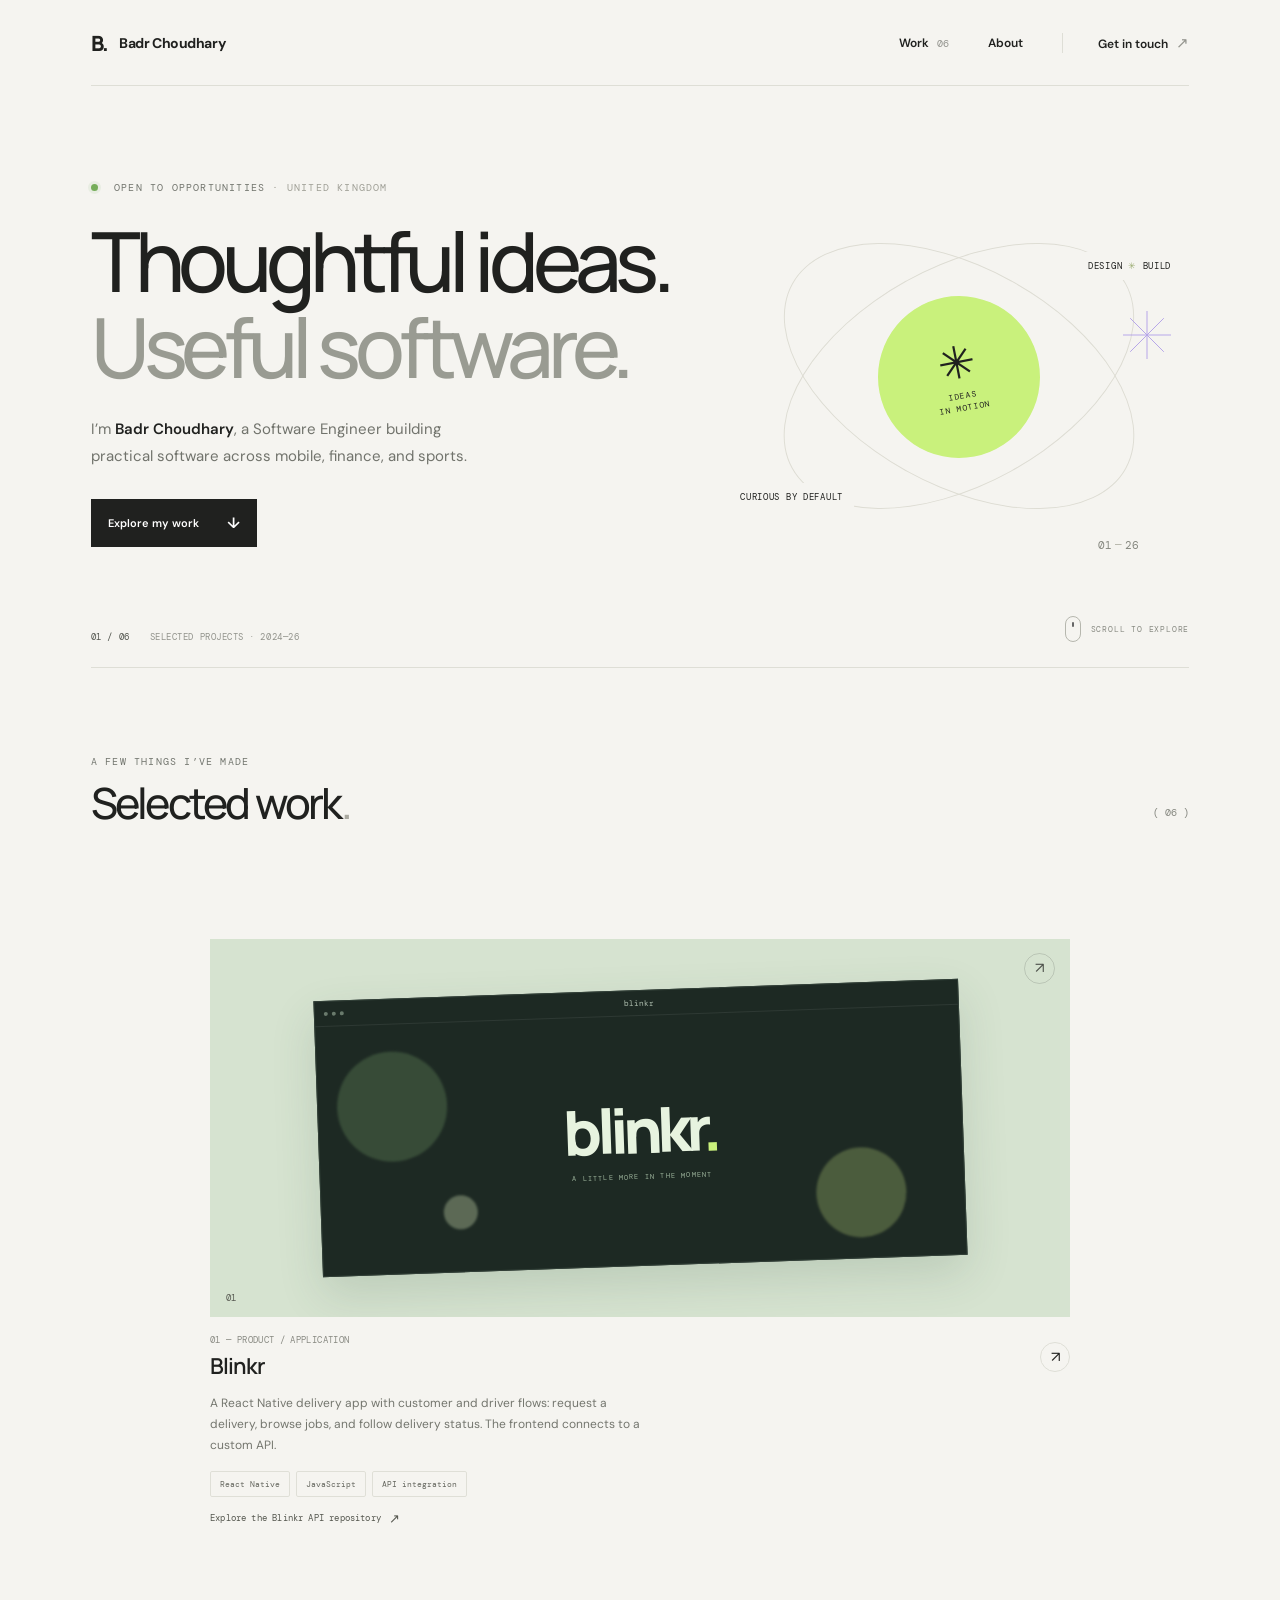
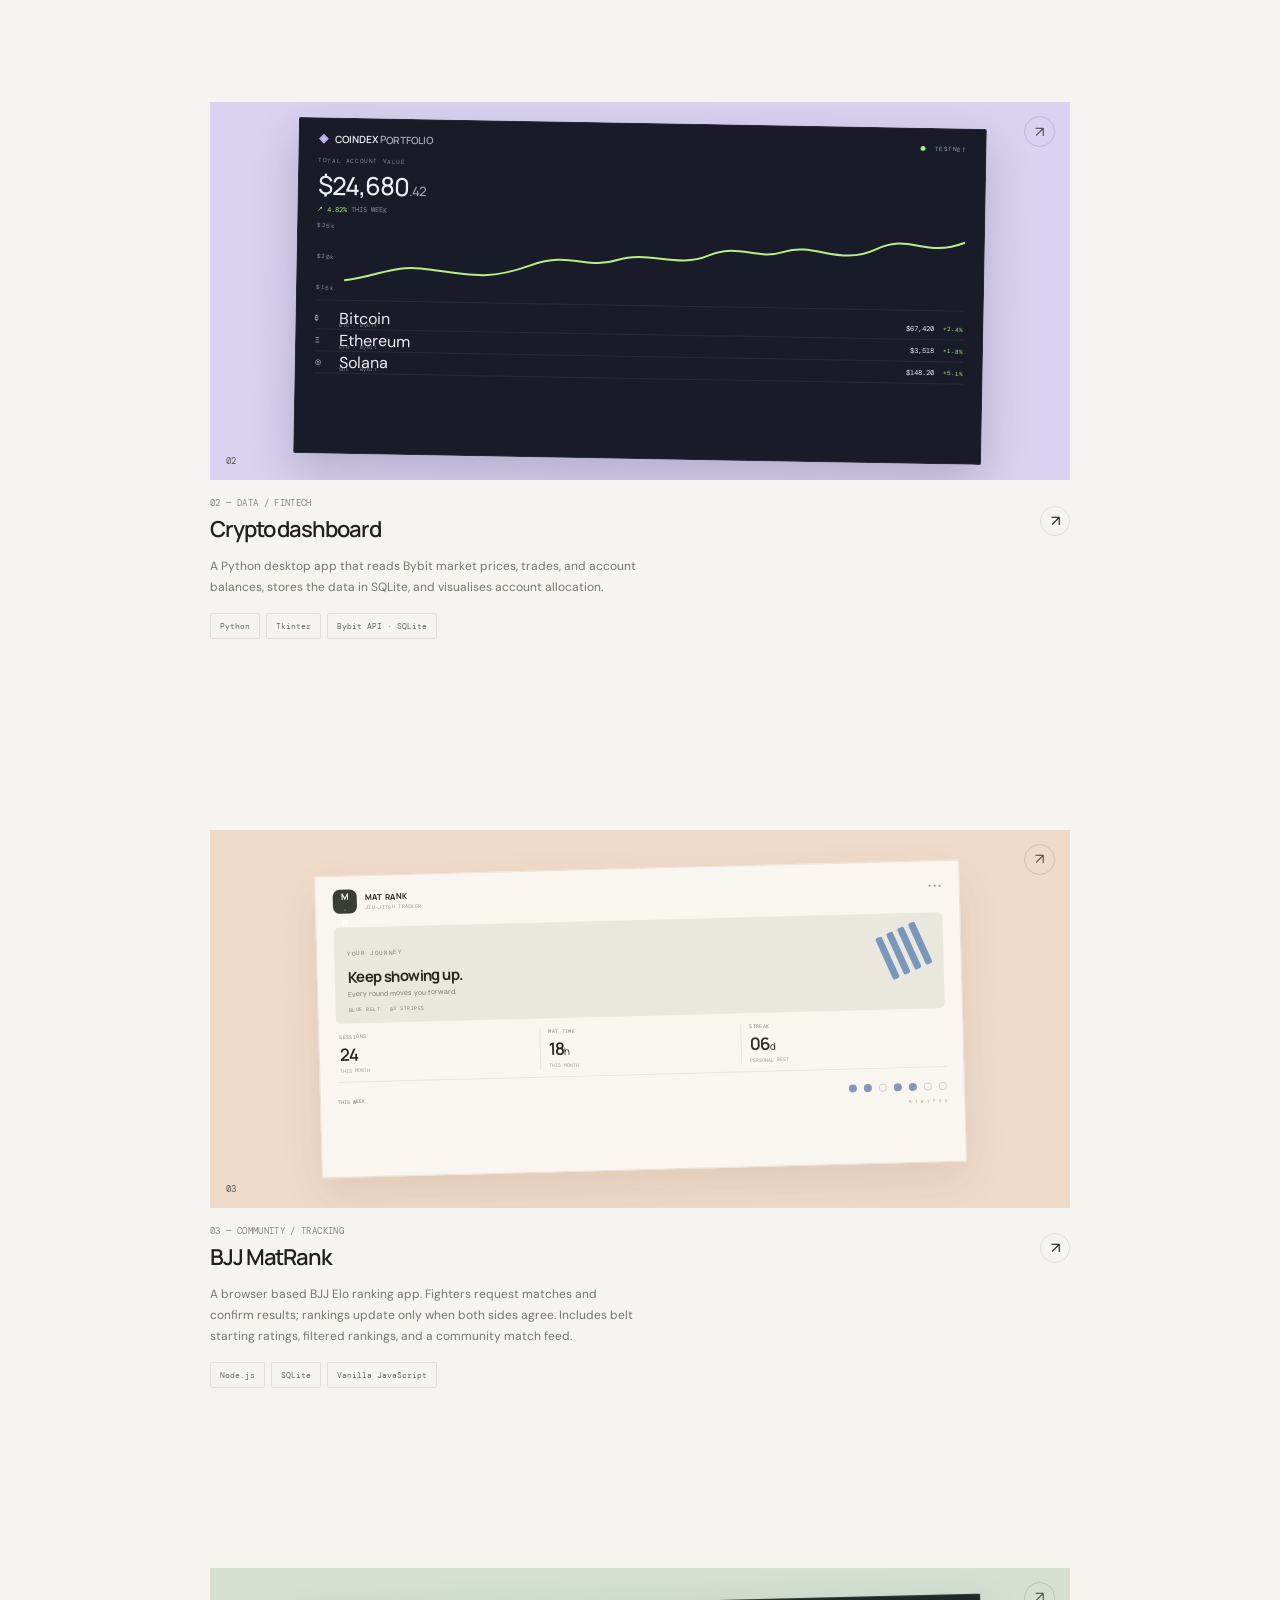
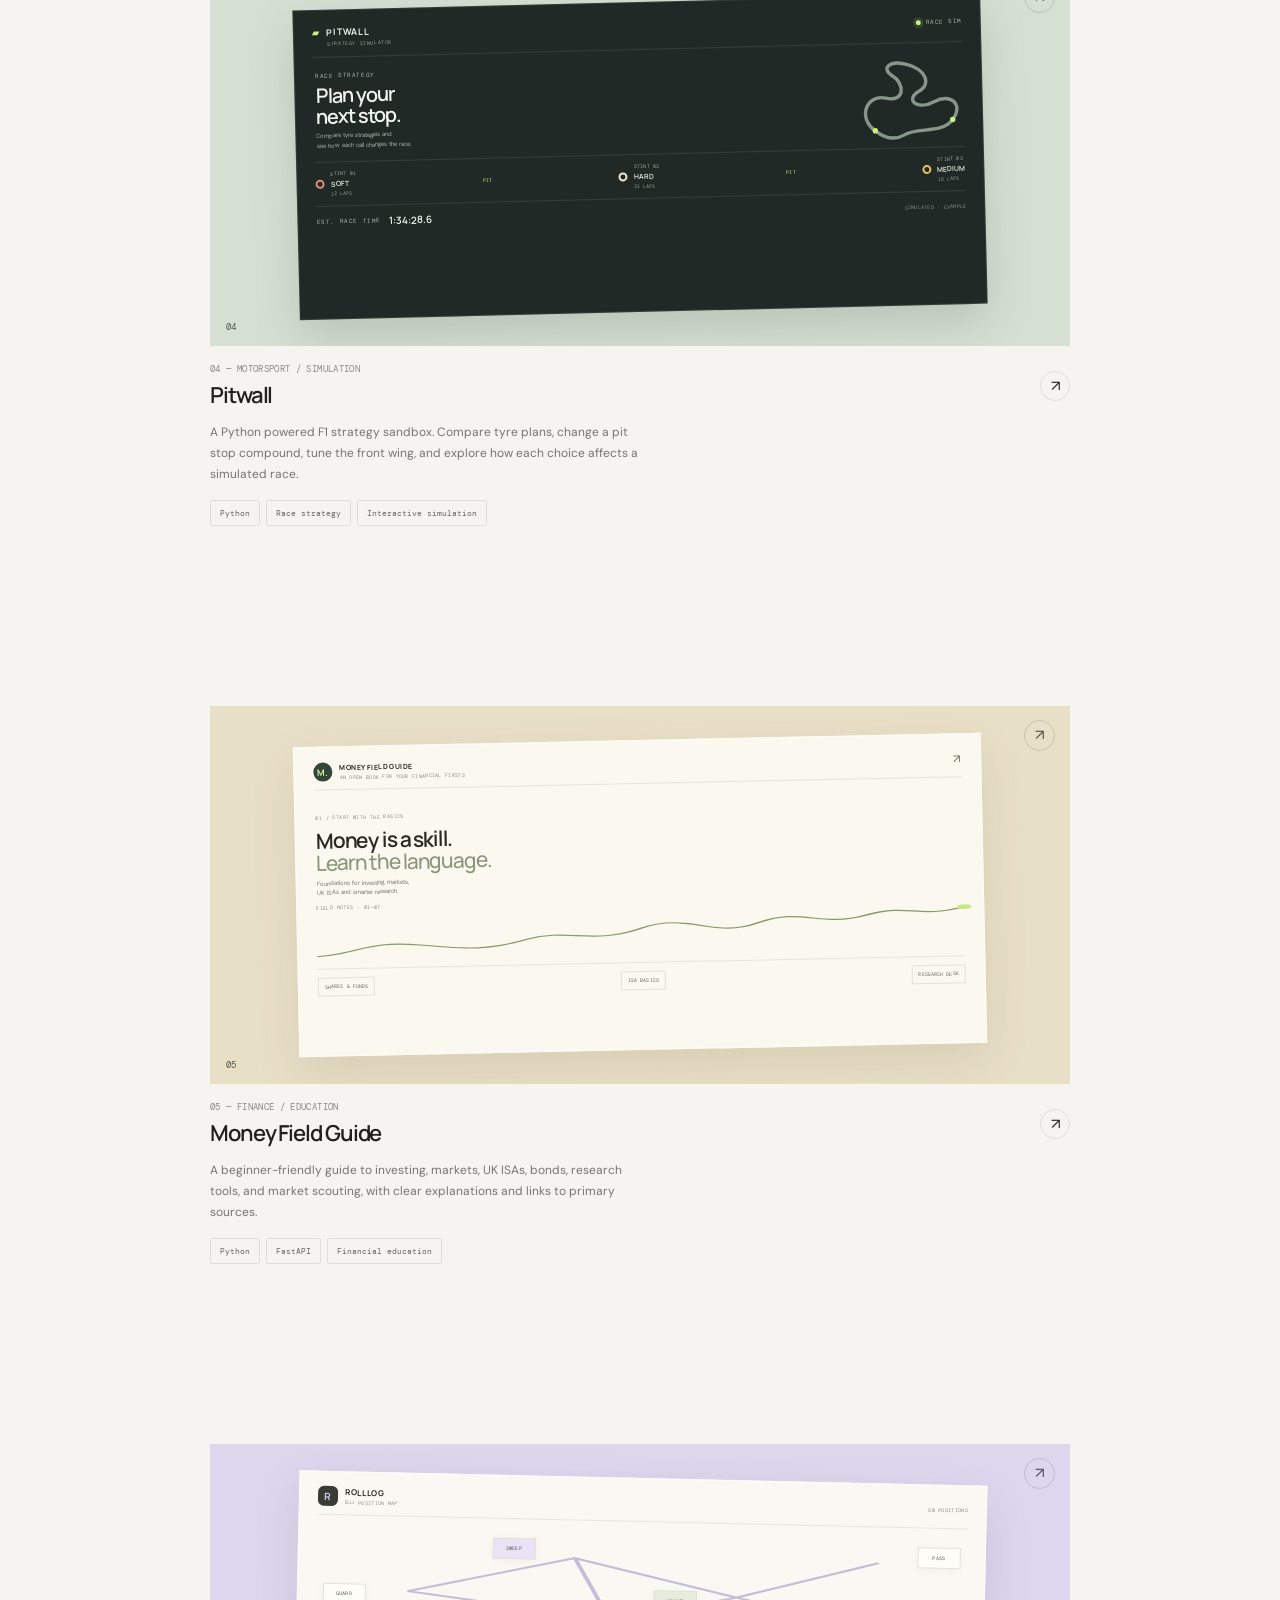
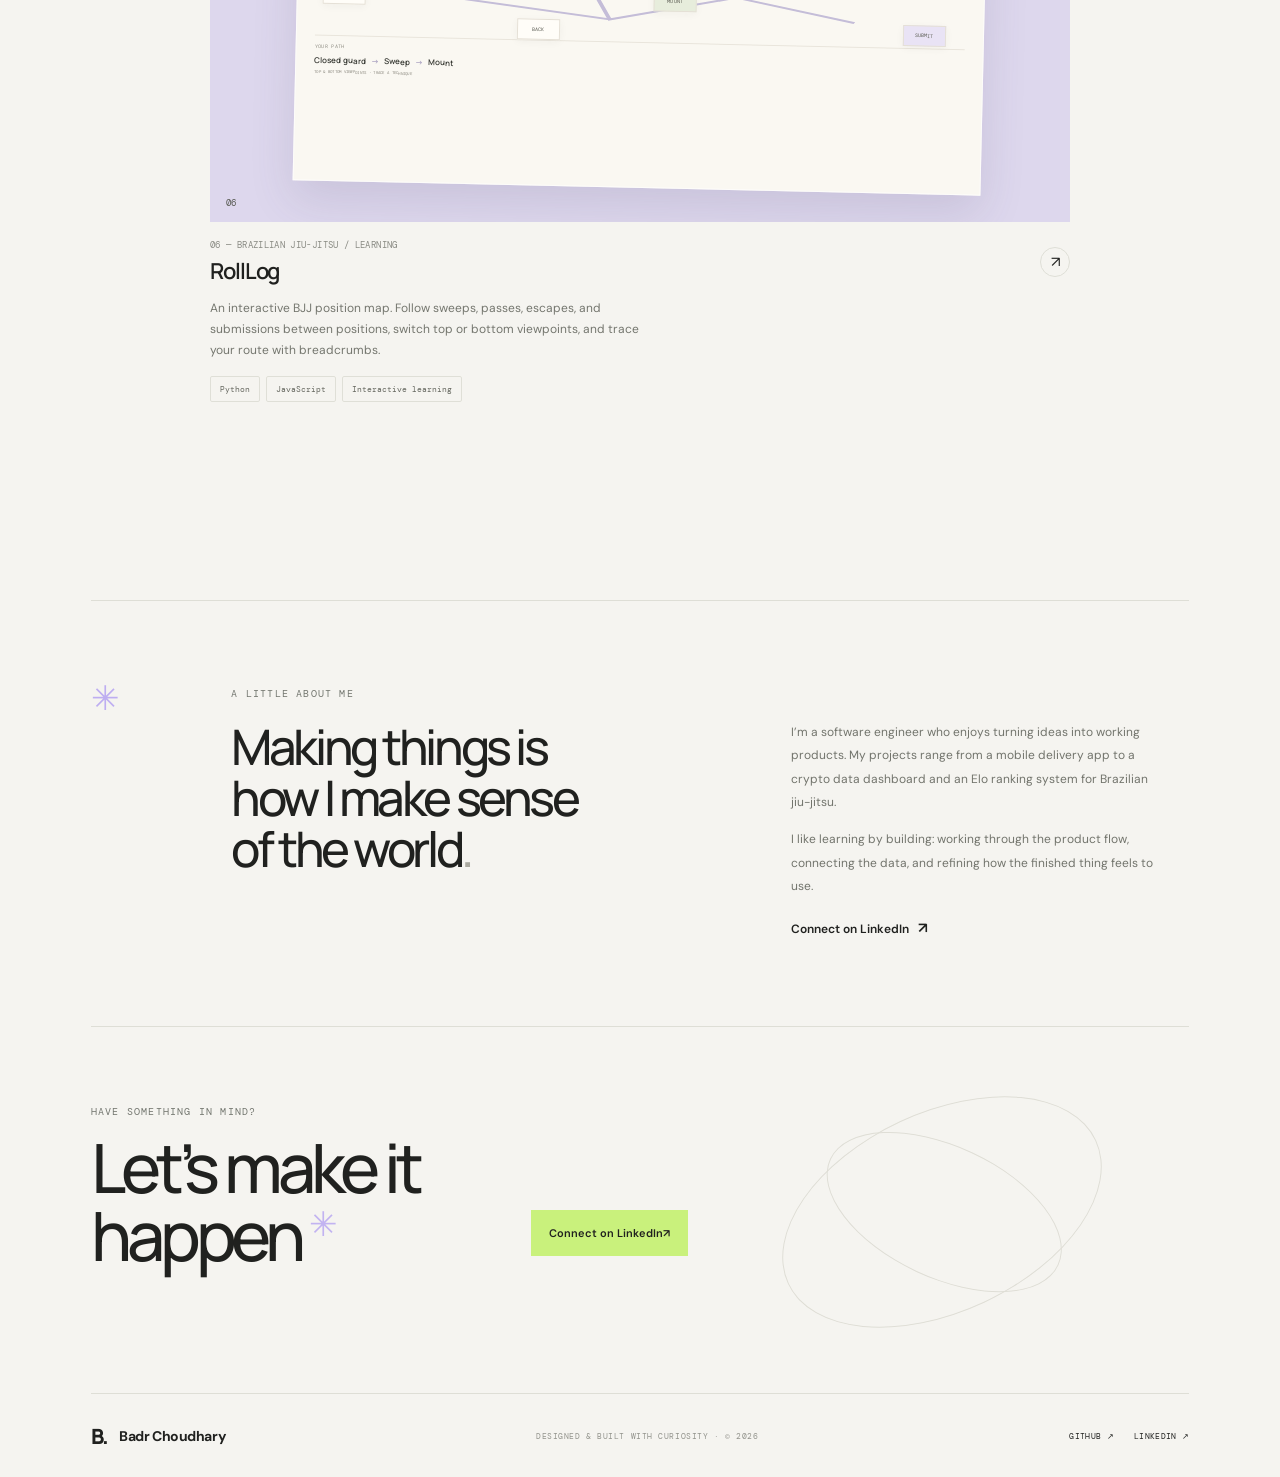
<file: index.html>
<!doctype html>
<html lang="en">
  <head>
    <meta charset="UTF-8" />
    <meta name="viewport" content="width=device-width, initial-scale=1.0" />
    <meta name="theme-color" content="#f5f4f0" />
    <meta name="description" content="Software engineering portfolio of Badr Choudhary, featuring Blinkr, Crypto Dashboard, BJJ MatRank, Pitwall, Money Field Guide, and RollLog." />
    <meta property="og:title" content="Badr Choudhary — Software Engineer" />
    <meta property="og:description" content="Selected software projects in mobile, fintech, and Brazilian jiu-jitsu." />
    <meta property="og:type" content="website" />
    <title>Badr Choudhary — Software Engineer</title>
    <link rel="preconnect" href="https://fonts.googleapis.com" />
    <link rel="preconnect" href="https://fonts.gstatic.com" crossorigin />
    <link href="https://fonts.googleapis.com/css2?family=DM+Mono:wght@400;500&family=DM+Sans:wght@400;500;600;700&family=Manrope:wght@400;500;600;700;800&display=swap" rel="stylesheet" />
    <link rel="stylesheet" href="styles.css?v=cards-20260926" />
    <script src="script.js" defer></script>
  </head>
  <body>
    <div class="site-shell">
      <header class="topbar">
        <a class="wordmark" href="#top" aria-label="Badr Choudhary portfolio home"><span class="wordmark-mark">B.</span> <span data-name>Badr Choudhary</span></a>
        <nav class="desktop-nav" aria-label="Main navigation">
          <a href="#work">Work <span>06</span></a>
          <a href="#about">About</a>
          <a class="nav-contact" href="https://www.linkedin.com/in/badr-choudhary/" target="_blank" rel="noreferrer">Get in touch <span aria-hidden="true">↗</span></a>
        </nav>
        <button class="menu-toggle" aria-label="Open navigation" aria-expanded="false"><span></span><span></span></button>
      </header>

      <main id="top">
        <section class="hero">
          <div class="hero-copy">
            <p class="eyebrow"><span class="status-dot"></span> OPEN TO OPPORTUNITIES <span class="eyebrow-location">· UNITED KINGDOM</span></p>
            <h1>Thoughtful ideas.<br /><span>Useful software.</span></h1>
            <p class="hero-intro">I’m <strong>Badr Choudhary</strong>, a <span data-role>Software Engineer</span> building practical software across mobile, finance, and sports.</p>
            <div class="hero-actions"><a class="button button-dark" href="#work">Explore my work <span>↓</span></a></div>
            <div class="hero-footnote"><span class="mono">01 / 06</span><span>SELECTED PROJECTS · 2024—26</span></div>
          </div>
          <div class="hero-art" aria-label="Abstract portfolio illustration">
            <div class="orbit orbit-one"></div><div class="orbit orbit-two"></div>
            <div class="art-core"><span class="core-star">✳</span><span class="core-label">IDEAS<br />IN MOTION</span></div>
            <span class="art-tag tag-top">DESIGN <i>✳</i> BUILD</span><span class="art-tag tag-bottom">CURIOUS BY DEFAULT</span>
            <div class="art-number">01<span>—</span>26</div>
            <svg class="art-spark" viewBox="0 0 80 80" aria-hidden="true"><path d="M40 0v80M0 40h80M12 12l56 56M68 12 12 68" /></svg>
          </div>
          <a class="scroll-cue" href="#work" aria-label="Scroll to selected work"><span></span> SCROLL TO EXPLORE</a>
        </section>

        <section class="work-section" id="work">
          <div class="section-heading"><div><p class="eyebrow">A FEW THINGS I’VE MADE</p><h2>Selected work<span class="heading-period">.</span></h2></div><span class="section-count mono">( 06 )</span></div>
          <div class="project-grid">
            <article class="project-card project-blinkr">
              <a class="project-visual blinkr-visual" data-repo="blinkr" href="#" target="_blank" rel="noreferrer" aria-label="View Blinkr on GitHub">
                <div class="blinkr-window"><div class="window-bar"><i></i><i></i><i></i><span>blinkr</span></div><div class="blinkr-content"><span class="blinkr-orb orb-a"></span><span class="blinkr-orb orb-b"></span><span class="blinkr-orb orb-c"></span><div class="blinkr-word">blinkr<span>.</span></div><span class="visual-caption">A LITTLE MORE IN THE MOMENT</span></div></div>
                <span class="visual-arrow">↗</span><span class="project-index mono">01</span>
              </a>
              <div class="project-meta"><div><p class="project-type">01 — PRODUCT / APPLICATION</p><h3>Blinkr</h3></div><a class="project-open" data-repo="blinkr" href="#" target="_blank" rel="noreferrer" aria-label="Open Blinkr repository">↗</a></div>
              <p class="project-desc">A React Native delivery app with customer and driver flows: request a delivery, browse jobs, and follow delivery status. The frontend connects to a custom API.</p>
              <div class="tag-list"><span>React Native</span><span>JavaScript</span><span>API integration</span></div>
              <a class="project-repo-link" data-repo="blinkr-api" href="#" target="_blank" rel="noreferrer">Explore the Blinkr API repository <span>↗</span></a>
            </article>

            <article class="project-card project-crypto">
              <a class="project-visual crypto-visual" data-repo="crypto-dashboard" href="#" target="_blank" rel="noreferrer" aria-label="View the Crypto Dashboard project on GitHub">
                <div class="crypto-window" aria-hidden="true"><div class="crypto-top"><span class="crypto-brand"><b>◈</b> COINDEX <span>PORTFOLIO</span></span><span class="live-label"><i></i> TESTNET</span></div><div class="crypto-total"><span>TOTAL ACCOUNT VALUE</span><strong>$24,680<small>.42</small></strong><em>↗ 4.82% <span>THIS WEEK</span></em></div><div class="chart-wrap"><div class="chart-labels"><span>$25k</span><span>$20k</span><span>$15k</span></div><svg class="line-chart" viewBox="0 0 300 90" preserveAspectRatio="none"><defs><linearGradient id="portfolio-area" x1="0" x2="0" y1="0" y2="1"><stop offset="0" stop-color="#b9ee86" stop-opacity=".28"/><stop offset="1" stop-color="#b9ee86" stop-opacity="0"/></linearGradient></defs><path class="chart-area" d="M0 72 C18 66 22 49 42 56 S71 68 90 48 117 53 132 39 161 49 176 31 199 37 213 24 240 42 257 19 280 30 300 8 V90 H0Z" fill="url(#portfolio-area)"/><path class="chart-line" d="M0 72 C18 66 22 49 42 56 S71 68 90 48 117 53 132 39 161 49 176 31 199 37 213 24 240 42 257 19 280 30 300 8"/></svg></div><div class="crypto-coins"><div><b>₿</b><span>Bitcoin</span><small>BTC · Bybit</small><em>$67,420 <i>+2.4%</i></em></div><div><b>Ξ</b><span>Ethereum</span><small>ETH · Bybit</small><em>$3,518 <i>+1.8%</i></em></div><div><b>◎</b><span>Solana</span><small>SOL · Bybit</small><em>$148.20 <i>+5.1%</i></em></div></div></div>
                <span class="visual-arrow">↗</span><span class="project-index mono">02</span>
              </a>
              <div class="project-meta"><div><p class="project-type">02 — DATA / FINTECH</p><h3>Crypto dashboard</h3></div><a class="project-open" data-repo="crypto-dashboard" href="#" target="_blank" rel="noreferrer" aria-label="Open crypto dashboard repository">↗</a></div>
              <p class="project-desc">A Python desktop app that reads Bybit market prices, trades, and account balances, stores the data in SQLite, and visualises account allocation.</p>
              <div class="tag-list"><span>Python</span><span>Tkinter</span><span>Bybit API · SQLite</span></div>
            </article>

            <article class="project-card project-matrank">
              <a class="project-visual matrank-visual" data-repo="bjj-matrank" href="#" target="_blank" rel="noreferrer" aria-label="View BJJ MatRank on GitHub">
                <div class="matrank-window"><div class="matrank-top"><div class="rank-logo">M<span>·</span>R</div><span>MAT RANK <small>JIU-JITSU TRACKER</small></span><b>•••</b></div><div class="belt-card"><div><span class="belt-label">YOUR JOURNEY</span><h4>Keep showing up.</h4><p>Every round moves you forward.</p></div><div class="belt-mark"><i></i><i></i><i></i><i></i></div><span class="belt-value">BLUE BELT <b>03 STRIPES</b></span></div><div class="rank-stats"><div><span>SESSIONS</span><b>24</b><small>THIS MONTH</small></div><div><span>MAT TIME</span><b>18<span>h</span></b><small>THIS MONTH</small></div><div><span>STREAK</span><b>06<span>d</span></b><small>PERSONAL BEST</small></div></div><div class="week-row"><span>THIS WEEK</span><i class="active"></i><i class="active"></i><i></i><i class="active"></i><i class="active"></i><i></i><i></i><small>M&nbsp; T&nbsp; W&nbsp; T&nbsp; F&nbsp; S&nbsp; S</small></div></div>
                <span class="visual-arrow">↗</span><span class="project-index mono">03</span>
              </a>
              <div class="project-meta"><div><p class="project-type">03 — COMMUNITY / TRACKING</p><h3>BJJ MatRank</h3></div><a class="project-open" data-repo="bjj-matrank" href="#" target="_blank" rel="noreferrer" aria-label="Open BJJ MatRank repository">↗</a></div>
              <p class="project-desc">A browser based BJJ Elo ranking app. Fighters request matches and confirm results; rankings update only when both sides agree. Includes belt starting ratings, filtered rankings, and a community match feed.</p>
              <div class="tag-list"><span>Node.js</span><span>SQLite</span><span>Vanilla JavaScript</span></div>
            </article>

            <article class="project-card project-pitwall">
              <a class="project-visual pitwall-visual" data-repo="pitwall" href="#" target="_blank" rel="noreferrer" aria-label="View Pitwall F1 strategy simulator on GitHub">
                <div class="pitwall-window"><div class="pitwall-top"><span class="pitwall-brand"><i>▰</i> PITWALL <small>STRATEGY SIMULATOR</small></span><span class="pitwall-live"><i></i> RACE SIM</span></div><div class="pitwall-summary"><div><span>RACE STRATEGY</span><strong>Plan your<br />next stop.</strong><small>Compare tyre strategies and<br />see how each call changes the race.</small></div><div class="pitwall-track"><svg viewBox="0 0 160 130" aria-hidden="true"><path d="M31 109 C5 90 18 54 48 61 C77 68 76 39 58 28 C41 17 54 4 81 12 C108 20 116 42 97 52 C75 64 94 81 119 68 C144 55 163 73 146 95 C129 117 94 104 74 116 C58 125 42 118 31 109Z"/><circle cx="31" cy="109" r="4"/><circle cx="146" cy="95" r="4"/></svg></div></div><div class="pitwall-stints"><div><i class="tyre tyre-soft"></i><span>STINT 01</span><b>SOFT</b><small>12 LAPS</small></div><span class="pit-stop">PIT</span><div><i class="tyre tyre-hard"></i><span>STINT 02</span><b>HARD</b><small>31 LAPS</small></div><span class="pit-stop">PIT</span><div><i class="tyre tyre-medium"></i><span>STINT 03</span><b>MEDIUM</b><small>15 LAPS</small></div></div><div class="pitwall-foot"><span>EST. RACE TIME</span><b>1:34:28.6</b><em>SIMULATED · EXAMPLE</em></div></div>
                <span class="visual-arrow">↗</span><span class="project-index mono">04</span>
              </a>
              <div class="project-meta"><div><p class="project-type">04 — MOTORSPORT / SIMULATION</p><h3>Pitwall</h3></div><a class="project-open" data-repo="pitwall" href="#" target="_blank" rel="noreferrer" aria-label="Open Pitwall repository">↗</a></div>
              <p class="project-desc">A Python powered F1 strategy sandbox. Compare tyre plans, change a pit stop compound, tune the front wing, and explore how each choice affects a simulated race.</p>
              <div class="tag-list"><span>Python</span><span>Race strategy</span><span>Interactive simulation</span></div>
            </article>

            <article class="project-card project-money-guide">
              <a class="project-visual money-visual" href="https://badrc15.github.io/money-field-guide/" target="_blank" rel="noreferrer" aria-label="Open Money Field Guide website">
                <div class="money-window" aria-hidden="true"><div class="money-top"><span class="money-mark">M.</span><span>MONEY FIELD GUIDE <small>AN OPEN BOOK FOR YOUR FINANCIAL FIRSTS</small></span><b>↗</b></div><div class="money-copy"><span>01 / START WITH THE BASICS</span><strong>Money is a skill.<br /><i>Learn the language.</i></strong><small>Foundations for investing, markets,<br />UK ISAs and smarter research.</small></div><div class="money-chart"><span>FIELD NOTES · 01—07</span><svg viewBox="0 0 360 80" preserveAspectRatio="none"><path d="M0 65 C25 60 28 40 57 49 S95 60 117 43 153 55 180 29 220 49 245 24 279 34 305 15 332 23 360 4"/><circle cx="360" cy="4" r="4"/></svg></div><div class="money-topics"><span>SHARES & FUNDS</span><span>ISA BASICS</span><span>RESEARCH DESK</span></div></div>
                <span class="visual-arrow">↗</span><span class="project-index mono">05</span>
              </a>
              <div class="project-meta"><div><p class="project-type">05 — FINANCE / EDUCATION</p><h3><a class="project-title-link" href="https://badrc15.github.io/money-field-guide/" target="_blank" rel="noreferrer">Money Field Guide</a></h3></div><a class="project-open" href="https://badrc15.github.io/money-field-guide/" target="_blank" rel="noreferrer" aria-label="Open Money Field Guide website">↗</a></div>
              <p class="project-desc">A beginner-friendly guide to investing, markets, UK ISAs, bonds, research tools, and market scouting, with clear explanations and links to primary sources.</p>
              <div class="tag-list"><span>Python</span><span>FastAPI</span><span>Financial education</span></div>
            </article>

            <article class="project-card project-rolllog">
              <a class="project-visual rolllog-visual" href="https://badrc15.github.io/rolllog/" target="_blank" rel="noreferrer" aria-label="Open RollLog website">
                <div class="rolllog-window" aria-hidden="true"><div class="rolllog-top"><span class="rolllog-mark">R</span><span>ROLLLOG <small>BJJ POSITION MAP</small></span><b>50 POSITIONS</b></div><div class="rolllog-map"><svg viewBox="0 0 340 130" preserveAspectRatio="none"><path d="M48 78 L135 36 L220 77 L294 34 M135 36 L154 105 L220 77 L282 103"/><path d="M48 78 L154 105"/></svg><span class="map-node node-a">GUARD</span><span class="map-node node-b">SWEEP</span><span class="map-node node-c">MOUNT</span><span class="map-node node-d">PASS</span><span class="map-node node-e">BACK</span><span class="map-node node-f">SUBMIT</span></div><div class="rolllog-path"><span>YOUR PATH</span><b>Closed guard <i>→</i> Sweep <i>→</i> Mount</b><small>TOP & BOTTOM VIEWPOINTS · TRACE A TECHNIQUE</small></div></div>
                <span class="visual-arrow">↗</span><span class="project-index mono">06</span>
              </a>
              <div class="project-meta"><div><p class="project-type">06 — BRAZILIAN JIU-JITSU / LEARNING</p><h3><a class="project-title-link" href="https://badrc15.github.io/rolllog/" target="_blank" rel="noreferrer">RollLog</a></h3></div><a class="project-open" href="https://badrc15.github.io/rolllog/" target="_blank" rel="noreferrer" aria-label="Open RollLog website">↗</a></div>
              <p class="project-desc">An interactive BJJ position map. Follow sweeps, passes, escapes, and submissions between positions, switch top or bottom viewpoints, and trace your route with breadcrumbs.</p>
              <div class="tag-list"><span>Python</span><span>JavaScript</span><span>Interactive learning</span></div>
            </article>
          </div>
        </section>

        <section class="about-section" id="about"><div class="about-symbol">✳</div><div class="about-copy"><p class="eyebrow">A LITTLE ABOUT ME</p><h2>Making things is<br />how I make sense<br />of the world<span class="heading-period">.</span></h2></div><div class="about-detail"><p>I’m a software engineer who enjoys turning ideas into working products. My projects range from a mobile delivery app to a crypto data dashboard and an Elo ranking system for Brazilian jiu-jitsu.</p><p>I like learning by building: working through the product flow, connecting the data, and refining how the finished thing feels to use.</p><a class="text-link" data-social="linkedin" href="https://www.linkedin.com/in/badr-choudhary/" target="_blank" rel="noreferrer">Connect on LinkedIn <span>↗</span></a></div></section>

        <section class="contact-section" id="contact"><p class="eyebrow">HAVE SOMETHING IN MIND?</p><h2>Let’s make it<br />happen<span class="contact-spark">✳</span></h2><a class="contact-button" href="https://www.linkedin.com/in/badr-choudhary/" target="_blank" rel="noreferrer">Connect on LinkedIn <span>↗</span></a><div class="contact-orbit"></div></section>
      </main>

      <footer class="footer"><a class="wordmark" href="#top"><span class="wordmark-mark">B.</span> <span data-name>Badr Choudhary</span></a><span class="footer-note">DESIGNED & BUILT WITH CURIOSITY · © <span id="year">2026</span></span><div class="footer-links"><a data-social="github" href="https://github.com/badrc15" target="_blank" rel="noreferrer">GITHUB ↗</a><a data-social="linkedin" href="https://www.linkedin.com/in/badr-choudhary/" target="_blank" rel="noreferrer">LINKEDIN ↗</a></div></footer>
    </div>
  </body>
</html>
</file>
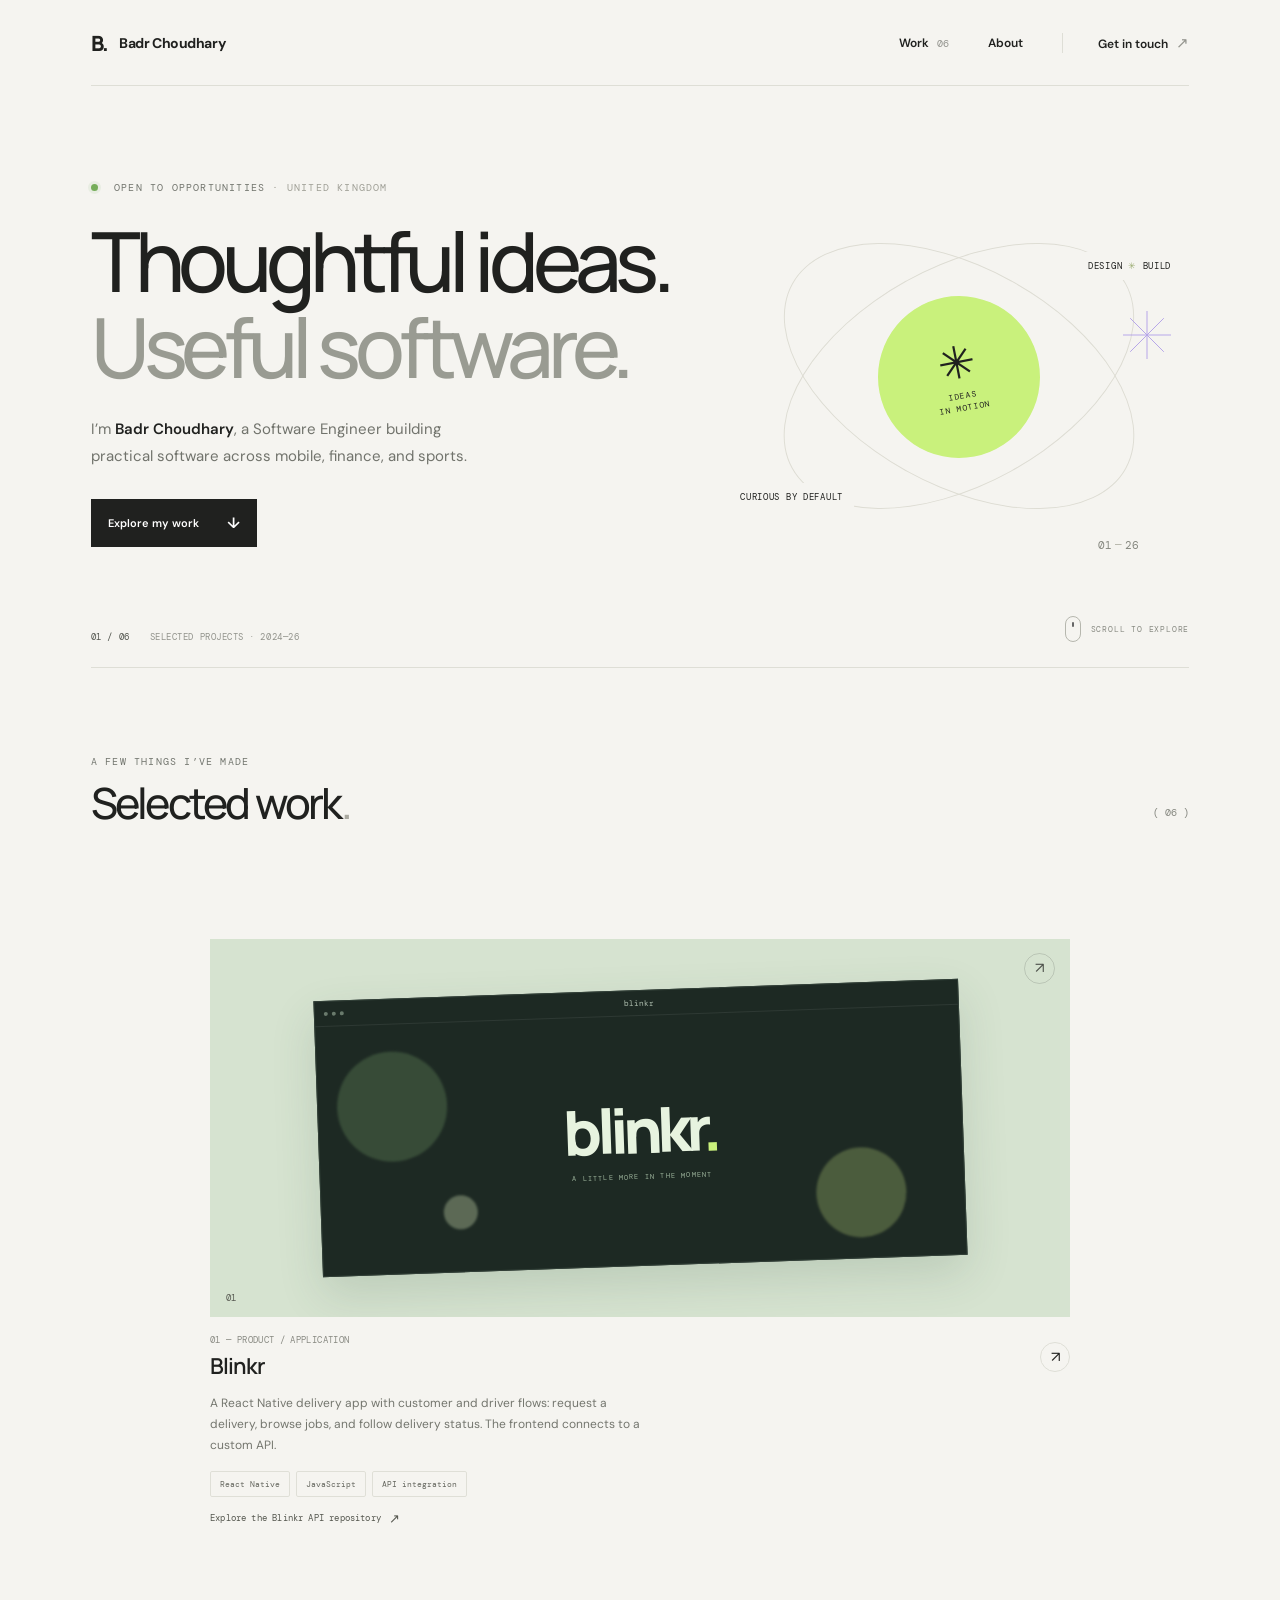
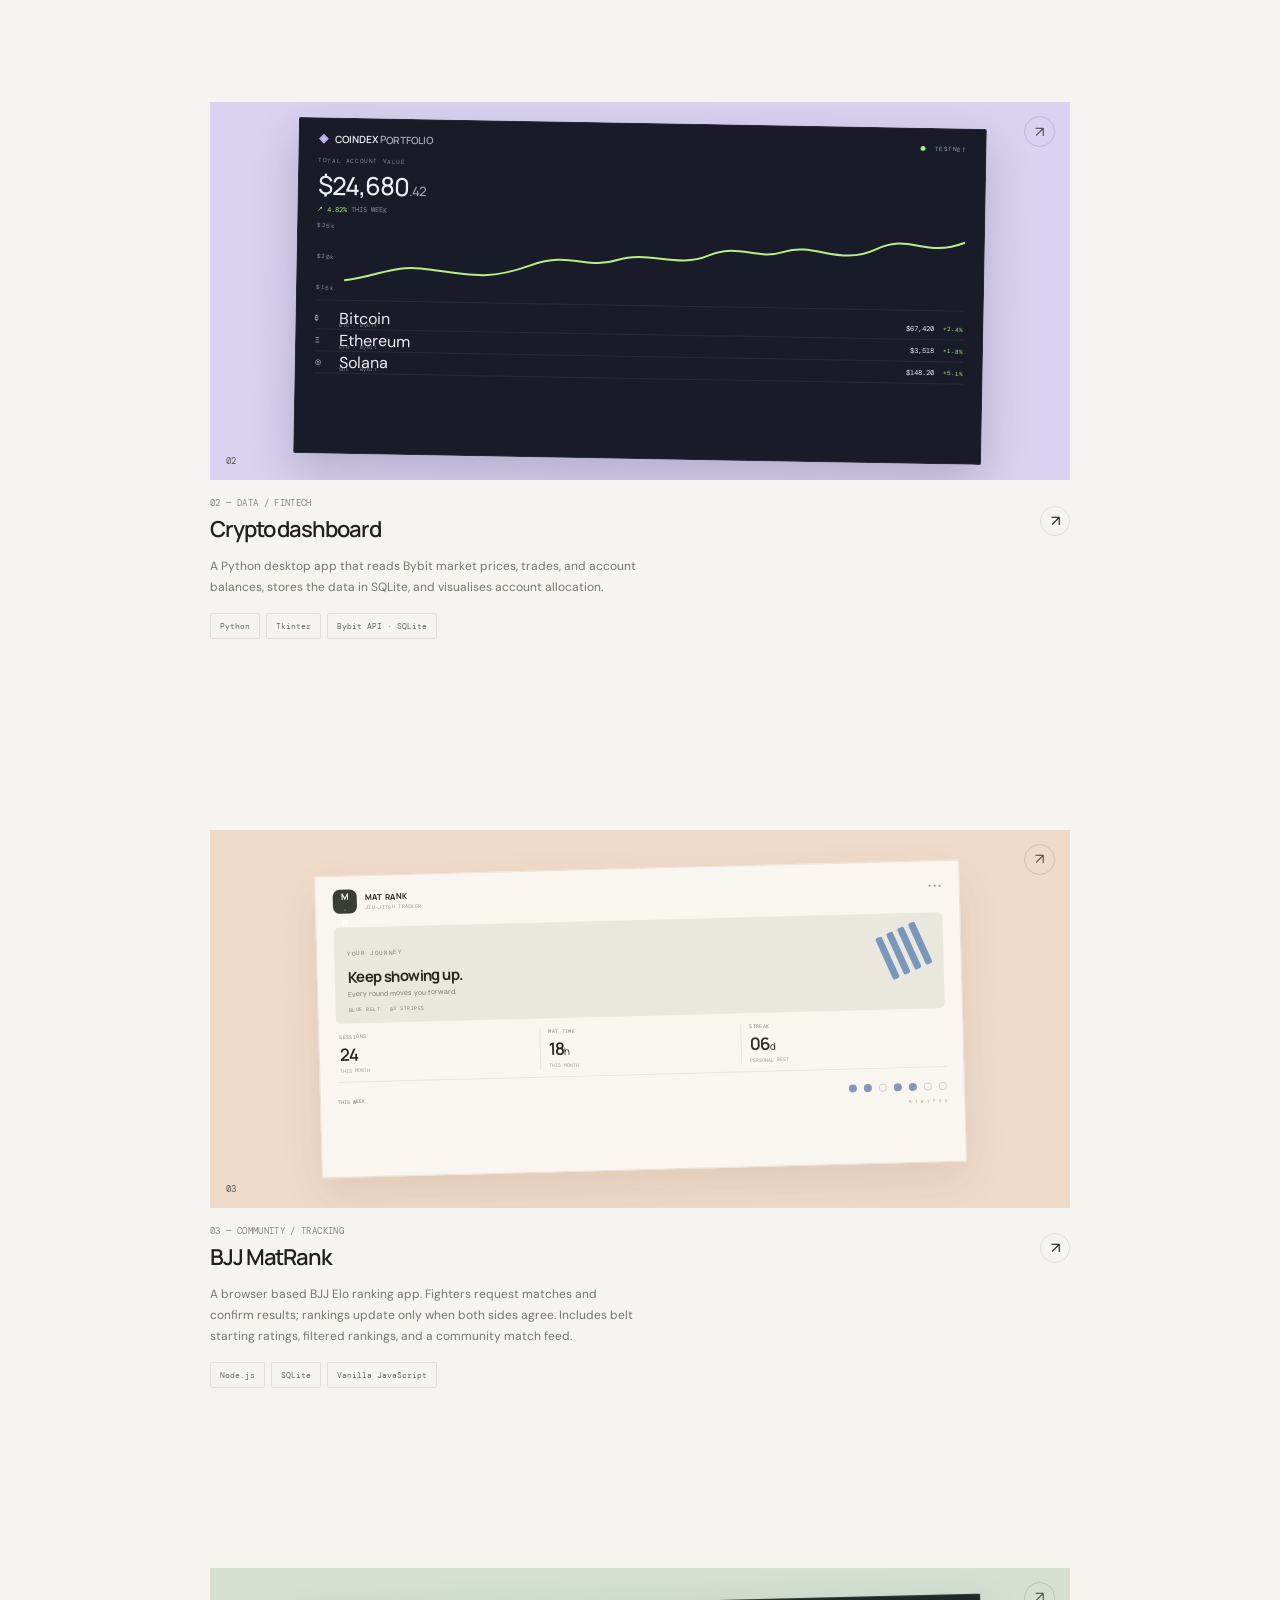
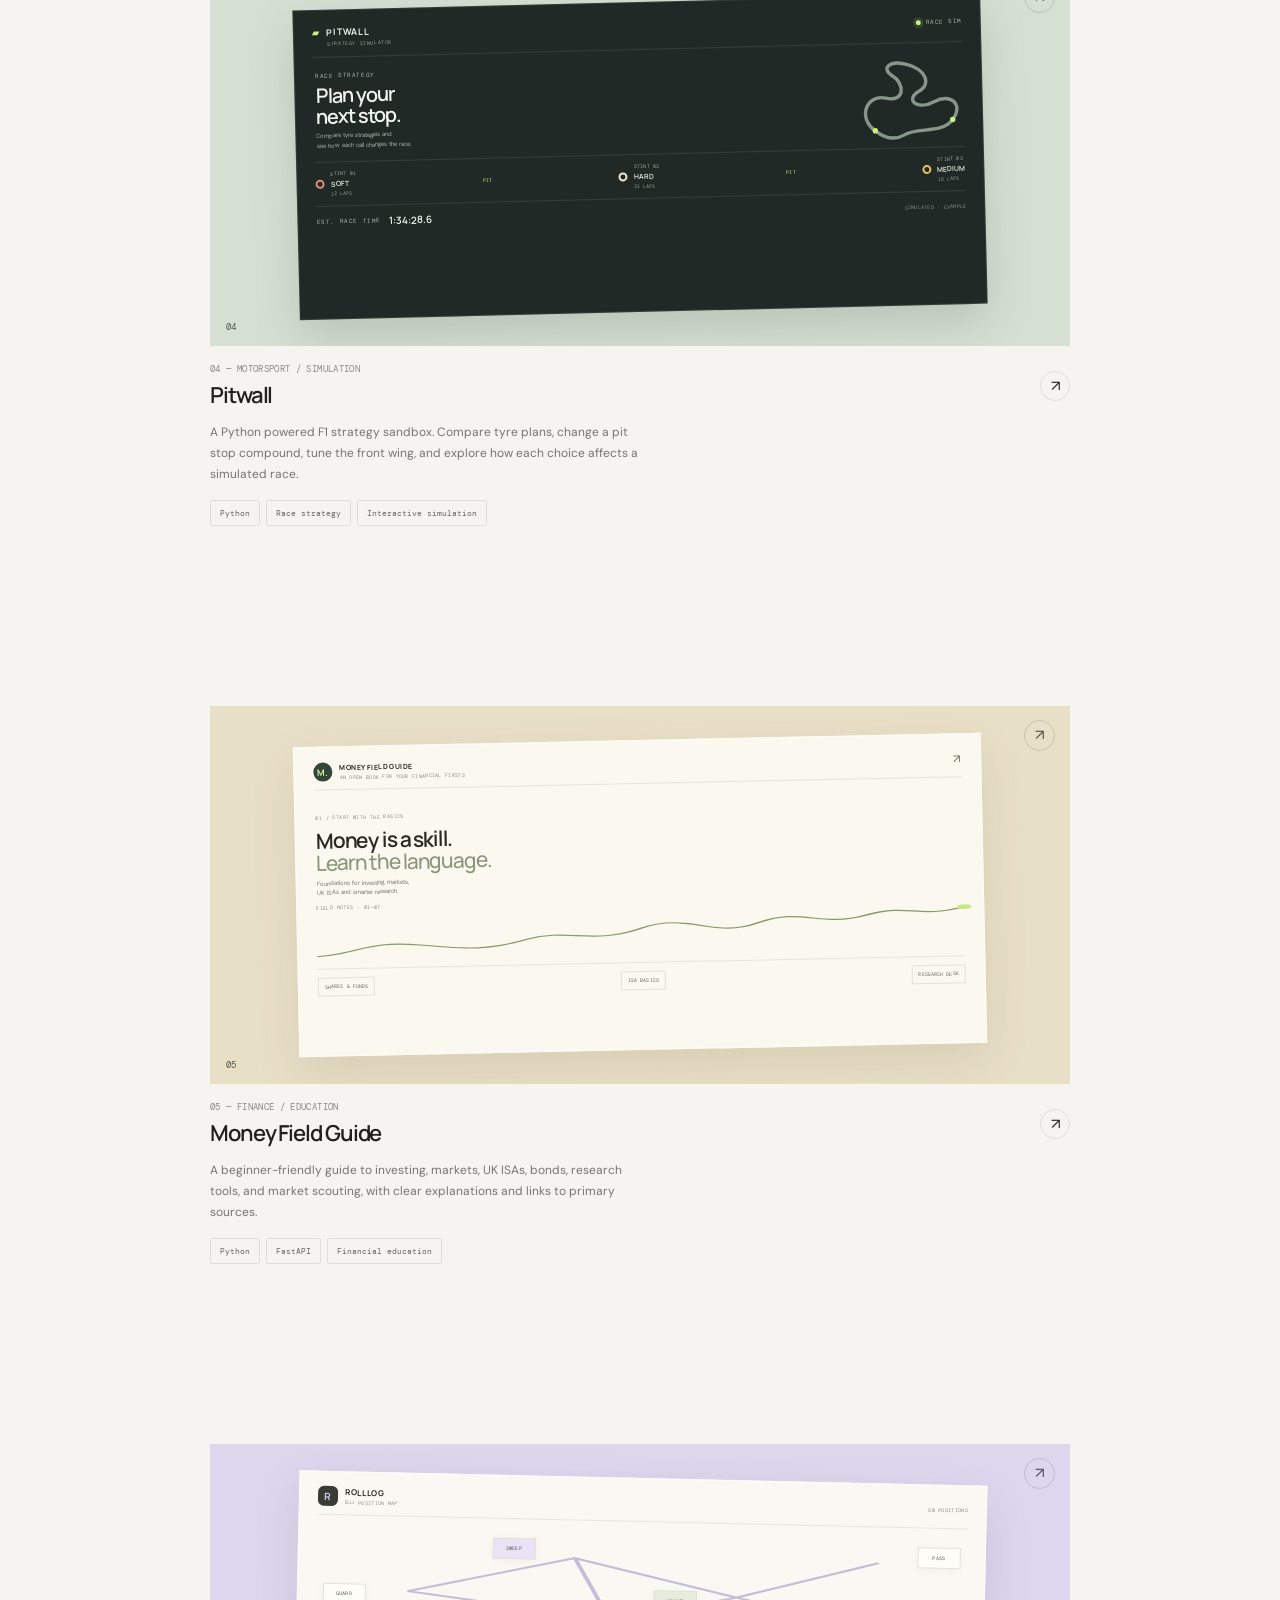
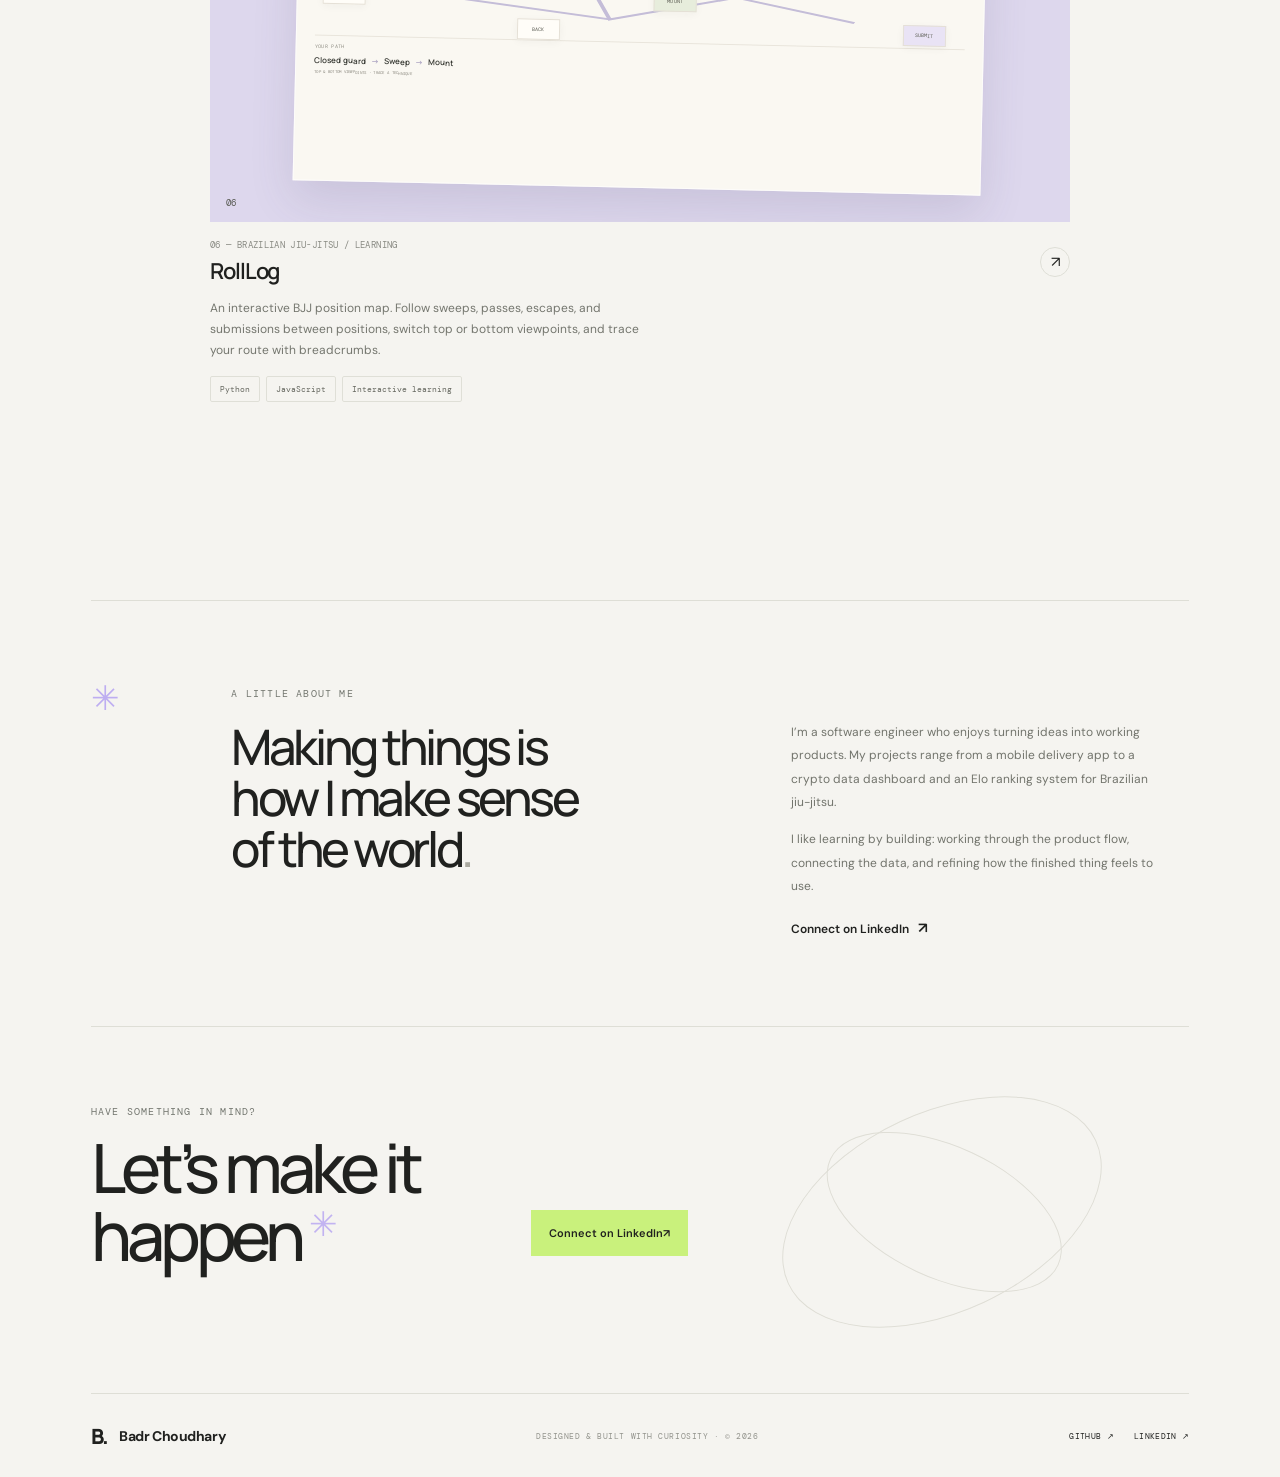
<file: docs/index.html>
<!doctype html>
<html lang="en">
  <head>
    <meta charset="UTF-8" />
    <meta name="viewport" content="width=device-width, initial-scale=1.0" />
    <meta name="theme-color" content="#f5f4f0" />
    <meta name="description" content="Software engineering portfolio of Badr Choudhary, featuring Blinkr, Crypto Dashboard, BJJ MatRank, Pitwall, Money Field Guide, and RollLog." />
    <meta property="og:title" content="Badr Choudhary — Software Engineer" />
    <meta property="og:description" content="Selected software projects in mobile, fintech, and Brazilian jiu-jitsu." />
    <meta property="og:type" content="website" />
    <title>Badr Choudhary — Software Engineer</title>
    <link rel="preconnect" href="https://fonts.googleapis.com" />
    <link rel="preconnect" href="https://fonts.gstatic.com" crossorigin />
    <link href="https://fonts.googleapis.com/css2?family=DM+Mono:wght@400;500&family=DM+Sans:wght@400;500;600;700&family=Manrope:wght@400;500;600;700;800&display=swap" rel="stylesheet" />
    <link rel="stylesheet" href="styles.css?v=cards-20260926" />
    <script src="script.js" defer></script>
  </head>
  <body>
    <div class="site-shell">
      <header class="topbar">
        <a class="wordmark" href="#top" aria-label="Badr Choudhary portfolio home"><span class="wordmark-mark">B.</span> <span data-name>Badr Choudhary</span></a>
        <nav class="desktop-nav" aria-label="Main navigation">
          <a href="#work">Work <span>06</span></a>
          <a href="#about">About</a>
          <a class="nav-contact" href="https://www.linkedin.com/in/badr-choudhary/" target="_blank" rel="noreferrer">Get in touch <span aria-hidden="true">↗</span></a>
        </nav>
        <button class="menu-toggle" aria-label="Open navigation" aria-expanded="false"><span></span><span></span></button>
      </header>

      <main id="top">
        <section class="hero">
          <div class="hero-copy">
            <p class="eyebrow"><span class="status-dot"></span> OPEN TO OPPORTUNITIES <span class="eyebrow-location">· UNITED KINGDOM</span></p>
            <h1>Thoughtful ideas.<br /><span>Useful software.</span></h1>
            <p class="hero-intro">I’m <strong>Badr Choudhary</strong>, a <span data-role>Software Engineer</span> building practical software across mobile, finance, and sports.</p>
            <div class="hero-actions"><a class="button button-dark" href="#work">Explore my work <span>↓</span></a></div>
            <div class="hero-footnote"><span class="mono">01 / 06</span><span>SELECTED PROJECTS · 2024—26</span></div>
          </div>
          <div class="hero-art" aria-label="Abstract portfolio illustration">
            <div class="orbit orbit-one"></div><div class="orbit orbit-two"></div>
            <div class="art-core"><span class="core-star">✳</span><span class="core-label">IDEAS<br />IN MOTION</span></div>
            <span class="art-tag tag-top">DESIGN <i>✳</i> BUILD</span><span class="art-tag tag-bottom">CURIOUS BY DEFAULT</span>
            <div class="art-number">01<span>—</span>26</div>
            <svg class="art-spark" viewBox="0 0 80 80" aria-hidden="true"><path d="M40 0v80M0 40h80M12 12l56 56M68 12 12 68" /></svg>
          </div>
          <a class="scroll-cue" href="#work" aria-label="Scroll to selected work"><span></span> SCROLL TO EXPLORE</a>
        </section>

        <section class="work-section" id="work">
          <div class="section-heading"><div><p class="eyebrow">A FEW THINGS I’VE MADE</p><h2>Selected work<span class="heading-period">.</span></h2></div><span class="section-count mono">( 06 )</span></div>
          <div class="project-grid">
            <article class="project-card project-blinkr">
              <a class="project-visual blinkr-visual" data-repo="blinkr" href="#" target="_blank" rel="noreferrer" aria-label="View Blinkr on GitHub">
                <div class="blinkr-window"><div class="window-bar"><i></i><i></i><i></i><span>blinkr</span></div><div class="blinkr-content"><span class="blinkr-orb orb-a"></span><span class="blinkr-orb orb-b"></span><span class="blinkr-orb orb-c"></span><div class="blinkr-word">blinkr<span>.</span></div><span class="visual-caption">A LITTLE MORE IN THE MOMENT</span></div></div>
                <span class="visual-arrow">↗</span><span class="project-index mono">01</span>
              </a>
              <div class="project-meta"><div><p class="project-type">01 — PRODUCT / APPLICATION</p><h3>Blinkr</h3></div><a class="project-open" data-repo="blinkr" href="#" target="_blank" rel="noreferrer" aria-label="Open Blinkr repository">↗</a></div>
              <p class="project-desc">A React Native delivery app with customer and driver flows: request a delivery, browse jobs, and follow delivery status. The frontend connects to a custom API.</p>
              <div class="tag-list"><span>React Native</span><span>JavaScript</span><span>API integration</span></div>
              <a class="project-repo-link" data-repo="blinkr-api" href="#" target="_blank" rel="noreferrer">Explore the Blinkr API repository <span>↗</span></a>
            </article>

            <article class="project-card project-crypto">
              <a class="project-visual crypto-visual" data-repo="crypto-dashboard" href="#" target="_blank" rel="noreferrer" aria-label="View the Crypto Dashboard project on GitHub">
                <div class="crypto-window" aria-hidden="true"><div class="crypto-top"><span class="crypto-brand"><b>◈</b> COINDEX <span>PORTFOLIO</span></span><span class="live-label"><i></i> TESTNET</span></div><div class="crypto-total"><span>TOTAL ACCOUNT VALUE</span><strong>$24,680<small>.42</small></strong><em>↗ 4.82% <span>THIS WEEK</span></em></div><div class="chart-wrap"><div class="chart-labels"><span>$25k</span><span>$20k</span><span>$15k</span></div><svg class="line-chart" viewBox="0 0 300 90" preserveAspectRatio="none"><defs><linearGradient id="portfolio-area" x1="0" x2="0" y1="0" y2="1"><stop offset="0" stop-color="#b9ee86" stop-opacity=".28"/><stop offset="1" stop-color="#b9ee86" stop-opacity="0"/></linearGradient></defs><path class="chart-area" d="M0 72 C18 66 22 49 42 56 S71 68 90 48 117 53 132 39 161 49 176 31 199 37 213 24 240 42 257 19 280 30 300 8 V90 H0Z" fill="url(#portfolio-area)"/><path class="chart-line" d="M0 72 C18 66 22 49 42 56 S71 68 90 48 117 53 132 39 161 49 176 31 199 37 213 24 240 42 257 19 280 30 300 8"/></svg></div><div class="crypto-coins"><div><b>₿</b><span>Bitcoin</span><small>BTC · Bybit</small><em>$67,420 <i>+2.4%</i></em></div><div><b>Ξ</b><span>Ethereum</span><small>ETH · Bybit</small><em>$3,518 <i>+1.8%</i></em></div><div><b>◎</b><span>Solana</span><small>SOL · Bybit</small><em>$148.20 <i>+5.1%</i></em></div></div></div>
                <span class="visual-arrow">↗</span><span class="project-index mono">02</span>
              </a>
              <div class="project-meta"><div><p class="project-type">02 — DATA / FINTECH</p><h3>Crypto dashboard</h3></div><a class="project-open" data-repo="crypto-dashboard" href="#" target="_blank" rel="noreferrer" aria-label="Open crypto dashboard repository">↗</a></div>
              <p class="project-desc">A Python desktop app that reads Bybit market prices, trades, and account balances, stores the data in SQLite, and visualises account allocation.</p>
              <div class="tag-list"><span>Python</span><span>Tkinter</span><span>Bybit API · SQLite</span></div>
            </article>

            <article class="project-card project-matrank">
              <a class="project-visual matrank-visual" data-repo="bjj-matrank" href="#" target="_blank" rel="noreferrer" aria-label="View BJJ MatRank on GitHub">
                <div class="matrank-window"><div class="matrank-top"><div class="rank-logo">M<span>·</span>R</div><span>MAT RANK <small>JIU-JITSU TRACKER</small></span><b>•••</b></div><div class="belt-card"><div><span class="belt-label">YOUR JOURNEY</span><h4>Keep showing up.</h4><p>Every round moves you forward.</p></div><div class="belt-mark"><i></i><i></i><i></i><i></i></div><span class="belt-value">BLUE BELT <b>03 STRIPES</b></span></div><div class="rank-stats"><div><span>SESSIONS</span><b>24</b><small>THIS MONTH</small></div><div><span>MAT TIME</span><b>18<span>h</span></b><small>THIS MONTH</small></div><div><span>STREAK</span><b>06<span>d</span></b><small>PERSONAL BEST</small></div></div><div class="week-row"><span>THIS WEEK</span><i class="active"></i><i class="active"></i><i></i><i class="active"></i><i class="active"></i><i></i><i></i><small>M&nbsp; T&nbsp; W&nbsp; T&nbsp; F&nbsp; S&nbsp; S</small></div></div>
                <span class="visual-arrow">↗</span><span class="project-index mono">03</span>
              </a>
              <div class="project-meta"><div><p class="project-type">03 — COMMUNITY / TRACKING</p><h3>BJJ MatRank</h3></div><a class="project-open" data-repo="bjj-matrank" href="#" target="_blank" rel="noreferrer" aria-label="Open BJJ MatRank repository">↗</a></div>
              <p class="project-desc">A browser based BJJ Elo ranking app. Fighters request matches and confirm results; rankings update only when both sides agree. Includes belt starting ratings, filtered rankings, and a community match feed.</p>
              <div class="tag-list"><span>Node.js</span><span>SQLite</span><span>Vanilla JavaScript</span></div>
            </article>

            <article class="project-card project-pitwall">
              <a class="project-visual pitwall-visual" href="https://badrc15.github.io/pitwall/" target="_blank" rel="noreferrer" aria-label="Open Pitwall F1 strategy simulator">
                <div class="pitwall-window"><div class="pitwall-top"><span class="pitwall-brand"><i>▰</i> PITWALL <small>STRATEGY SIMULATOR</small></span><span class="pitwall-live"><i></i> RACE SIM</span></div><div class="pitwall-summary"><div><span>RACE STRATEGY</span><strong>Plan your<br />next stop.</strong><small>Compare tyre strategies and<br />see how each call changes the race.</small></div><div class="pitwall-track"><svg viewBox="0 0 160 130" aria-hidden="true"><path d="M31 109 C5 90 18 54 48 61 C77 68 76 39 58 28 C41 17 54 4 81 12 C108 20 116 42 97 52 C75 64 94 81 119 68 C144 55 163 73 146 95 C129 117 94 104 74 116 C58 125 42 118 31 109Z"/><circle cx="31" cy="109" r="4"/><circle cx="146" cy="95" r="4"/></svg></div></div><div class="pitwall-stints"><div><i class="tyre tyre-soft"></i><span>STINT 01</span><b>SOFT</b><small>12 LAPS</small></div><span class="pit-stop">PIT</span><div><i class="tyre tyre-hard"></i><span>STINT 02</span><b>HARD</b><small>31 LAPS</small></div><span class="pit-stop">PIT</span><div><i class="tyre tyre-medium"></i><span>STINT 03</span><b>MEDIUM</b><small>15 LAPS</small></div></div><div class="pitwall-foot"><span>EST. RACE TIME</span><b>1:34:28.6</b><em>SIMULATED · EXAMPLE</em></div></div>
                <span class="visual-arrow">↗</span><span class="project-index mono">04</span>
              </a>
              <div class="project-meta"><div><p class="project-type">04 — MOTORSPORT / SIMULATION</p><h3><a class="project-title-link" href="https://badrc15.github.io/pitwall/" target="_blank" rel="noreferrer">Pitwall</a></h3></div><a class="project-open" data-repo="pitwall" href="#" target="_blank" rel="noreferrer" aria-label="Open Pitwall repository">↗</a></div>
              <p class="project-desc">A Python powered F1 strategy sandbox. Compare tyre plans, change a pit stop compound, tune the front wing, and explore how each choice affects a simulated race.</p>
              <div class="tag-list"><span>Python</span><span>Race strategy</span><span>Interactive simulation</span></div>
            </article>

            <article class="project-card project-money-guide">
              <a class="project-visual money-visual" href="https://badrc15.github.io/money-field-guide/" target="_blank" rel="noreferrer" aria-label="Open Money Field Guide website">
                <div class="money-window" aria-hidden="true"><div class="money-top"><span class="money-mark">M.</span><span>MONEY FIELD GUIDE <small>AN OPEN BOOK FOR YOUR FINANCIAL FIRSTS</small></span><b>↗</b></div><div class="money-copy"><span>01 / START WITH THE BASICS</span><strong>Money is a skill.<br /><i>Learn the language.</i></strong><small>Foundations for investing, markets,<br />UK ISAs and smarter research.</small></div><div class="money-chart"><span>FIELD NOTES · 01—07</span><svg viewBox="0 0 360 80" preserveAspectRatio="none"><path d="M0 65 C25 60 28 40 57 49 S95 60 117 43 153 55 180 29 220 49 245 24 279 34 305 15 332 23 360 4"/><circle cx="360" cy="4" r="4"/></svg></div><div class="money-topics"><span>SHARES & FUNDS</span><span>ISA BASICS</span><span>RESEARCH DESK</span></div></div>
                <span class="visual-arrow">↗</span><span class="project-index mono">05</span>
              </a>
              <div class="project-meta"><div><p class="project-type">05 — FINANCE / EDUCATION</p><h3><a class="project-title-link" href="https://badrc15.github.io/money-field-guide/" target="_blank" rel="noreferrer">Money Field Guide</a></h3></div><a class="project-open" href="https://badrc15.github.io/money-field-guide/" target="_blank" rel="noreferrer" aria-label="Open Money Field Guide website">↗</a></div>
              <p class="project-desc">A beginner-friendly guide to investing, markets, UK ISAs, bonds, research tools, and market scouting, with clear explanations and links to primary sources.</p>
              <div class="tag-list"><span>Python</span><span>FastAPI</span><span>Financial education</span></div>
            </article>

            <article class="project-card project-rolllog">
              <a class="project-visual rolllog-visual" href="https://badrc15.github.io/rolllog/" target="_blank" rel="noreferrer" aria-label="Open RollLog website">
                <div class="rolllog-window" aria-hidden="true"><div class="rolllog-top"><span class="rolllog-mark">R</span><span>ROLLLOG <small>BJJ POSITION MAP</small></span><b>50 POSITIONS</b></div><div class="rolllog-map"><svg viewBox="0 0 340 130" preserveAspectRatio="none"><path d="M48 78 L135 36 L220 77 L294 34 M135 36 L154 105 L220 77 L282 103"/><path d="M48 78 L154 105"/></svg><span class="map-node node-a">GUARD</span><span class="map-node node-b">SWEEP</span><span class="map-node node-c">MOUNT</span><span class="map-node node-d">PASS</span><span class="map-node node-e">BACK</span><span class="map-node node-f">SUBMIT</span></div><div class="rolllog-path"><span>YOUR PATH</span><b>Closed guard <i>→</i> Sweep <i>→</i> Mount</b><small>TOP & BOTTOM VIEWPOINTS · TRACE A TECHNIQUE</small></div></div>
                <span class="visual-arrow">↗</span><span class="project-index mono">06</span>
              </a>
              <div class="project-meta"><div><p class="project-type">06 — BRAZILIAN JIU-JITSU / LEARNING</p><h3><a class="project-title-link" href="https://badrc15.github.io/rolllog/" target="_blank" rel="noreferrer">RollLog</a></h3></div><a class="project-open" href="https://badrc15.github.io/rolllog/" target="_blank" rel="noreferrer" aria-label="Open RollLog website">↗</a></div>
              <p class="project-desc">An interactive BJJ position map. Follow sweeps, passes, escapes, and submissions between positions, switch top or bottom viewpoints, and trace your route with breadcrumbs.</p>
              <div class="tag-list"><span>Python</span><span>JavaScript</span><span>Interactive learning</span></div>
            </article>
          </div>
        </section>

        <section class="about-section" id="about"><div class="about-symbol">✳</div><div class="about-copy"><p class="eyebrow">A LITTLE ABOUT ME</p><h2>Making things is<br />how I make sense<br />of the world<span class="heading-period">.</span></h2></div><div class="about-detail"><p>I’m a software engineer who enjoys turning ideas into working products. My projects range from a mobile delivery app to a crypto data dashboard and an Elo ranking system for Brazilian jiu-jitsu.</p><p>I like learning by building: working through the product flow, connecting the data, and refining how the finished thing feels to use.</p><a class="text-link" data-social="linkedin" href="https://www.linkedin.com/in/badr-choudhary/" target="_blank" rel="noreferrer">Connect on LinkedIn <span>↗</span></a></div></section>

        <section class="contact-section" id="contact"><p class="eyebrow">HAVE SOMETHING IN MIND?</p><h2>Let’s make it<br />happen<span class="contact-spark">✳</span></h2><a class="contact-button" href="https://www.linkedin.com/in/badr-choudhary/" target="_blank" rel="noreferrer">Connect on LinkedIn <span>↗</span></a><div class="contact-orbit"></div></section>
      </main>

      <footer class="footer"><a class="wordmark" href="#top"><span class="wordmark-mark">B.</span> <span data-name>Badr Choudhary</span></a><span class="footer-note">DESIGNED & BUILT WITH CURIOSITY · © <span id="year">2026</span></span><div class="footer-links"><a data-social="github" href="https://github.com/badrc15" target="_blank" rel="noreferrer">GITHUB ↗</a><a data-social="linkedin" href="https://www.linkedin.com/in/badr-choudhary/" target="_blank" rel="noreferrer">LINKEDIN ↗</a></div></footer>
    </div>
  </body>
</html>
</file>
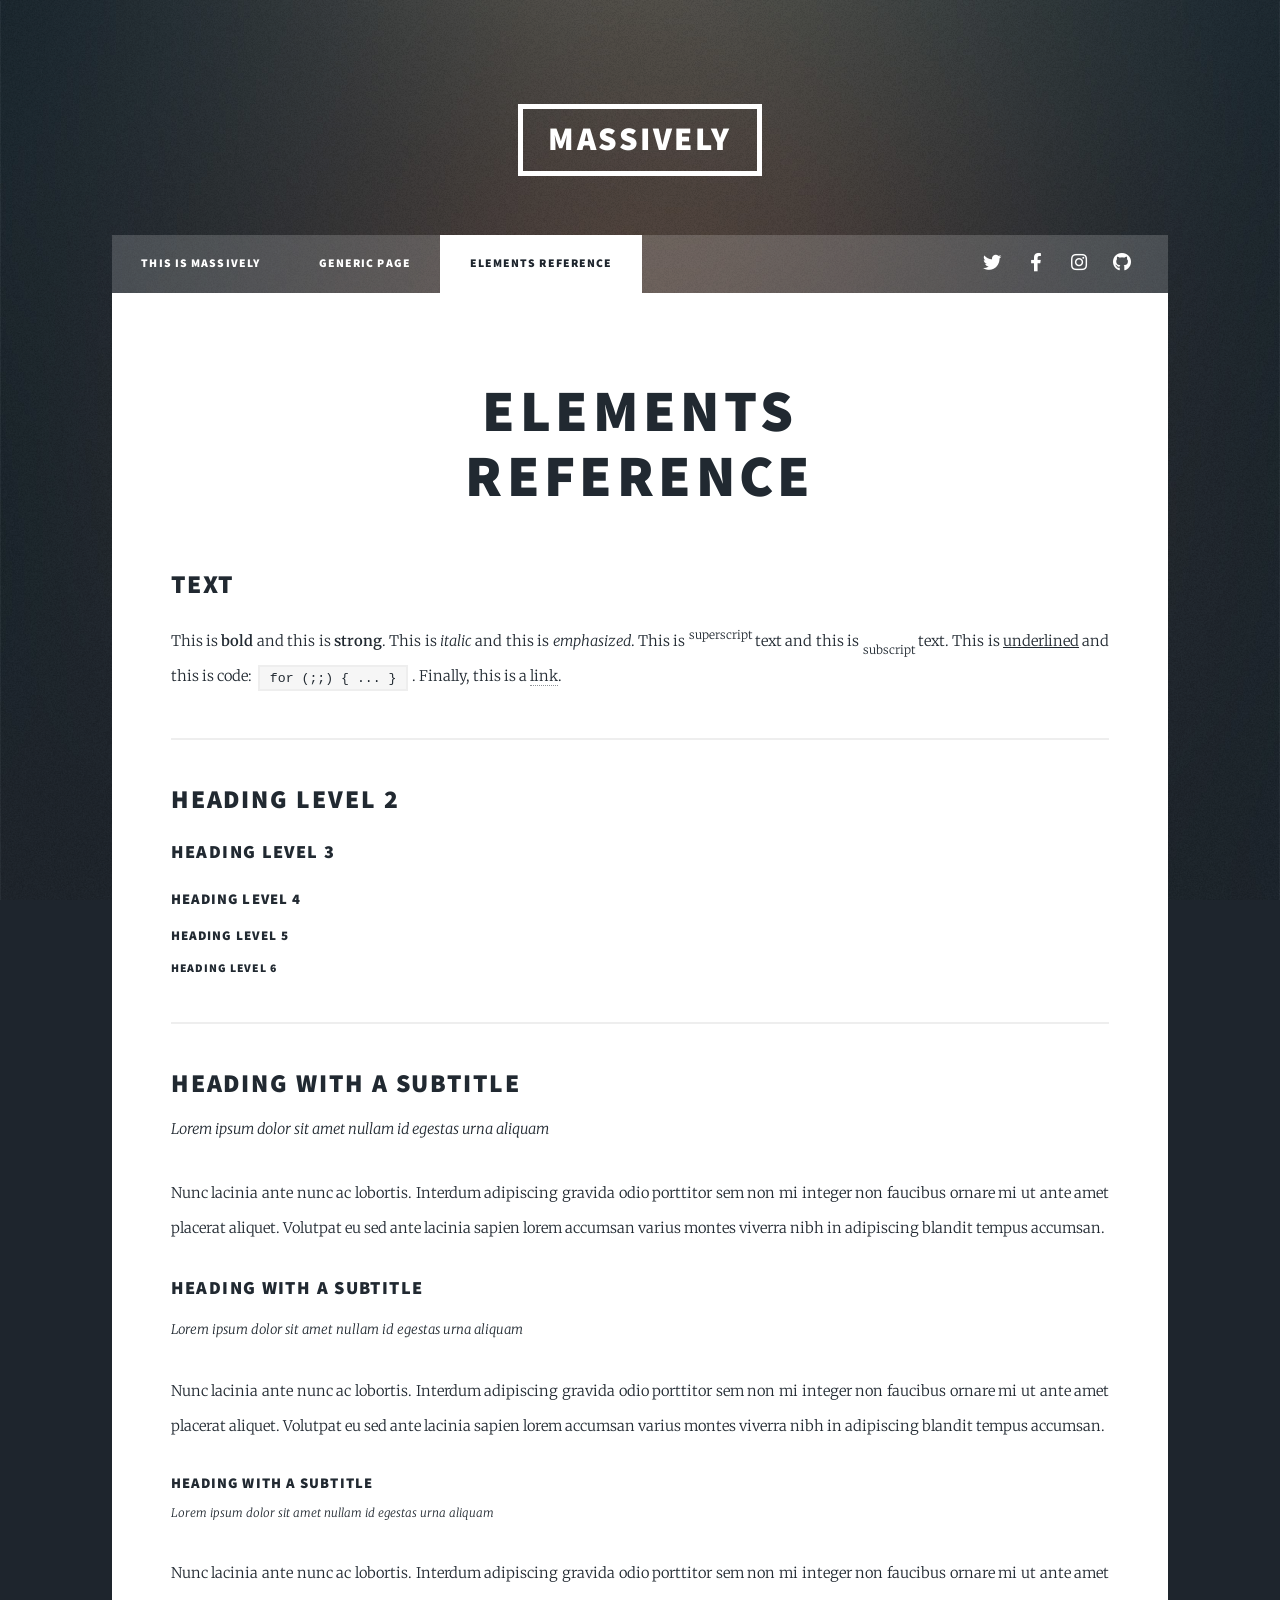
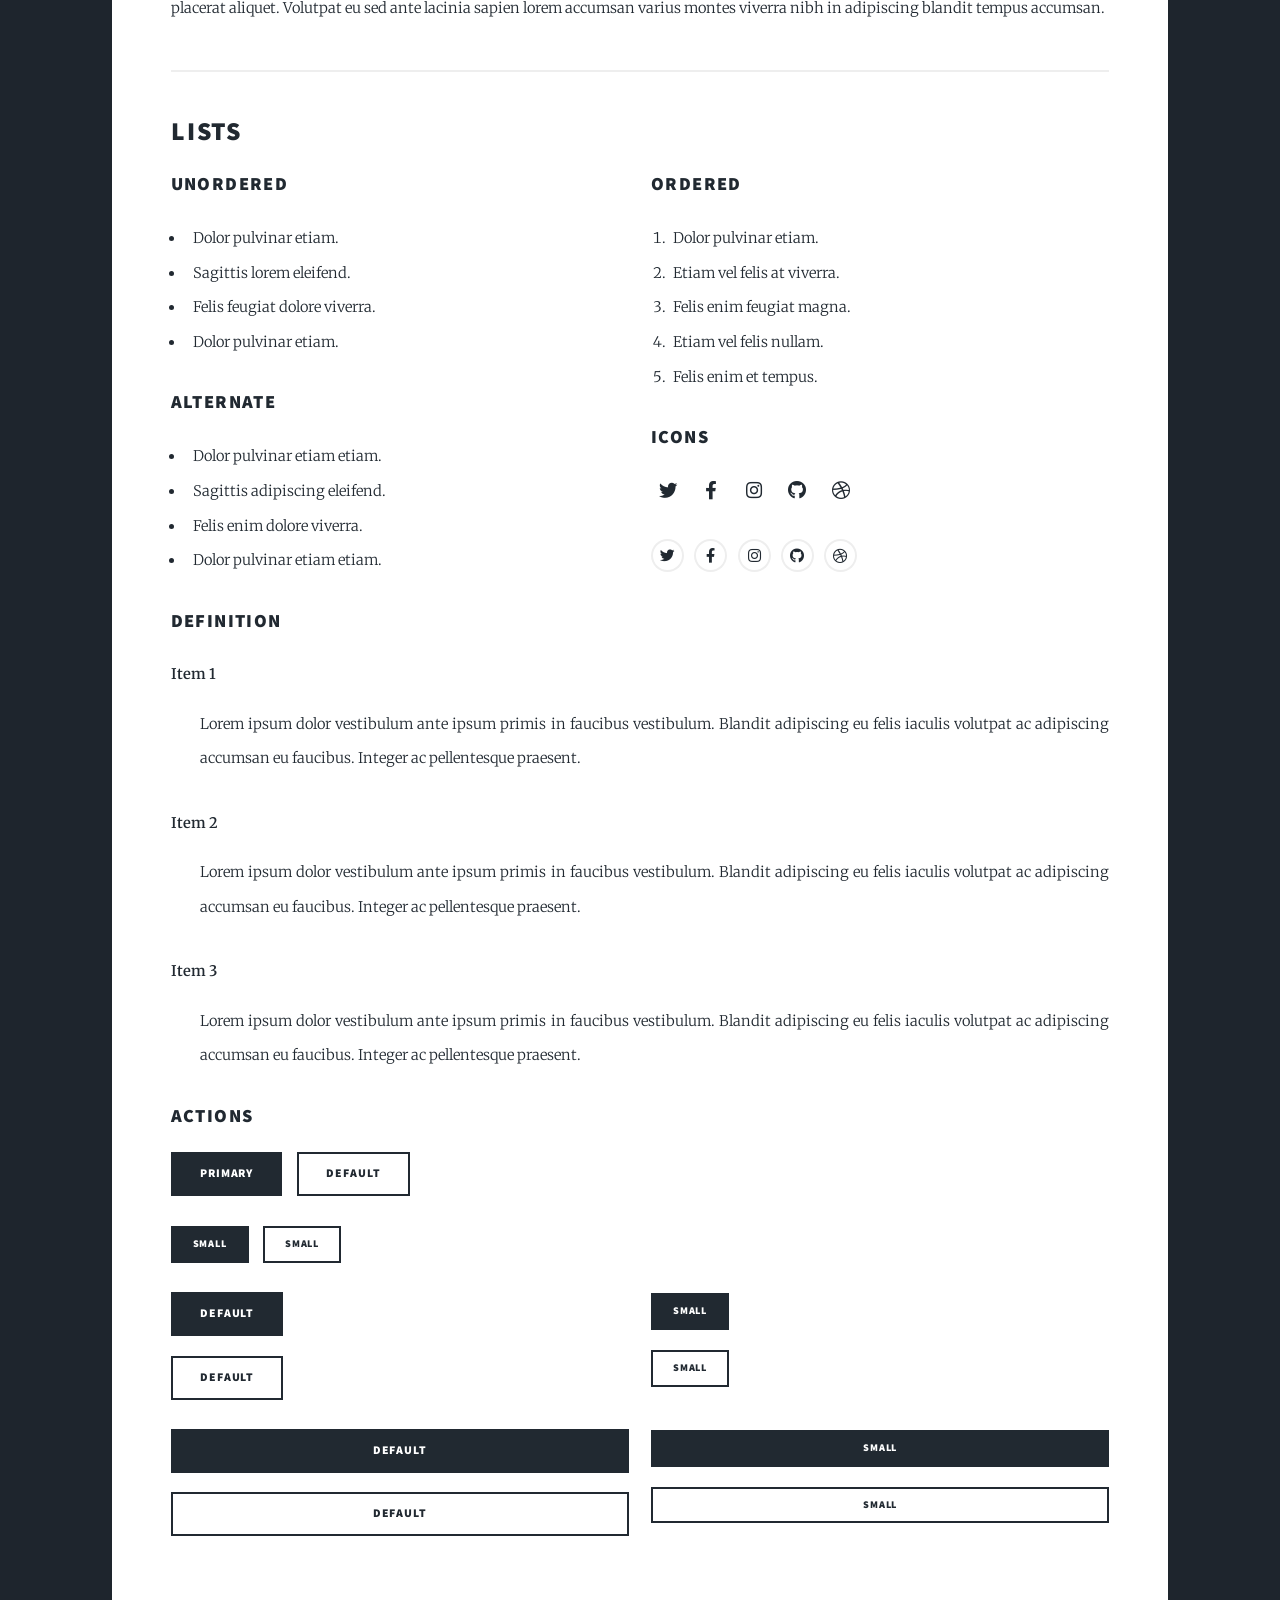
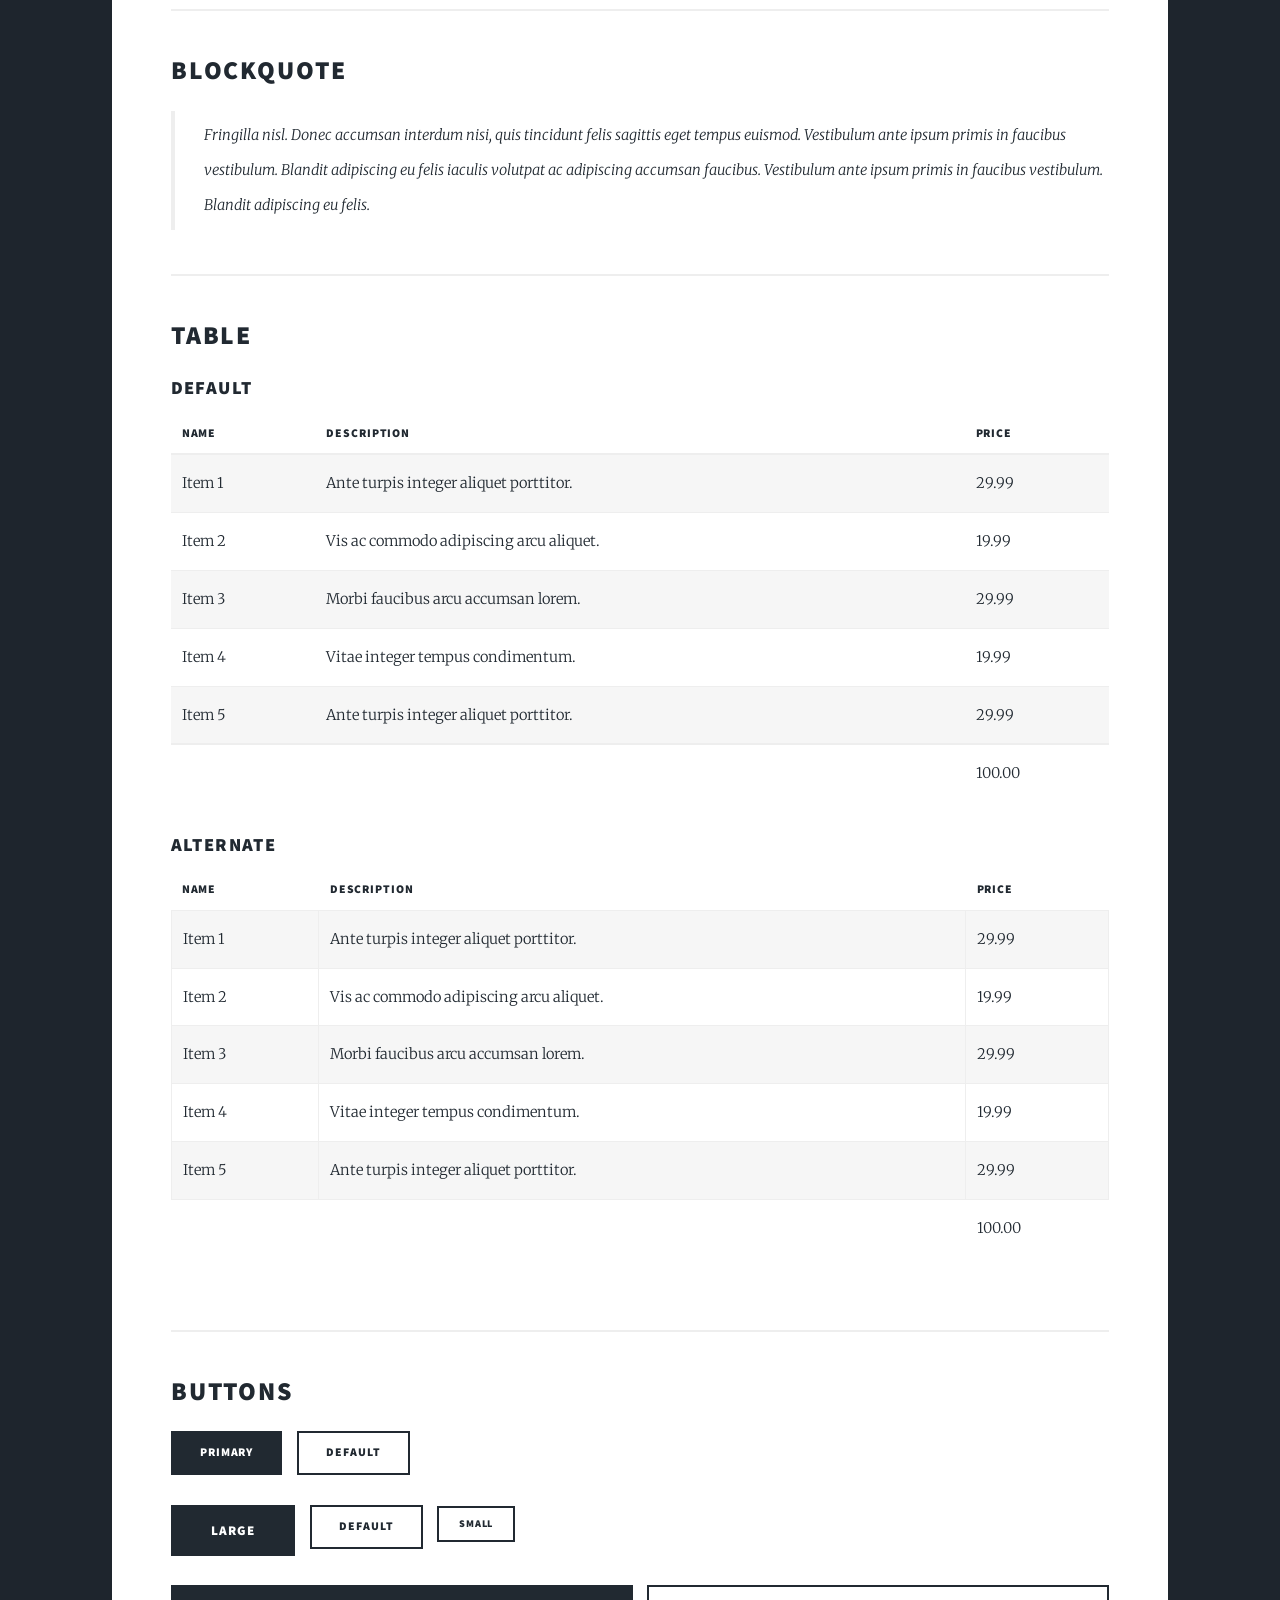
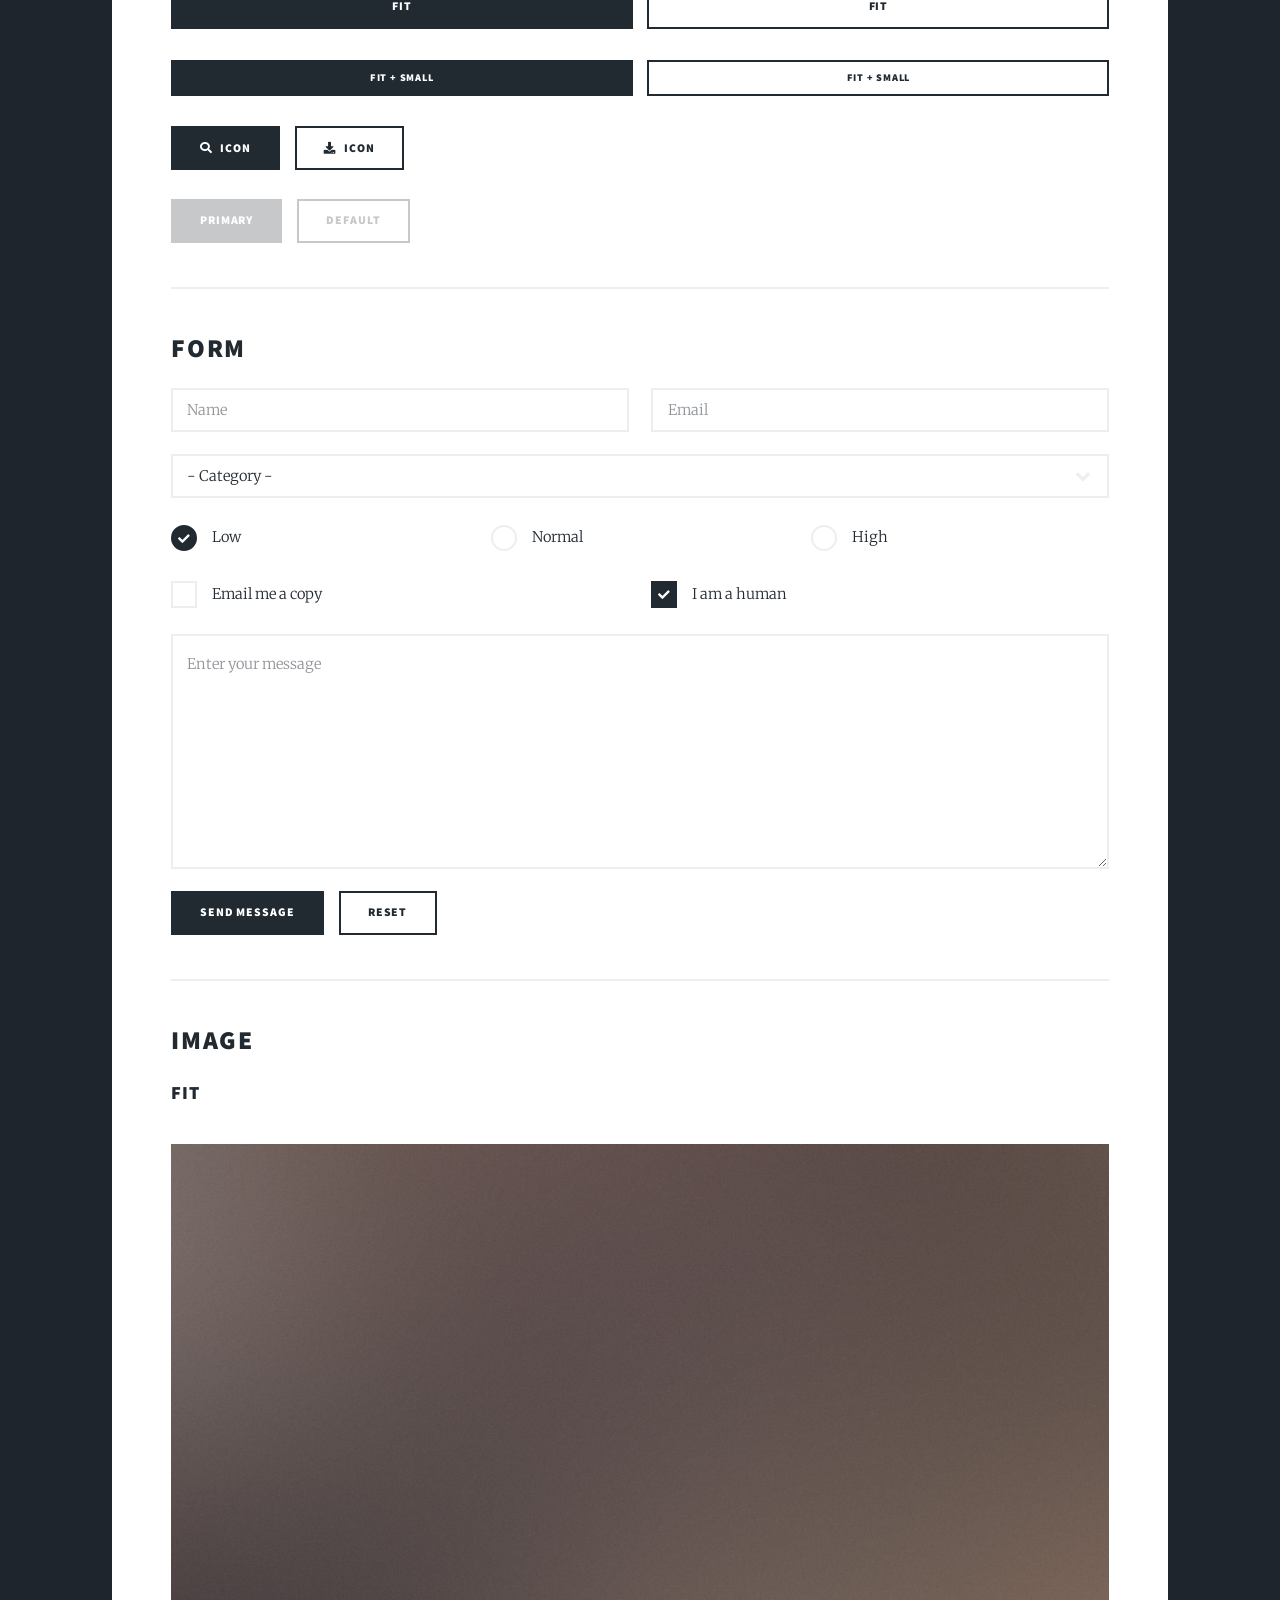
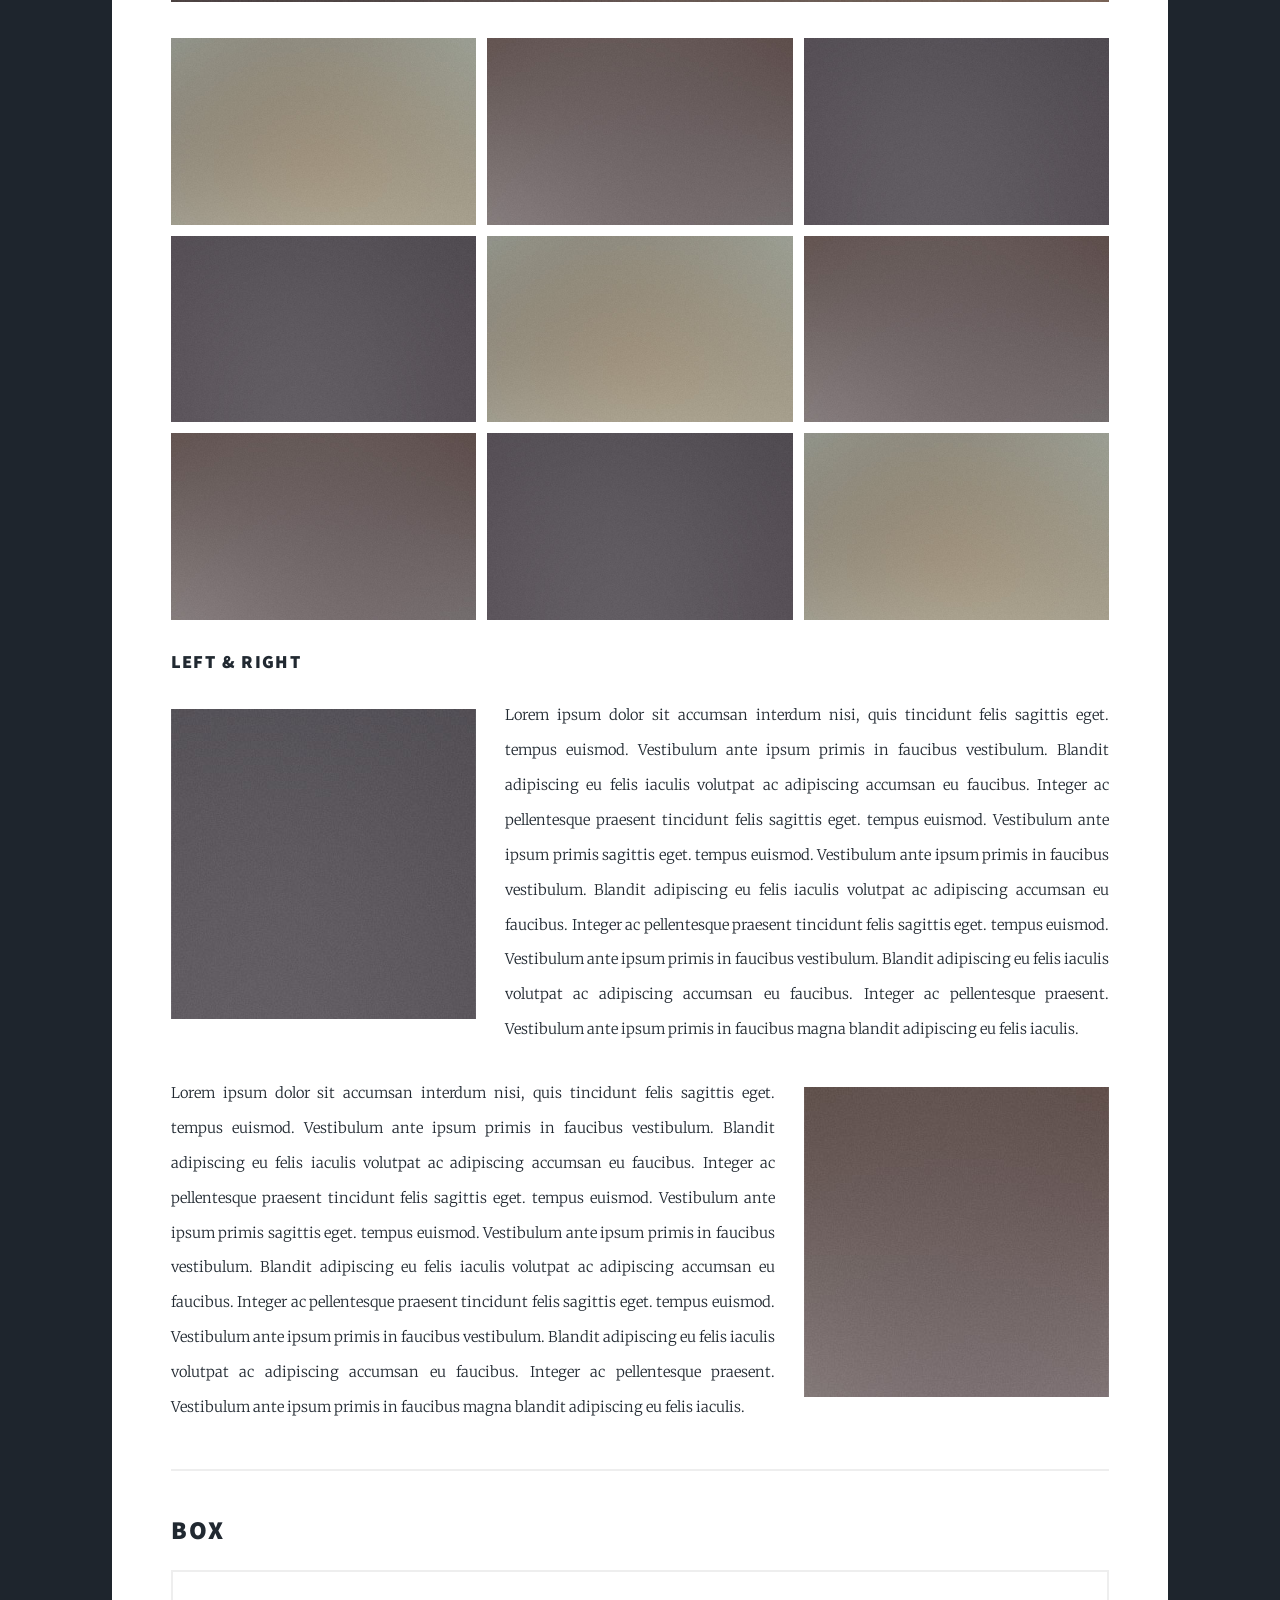
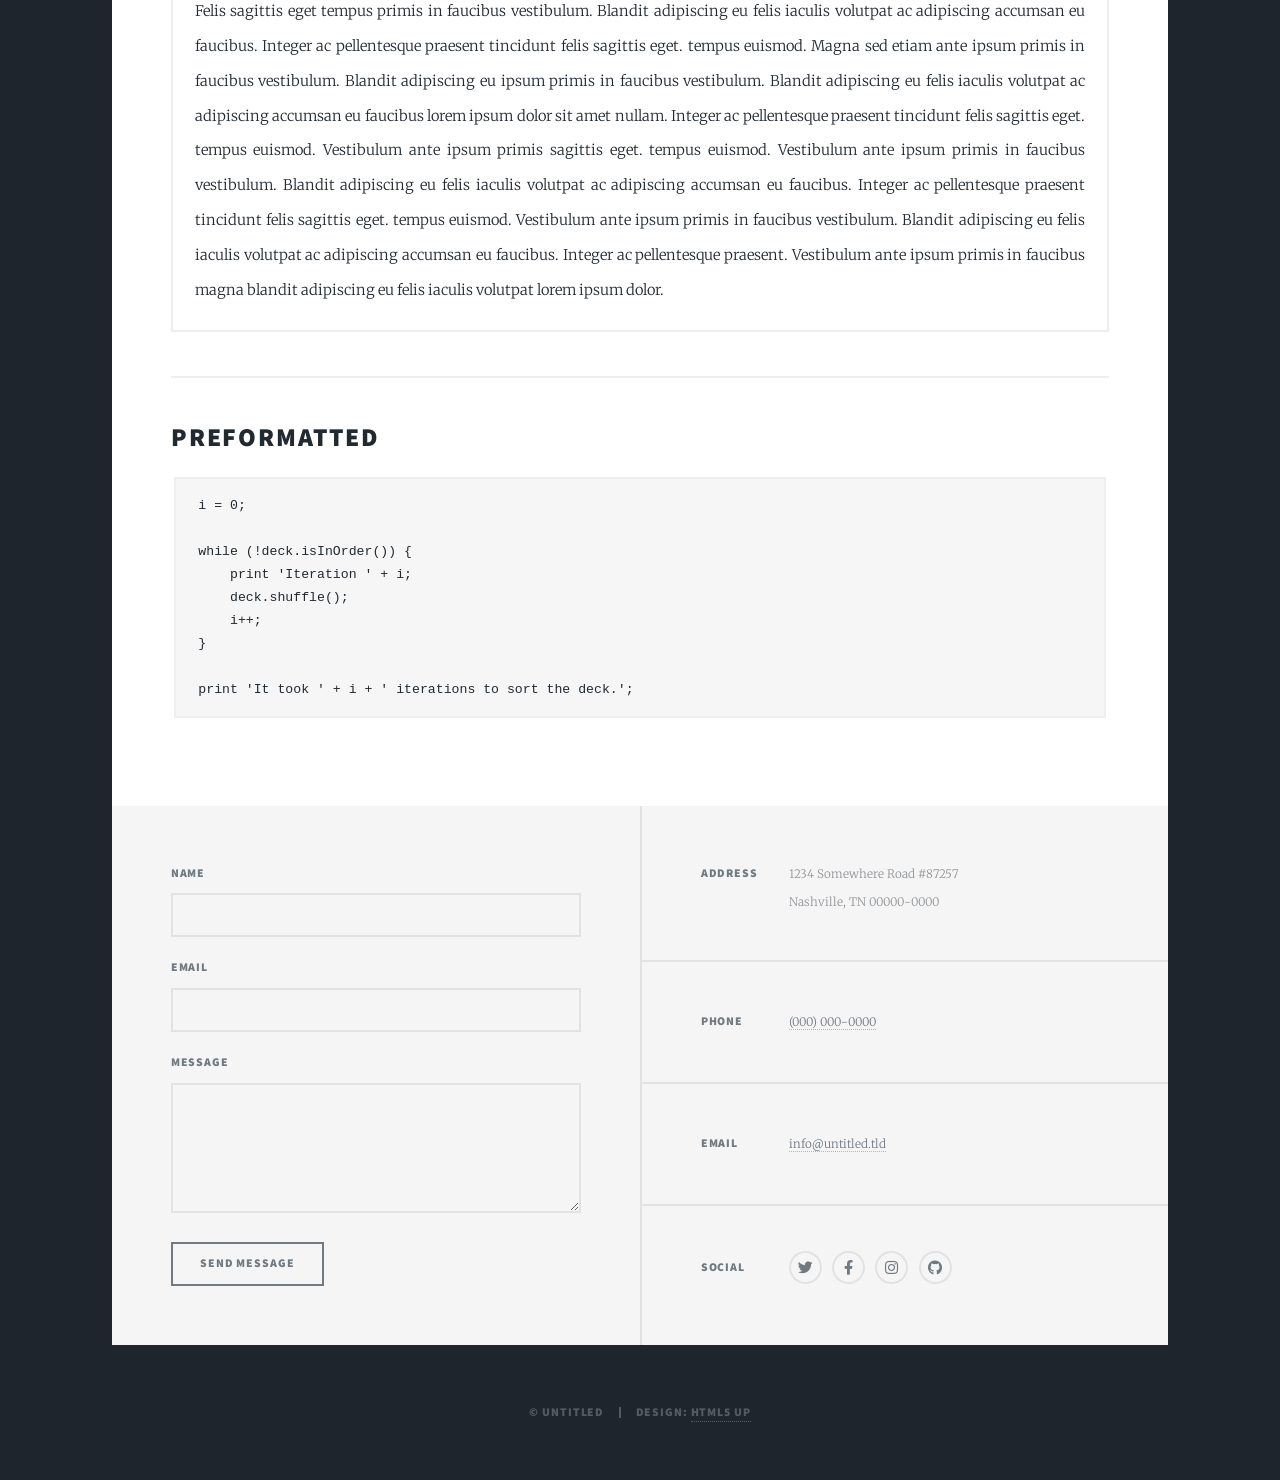
<file: elements.html>
<!DOCTYPE HTML>
<!--
	Massively by HTML5 UP
	html5up.net | @ajlkn
	Free for personal and commercial use under the CCA 3.0 license (html5up.net/license)
-->
<html>
	<head>
		<title>Elements Reference - Massively by HTML5 UP</title>
		<meta charset="utf-8" />
		<meta name="viewport" content="width=device-width, initial-scale=1, user-scalable=no" />
		<link rel="stylesheet" href="assets/css/main.css" />
		<noscript><link rel="stylesheet" href="assets/css/noscript.css" /></noscript>
	</head>
	<body class="is-preload">

		<!-- Wrapper -->
			<div id="wrapper">

				<!-- Header -->
					<header id="header">
						<a href="index.html" class="logo">Massively</a>
					</header>

				<!-- Nav -->
					<nav id="nav">
						<ul class="links">
							<li><a href="index.html">This is Massively</a></li>
							<li><a href="generic.html">Generic Page</a></li>
							<li class="active"><a href="elements.html">Elements Reference</a></li>
						</ul>
						<ul class="icons">
							<li><a href="#" class="icon brands fa-twitter"><span class="label">Twitter</span></a></li>
							<li><a href="#" class="icon brands fa-facebook-f"><span class="label">Facebook</span></a></li>
							<li><a href="#" class="icon brands fa-instagram"><span class="label">Instagram</span></a></li>
							<li><a href="#" class="icon brands fa-github"><span class="label">GitHub</span></a></li>
						</ul>
					</nav>

				<!-- Main -->
					<div id="main">

						<!-- Post -->
							<section class="post">
								<header class="major">
									<h1>Elements<br />
									Reference</h1>
								</header>

								<!-- Text stuff -->
									<h2>Text</h2>
									<p>This is <b>bold</b> and this is <strong>strong</strong>. This is <i>italic</i> and this is <em>emphasized</em>.
									This is <sup>superscript</sup> text and this is <sub>subscript</sub> text.
									This is <u>underlined</u> and this is code: <code>for (;;) { ... }</code>.
									Finally, this is a <a href="#">link</a>.</p>
									<hr />
									<h2>Heading Level 2</h2>
									<h3>Heading Level 3</h3>
									<h4>Heading Level 4</h4>
									<h5>Heading Level 5</h5>
									<h6>Heading Level 6</h6>
									<hr />
									<header>
										<h2>Heading with a Subtitle</h2>
										<p>Lorem ipsum dolor sit amet nullam id egestas urna aliquam</p>
									</header>
									<p>Nunc lacinia ante nunc ac lobortis. Interdum adipiscing gravida odio porttitor sem non mi integer non faucibus ornare mi ut ante amet placerat aliquet. Volutpat eu sed ante lacinia sapien lorem accumsan varius montes viverra nibh in adipiscing blandit tempus accumsan.</p>
									<header>
										<h3>Heading with a Subtitle</h3>
										<p>Lorem ipsum dolor sit amet nullam id egestas urna aliquam</p>
									</header>
									<p>Nunc lacinia ante nunc ac lobortis. Interdum adipiscing gravida odio porttitor sem non mi integer non faucibus ornare mi ut ante amet placerat aliquet. Volutpat eu sed ante lacinia sapien lorem accumsan varius montes viverra nibh in adipiscing blandit tempus accumsan.</p>
									<header>
										<h4>Heading with a Subtitle</h4>
										<p>Lorem ipsum dolor sit amet nullam id egestas urna aliquam</p>
									</header>
									<p>Nunc lacinia ante nunc ac lobortis. Interdum adipiscing gravida odio porttitor sem non mi integer non faucibus ornare mi ut ante amet placerat aliquet. Volutpat eu sed ante lacinia sapien lorem accumsan varius montes viverra nibh in adipiscing blandit tempus accumsan.</p>

									<hr />

								<!-- Lists -->
									<h2>Lists</h2>
									<div class="row">
										<div class="col-6 col-12-small">

											<h3>Unordered</h3>
											<ul>
												<li>Dolor pulvinar etiam.</li>
												<li>Sagittis lorem eleifend.</li>
												<li>Felis feugiat dolore viverra.</li>
												<li>Dolor pulvinar etiam.</li>
											</ul>

											<h3>Alternate</h3>
											<ul class="alt">
												<li>Dolor pulvinar etiam etiam.</li>
												<li>Sagittis adipiscing eleifend.</li>
												<li>Felis enim dolore viverra.</li>
												<li>Dolor pulvinar etiam etiam.</li>
											</ul>

										</div>
										<div class="col-6 col-12-small">

											<h3>Ordered</h3>
											<ol>
												<li>Dolor pulvinar etiam.</li>
												<li>Etiam vel felis at viverra.</li>
												<li>Felis enim feugiat magna.</li>
												<li>Etiam vel felis nullam.</li>
												<li>Felis enim et tempus.</li>
											</ol>

											<h3>Icons</h3>
											<ul class="icons">
												<li><a href="#" class="icon brands fa-twitter"><span class="label">Twitter</span></a></li>
												<li><a href="#" class="icon brands fa-facebook-f"><span class="label">Facebook</span></a></li>
												<li><a href="#" class="icon brands fa-instagram"><span class="label">Instagram</span></a></li>
												<li><a href="#" class="icon brands fa-github"><span class="label">Github</span></a></li>
												<li><a href="#" class="icon brands fa-dribbble"><span class="label">Dribbble</span></a></li>
											</ul>
											<ul class="icons alt">
												<li><a href="#" class="icon brands alt fa-twitter"><span class="label">Twitter</span></a></li>
												<li><a href="#" class="icon brands alt fa-facebook-f"><span class="label">Facebook</span></a></li>
												<li><a href="#" class="icon brands alt fa-instagram"><span class="label">Instagram</span></a></li>
												<li><a href="#" class="icon brands alt fa-github"><span class="label">Github</span></a></li>
												<li><a href="#" class="icon brands alt fa-dribbble"><span class="label">Dribbble</span></a></li>
											</ul>

										</div>
									</div>
									<h3>Definition</h3>
									<dl>
										<dt>Item 1</dt>
										<dd>
											<p>Lorem ipsum dolor vestibulum ante ipsum primis in faucibus vestibulum. Blandit adipiscing eu felis iaculis volutpat ac adipiscing accumsan eu faucibus. Integer ac pellentesque praesent.</p>
										</dd>
										<dt>Item 2</dt>
										<dd>
											<p>Lorem ipsum dolor vestibulum ante ipsum primis in faucibus vestibulum. Blandit adipiscing eu felis iaculis volutpat ac adipiscing accumsan eu faucibus. Integer ac pellentesque praesent.</p>
										</dd>
										<dt>Item 3</dt>
										<dd>
											<p>Lorem ipsum dolor vestibulum ante ipsum primis in faucibus vestibulum. Blandit adipiscing eu felis iaculis volutpat ac adipiscing accumsan eu faucibus. Integer ac pellentesque praesent.</p>
										</dd>
									</dl>

									<h3>Actions</h3>
									<ul class="actions">
										<li><a href="#" class="button primary">Primary</a></li>
										<li><a href="#" class="button">Default</a></li>
									</ul>
									<ul class="actions small">
										<li><a href="#" class="button primary small">Small</a></li>
										<li><a href="#" class="button small">Small</a></li>
									</ul>
									<div class="row">
										<div class="col-6 col-12-small">
											<ul class="actions stacked">
												<li><a href="#" class="button primary">Default</a></li>
												<li><a href="#" class="button">Default</a></li>
											</ul>
										</div>
										<div class="col-6 col-12-small">
											<ul class="actions stacked">
												<li><a href="#" class="button primary small">Small</a></li>
												<li><a href="#" class="button small">Small</a></li>
											</ul>
										</div>
									</div>
									<div class="row">
										<div class="col-6 col-12-small">
											<ul class="actions stacked">
												<li><a href="#" class="button primary fit">Default</a></li>
												<li><a href="#" class="button fit">Default</a></li>
											</ul>
										</div>
										<div class="col-6 col-12-small">
											<ul class="actions stacked">
												<li><a href="#" class="button primary small fit">Small</a></li>
												<li><a href="#" class="button small fit">Small</a></li>
											</ul>
										</div>
									</div>

									<hr />

								<!-- Blockquote -->
									<h2>Blockquote</h2>
									<blockquote>Fringilla nisl. Donec accumsan interdum nisi, quis tincidunt felis sagittis eget tempus euismod. Vestibulum ante ipsum primis in faucibus vestibulum. Blandit adipiscing eu felis iaculis volutpat ac adipiscing accumsan faucibus. Vestibulum ante ipsum primis in faucibus vestibulum. Blandit adipiscing eu felis.</blockquote>

									<hr />

								<!-- Table -->
									<h2>Table</h2>

									<h3>Default</h3>
									<div class="table-wrapper">
										<table>
											<thead>
												<tr>
													<th>Name</th>
													<th>Description</th>
													<th>Price</th>
												</tr>
											</thead>
											<tbody>
												<tr>
													<td>Item 1</td>
													<td>Ante turpis integer aliquet porttitor.</td>
													<td>29.99</td>
												</tr>
												<tr>
													<td>Item 2</td>
													<td>Vis ac commodo adipiscing arcu aliquet.</td>
													<td>19.99</td>
												</tr>
												<tr>
													<td>Item 3</td>
													<td> Morbi faucibus arcu accumsan lorem.</td>
													<td>29.99</td>
												</tr>
												<tr>
													<td>Item 4</td>
													<td>Vitae integer tempus condimentum.</td>
													<td>19.99</td>
												</tr>
												<tr>
													<td>Item 5</td>
													<td>Ante turpis integer aliquet porttitor.</td>
													<td>29.99</td>
												</tr>
											</tbody>
											<tfoot>
												<tr>
													<td colspan="2"></td>
													<td>100.00</td>
												</tr>
											</tfoot>
										</table>
									</div>

									<h3>Alternate</h3>
									<div class="table-wrapper">
										<table class="alt">
											<thead>
												<tr>
													<th>Name</th>
													<th>Description</th>
													<th>Price</th>
												</tr>
											</thead>
											<tbody>
												<tr>
													<td>Item 1</td>
													<td>Ante turpis integer aliquet porttitor.</td>
													<td>29.99</td>
												</tr>
												<tr>
													<td>Item 2</td>
													<td>Vis ac commodo adipiscing arcu aliquet.</td>
													<td>19.99</td>
												</tr>
												<tr>
													<td>Item 3</td>
													<td> Morbi faucibus arcu accumsan lorem.</td>
													<td>29.99</td>
												</tr>
												<tr>
													<td>Item 4</td>
													<td>Vitae integer tempus condimentum.</td>
													<td>19.99</td>
												</tr>
												<tr>
													<td>Item 5</td>
													<td>Ante turpis integer aliquet porttitor.</td>
													<td>29.99</td>
												</tr>
											</tbody>
											<tfoot>
												<tr>
													<td colspan="2"></td>
													<td>100.00</td>
												</tr>
											</tfoot>
										</table>
									</div>

									<hr />

								<!-- Buttons -->
									<h2>Buttons</h2>
									<ul class="actions">
										<li><a href="#" class="button primary">Primary</a></li>
										<li><a href="#" class="button">Default</a></li>
									</ul>
									<ul class="actions">
										<li><a href="#" class="button primary large">Large</a></li>
										<li><a href="#" class="button">Default</a></li>
										<li><a href="#" class="button small">Small</a></li>
									</ul>
									<ul class="actions fit">
										<li><a href="#" class="button primary fit">Fit</a></li>
										<li><a href="#" class="button fit">Fit</a></li>
									</ul>
									<ul class="actions fit small">
										<li><a href="#" class="button primary fit small">Fit + Small</a></li>
										<li><a href="#" class="button fit small">Fit + Small</a></li>
									</ul>
									<ul class="actions">
										<li><a href="#" class="button primary icon solid fa-search">Icon</a></li>
										<li><a href="#" class="button icon solid fa-download">Icon</a></li>
									</ul>
									<ul class="actions">
										<li><span class="button primary disabled">Primary</span></li>
										<li><span class="button disabled">Default</span></li>
									</ul>

									<hr />

								<!-- Form -->
									<h2>Form</h2>

									<form method="post" action="#">
										<div class="row gtr-uniform">
											<div class="col-6 col-12-xsmall">
												<input type="text" name="demo-name" id="demo-name" value="" placeholder="Name" />
											</div>
											<div class="col-6 col-12-xsmall">
												<input type="email" name="demo-email" id="demo-email" value="" placeholder="Email" />
											</div>
											<!-- Break -->
											<div class="col-12">
												<select name="demo-category" id="demo-category">
													<option value="">- Category -</option>
													<option value="1">Manufacturing</option>
													<option value="1">Shipping</option>
													<option value="1">Administration</option>
													<option value="1">Human Resources</option>
												</select>
											</div>
											<!-- Break -->
											<div class="col-4 col-12-small">
												<input type="radio" id="demo-priority-low" name="demo-priority" checked>
												<label for="demo-priority-low">Low</label>
											</div>
											<div class="col-4 col-12-small">
												<input type="radio" id="demo-priority-normal" name="demo-priority">
												<label for="demo-priority-normal">Normal</label>
											</div>
											<div class="col-4 col-12-small">
												<input type="radio" id="demo-priority-high" name="demo-priority">
												<label for="demo-priority-high">High</label>
											</div>
											<!-- Break -->
											<div class="col-6 col-12-small">
												<input type="checkbox" id="demo-copy" name="demo-copy">
												<label for="demo-copy">Email me a copy</label>
											</div>
											<div class="col-6 col-12-small">
												<input type="checkbox" id="demo-human" name="demo-human" checked>
												<label for="demo-human">I am a human</label>
											</div>
											<!-- Break -->
											<div class="col-12">
												<textarea name="demo-message" id="demo-message" placeholder="Enter your message" rows="6"></textarea>
											</div>
											<!-- Break -->
											<div class="col-12">
												<ul class="actions">
													<li><input type="submit" value="Send Message" class="primary" /></li>
													<li><input type="reset" value="Reset" /></li>
												</ul>
											</div>
										</div>
									</form>

									<hr />

								<!-- Image -->
									<h2>Image</h2>

									<h3>Fit</h3>
									<span class="image fit"><img src="images/pic01.jpg" alt="" /></span>
									<div class="box alt">
										<div class="row gtr-50 gtr-uniform">
											<div class="col-4"><span class="image fit"><img src="images/pic02.jpg" alt="" /></span></div>
											<div class="col-4"><span class="image fit"><img src="images/pic03.jpg" alt="" /></span></div>
											<div class="col-4"><span class="image fit"><img src="images/pic04.jpg" alt="" /></span></div>
											<!-- Break -->
											<div class="col-4"><span class="image fit"><img src="images/pic04.jpg" alt="" /></span></div>
											<div class="col-4"><span class="image fit"><img src="images/pic02.jpg" alt="" /></span></div>
											<div class="col-4"><span class="image fit"><img src="images/pic03.jpg" alt="" /></span></div>
											<!-- Break -->
											<div class="col-4"><span class="image fit"><img src="images/pic03.jpg" alt="" /></span></div>
											<div class="col-4"><span class="image fit"><img src="images/pic04.jpg" alt="" /></span></div>
											<div class="col-4"><span class="image fit"><img src="images/pic02.jpg" alt="" /></span></div>
										</div>
									</div>

									<h3>Left &amp; Right</h3>
									<p><span class="image left"><img src="images/pic08.jpg" alt="" /></span>Lorem ipsum dolor sit accumsan interdum nisi, quis tincidunt felis sagittis eget. tempus euismod. Vestibulum ante ipsum primis in faucibus vestibulum. Blandit adipiscing eu felis iaculis volutpat ac adipiscing accumsan eu faucibus. Integer ac pellentesque praesent tincidunt felis sagittis eget. tempus euismod. Vestibulum ante ipsum primis sagittis eget. tempus euismod. Vestibulum ante ipsum primis in faucibus vestibulum. Blandit adipiscing eu felis iaculis volutpat ac adipiscing accumsan eu faucibus. Integer ac pellentesque praesent tincidunt felis sagittis eget. tempus euismod. Vestibulum ante ipsum primis in faucibus vestibulum. Blandit adipiscing eu felis iaculis volutpat ac adipiscing accumsan eu faucibus. Integer ac pellentesque praesent. Vestibulum ante ipsum primis in faucibus magna blandit adipiscing eu felis iaculis.</p>
									<p><span class="image right"><img src="images/pic09.jpg" alt="" /></span>Lorem ipsum dolor sit accumsan interdum nisi, quis tincidunt felis sagittis eget. tempus euismod. Vestibulum ante ipsum primis in faucibus vestibulum. Blandit adipiscing eu felis iaculis volutpat ac adipiscing accumsan eu faucibus. Integer ac pellentesque praesent tincidunt felis sagittis eget. tempus euismod. Vestibulum ante ipsum primis sagittis eget. tempus euismod. Vestibulum ante ipsum primis in faucibus vestibulum. Blandit adipiscing eu felis iaculis volutpat ac adipiscing accumsan eu faucibus. Integer ac pellentesque praesent tincidunt felis sagittis eget. tempus euismod. Vestibulum ante ipsum primis in faucibus vestibulum. Blandit adipiscing eu felis iaculis volutpat ac adipiscing accumsan eu faucibus. Integer ac pellentesque praesent. Vestibulum ante ipsum primis in faucibus magna blandit adipiscing eu felis iaculis.</p>

									<hr />

								<!-- Box -->
									<h2>Box</h2>
									<div class="box">
										<p>Felis sagittis eget tempus primis in faucibus vestibulum. Blandit adipiscing eu felis iaculis volutpat ac adipiscing accumsan eu faucibus. Integer ac pellentesque praesent tincidunt felis sagittis eget. tempus euismod. Magna sed etiam ante ipsum primis in faucibus vestibulum. Blandit adipiscing eu ipsum primis in faucibus vestibulum. Blandit adipiscing eu felis iaculis volutpat ac adipiscing accumsan eu faucibus lorem ipsum dolor sit amet nullam. Integer ac pellentesque praesent tincidunt felis sagittis eget. tempus euismod. Vestibulum ante ipsum primis sagittis eget. tempus euismod. Vestibulum ante ipsum primis in faucibus vestibulum. Blandit adipiscing eu felis iaculis volutpat ac adipiscing accumsan eu faucibus. Integer ac pellentesque praesent tincidunt felis sagittis eget. tempus euismod. Vestibulum ante ipsum primis in faucibus vestibulum. Blandit adipiscing eu felis iaculis volutpat ac adipiscing accumsan eu faucibus. Integer ac pellentesque praesent. Vestibulum ante ipsum primis in faucibus magna blandit adipiscing eu felis iaculis volutpat lorem ipsum dolor.</p>
									</div>

									<hr />

								<!-- Preformatted Code -->
									<h2>Preformatted</h2>
									<pre><code>i = 0;

while (!deck.isInOrder()) {
    print 'Iteration ' + i;
    deck.shuffle();
    i++;
}

print 'It took ' + i + ' iterations to sort the deck.';
</code></pre>

							</section>

					</div>

				<!-- Footer -->
					<footer id="footer">
						<section>
							<form method="post" action="#">
								<div class="fields">
									<div class="field">
										<label for="name">Name</label>
										<input type="text" name="name" id="name" />
									</div>
									<div class="field">
										<label for="email">Email</label>
										<input type="text" name="email" id="email" />
									</div>
									<div class="field">
										<label for="message">Message</label>
										<textarea name="message" id="message" rows="3"></textarea>
									</div>
								</div>
								<ul class="actions">
									<li><input type="submit" value="Send Message" /></li>
								</ul>
							</form>
						</section>
						<section class="split contact">
							<section class="alt">
								<h3>Address</h3>
								<p>1234 Somewhere Road #87257<br />
								Nashville, TN 00000-0000</p>
							</section>
							<section>
								<h3>Phone</h3>
								<p><a href="#">(000) 000-0000</a></p>
							</section>
							<section>
								<h3>Email</h3>
								<p><a href="#">info@untitled.tld</a></p>
							</section>
							<section>
								<h3>Social</h3>
								<ul class="icons alt">
									<li><a href="#" class="icon brands alt fa-twitter"><span class="label">Twitter</span></a></li>
									<li><a href="#" class="icon brands alt fa-facebook-f"><span class="label">Facebook</span></a></li>
									<li><a href="#" class="icon brands alt fa-instagram"><span class="label">Instagram</span></a></li>
									<li><a href="#" class="icon brands alt fa-github"><span class="label">GitHub</span></a></li>
								</ul>
							</section>
						</section>
					</footer>

				<!-- Copyright -->
					<div id="copyright">
						<ul><li>&copy; Untitled</li><li>Design: <a href="https://html5up.net">HTML5 UP</a></li></ul>
					</div>

			</div>

		<!-- Scripts -->
			<script src="assets/js/jquery.min.js"></script>
			<script src="assets/js/jquery.scrollex.min.js"></script>
			<script src="assets/js/jquery.scrolly.min.js"></script>
			<script src="assets/js/browser.min.js"></script>
			<script src="assets/js/breakpoints.min.js"></script>
			<script src="assets/js/util.js"></script>
			<script src="assets/js/main.js"></script>

	</body>
</html>
</file>
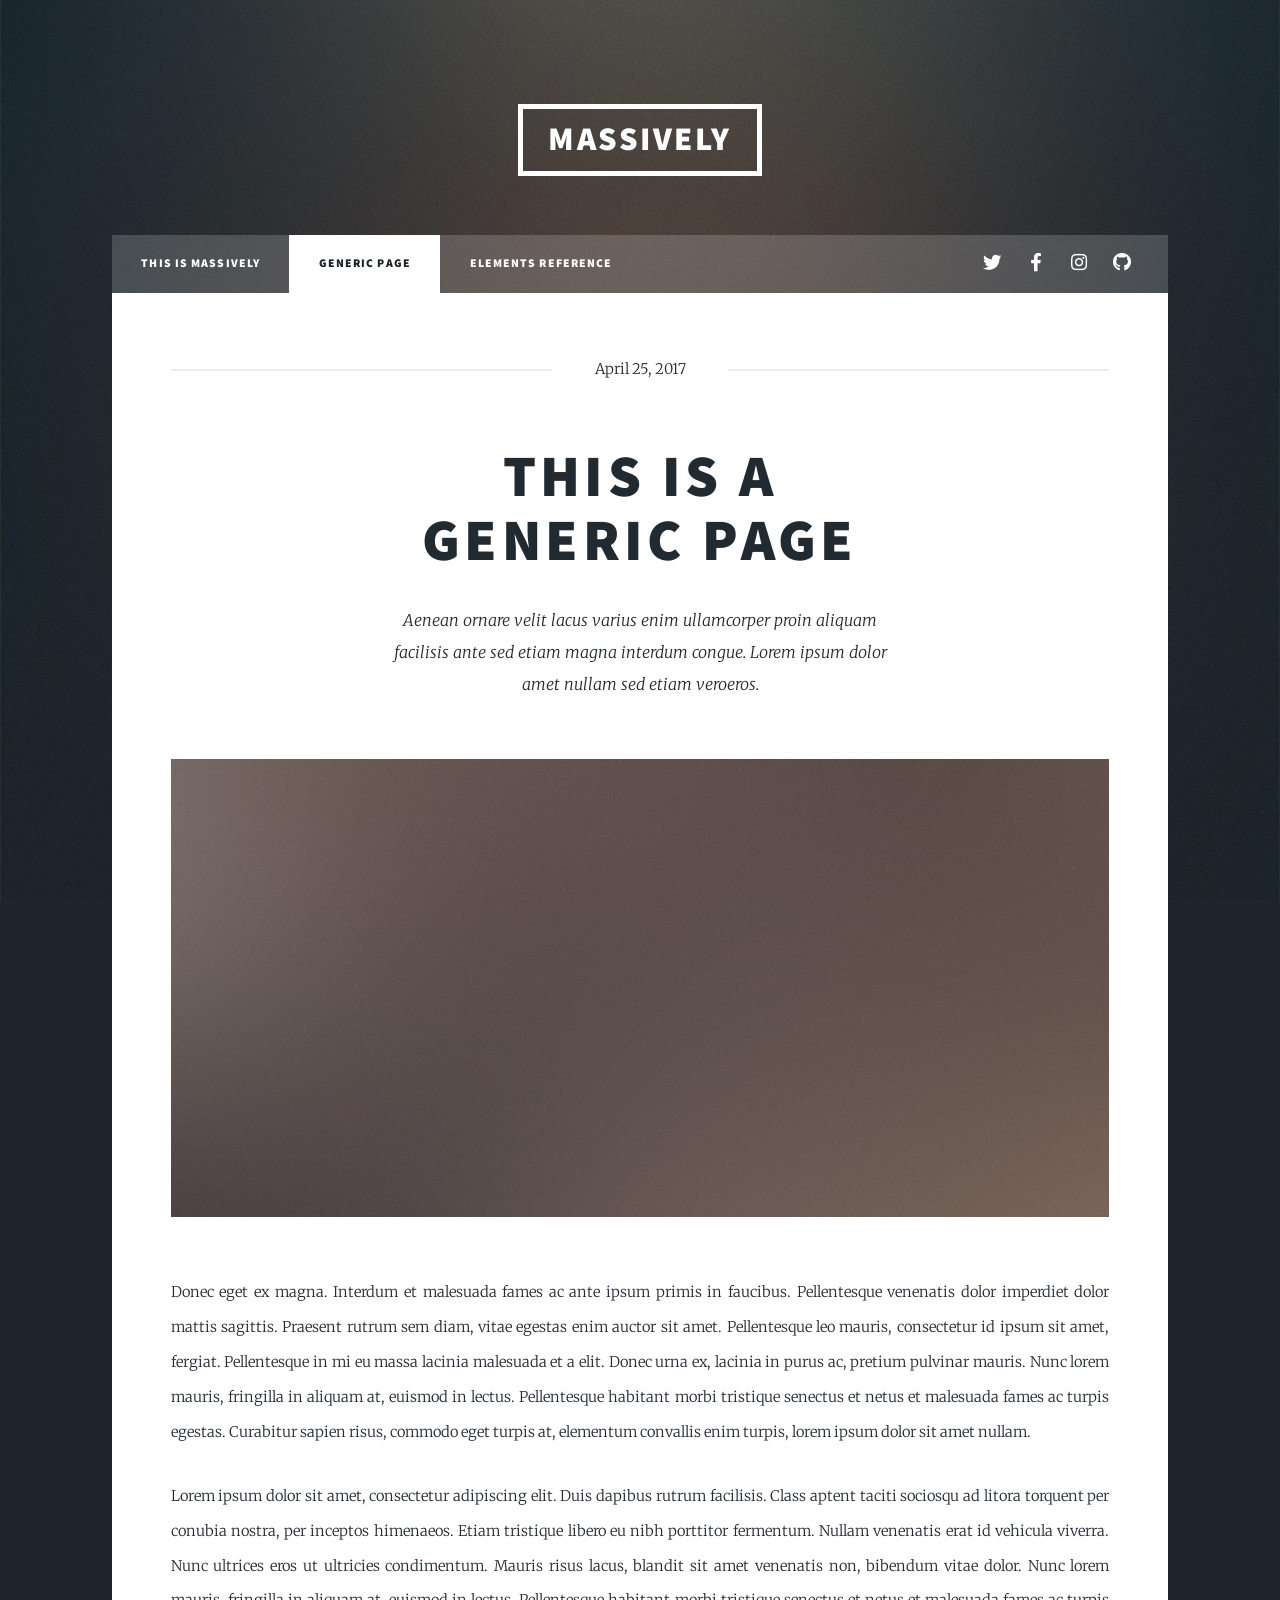
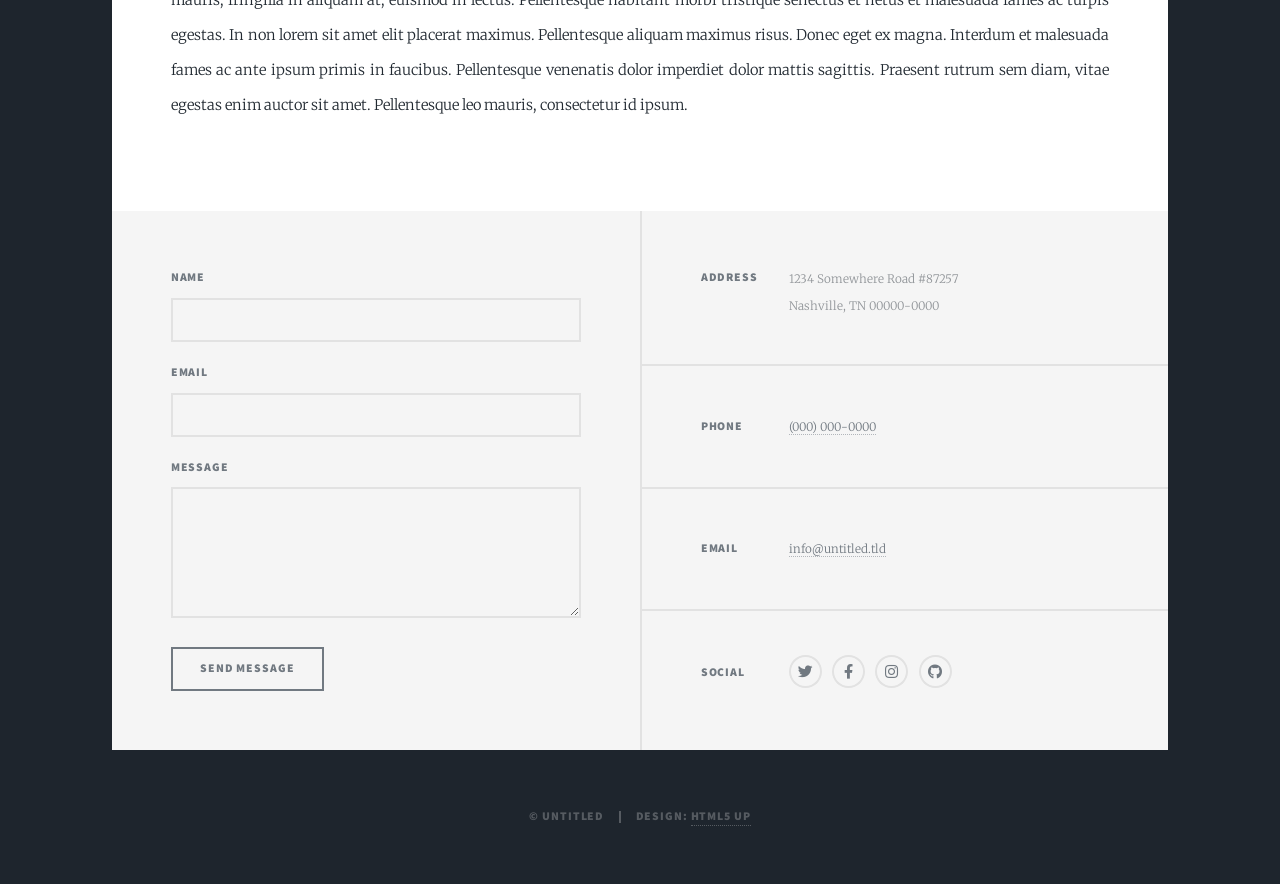
<file: generic.html>
<!DOCTYPE HTML>
<!--
	Massively by HTML5 UP
	html5up.net | @ajlkn
	Free for personal and commercial use under the CCA 3.0 license (html5up.net/license)
-->
<html>
	<head>
		<title>Generic Page - Massively by HTML5 UP</title>
		<meta charset="utf-8" />
		<meta name="viewport" content="width=device-width, initial-scale=1, user-scalable=no" />
		<link rel="stylesheet" href="assets/css/main.css" />
		<noscript><link rel="stylesheet" href="assets/css/noscript.css" /></noscript>
	</head>
	<body class="is-preload">

		<!-- Wrapper -->
			<div id="wrapper">

				<!-- Header -->
					<header id="header">
						<a href="index.html" class="logo">Massively</a>
					</header>

				<!-- Nav -->
					<nav id="nav">
						<ul class="links">
							<li><a href="index.html">This is Massively</a></li>
							<li class="active"><a href="generic.html">Generic Page</a></li>
							<li><a href="elements.html">Elements Reference</a></li>
						</ul>
						<ul class="icons">
							<li><a href="#" class="icon brands fa-twitter"><span class="label">Twitter</span></a></li>
							<li><a href="#" class="icon brands fa-facebook-f"><span class="label">Facebook</span></a></li>
							<li><a href="#" class="icon brands fa-instagram"><span class="label">Instagram</span></a></li>
							<li><a href="#" class="icon brands fa-github"><span class="label">GitHub</span></a></li>
						</ul>
					</nav>

				<!-- Main -->
					<div id="main">

						<!-- Post -->
							<section class="post">
								<header class="major">
									<span class="date">April 25, 2017</span>
									<h1>This is a<br />
									Generic Page</h1>
									<p>Aenean ornare velit lacus varius enim ullamcorper proin aliquam<br />
									facilisis ante sed etiam magna interdum congue. Lorem ipsum dolor<br />
									amet nullam sed etiam veroeros.</p>
								</header>
								<div class="image main"><img src="images/pic01.jpg" alt="" /></div>
								<p>Donec eget ex magna. Interdum et malesuada fames ac ante ipsum primis in faucibus. Pellentesque venenatis dolor imperdiet dolor mattis sagittis. Praesent rutrum sem diam, vitae egestas enim auctor sit amet. Pellentesque leo mauris, consectetur id ipsum sit amet, fergiat. Pellentesque in mi eu massa lacinia malesuada et a elit. Donec urna ex, lacinia in purus ac, pretium pulvinar mauris. Nunc lorem mauris, fringilla in aliquam at, euismod in lectus. Pellentesque habitant morbi tristique senectus et netus et malesuada fames ac turpis egestas. Curabitur sapien risus, commodo eget turpis at, elementum convallis enim turpis, lorem ipsum dolor sit amet nullam.</p>
								<p>Lorem ipsum dolor sit amet, consectetur adipiscing elit. Duis dapibus rutrum facilisis. Class aptent taciti sociosqu ad litora torquent per conubia nostra, per inceptos himenaeos. Etiam tristique libero eu nibh porttitor fermentum. Nullam venenatis erat id vehicula viverra. Nunc ultrices eros ut ultricies condimentum. Mauris risus lacus, blandit sit amet venenatis non, bibendum vitae dolor. Nunc lorem mauris, fringilla in aliquam at, euismod in lectus. Pellentesque habitant morbi tristique senectus et netus et malesuada fames ac turpis egestas. In non lorem sit amet elit placerat maximus. Pellentesque aliquam maximus risus. Donec eget ex magna. Interdum et malesuada fames ac ante ipsum primis in faucibus. Pellentesque venenatis dolor imperdiet dolor mattis sagittis. Praesent rutrum sem diam, vitae egestas enim auctor sit amet. Pellentesque leo mauris, consectetur id ipsum.</p>
							</section>

					</div>

				<!-- Footer -->
					<footer id="footer">
						<section>
							<form method="post" action="#">
								<div class="fields">
									<div class="field">
										<label for="name">Name</label>
										<input type="text" name="name" id="name" />
									</div>
									<div class="field">
										<label for="email">Email</label>
										<input type="text" name="email" id="email" />
									</div>
									<div class="field">
										<label for="message">Message</label>
										<textarea name="message" id="message" rows="3"></textarea>
									</div>
								</div>
								<ul class="actions">
									<li><input type="submit" value="Send Message" /></li>
								</ul>
							</form>
						</section>
						<section class="split contact">
							<section class="alt">
								<h3>Address</h3>
								<p>1234 Somewhere Road #87257<br />
								Nashville, TN 00000-0000</p>
							</section>
							<section>
								<h3>Phone</h3>
								<p><a href="#">(000) 000-0000</a></p>
							</section>
							<section>
								<h3>Email</h3>
								<p><a href="#">info@untitled.tld</a></p>
							</section>
							<section>
								<h3>Social</h3>
								<ul class="icons alt">
									<li><a href="#" class="icon brands alt fa-twitter"><span class="label">Twitter</span></a></li>
									<li><a href="#" class="icon brands alt fa-facebook-f"><span class="label">Facebook</span></a></li>
									<li><a href="#" class="icon brands alt fa-instagram"><span class="label">Instagram</span></a></li>
									<li><a href="#" class="icon brands alt fa-github"><span class="label">GitHub</span></a></li>
								</ul>
							</section>
						</section>
					</footer>

				<!-- Copyright -->
					<div id="copyright">
						<ul><li>&copy; Untitled</li><li>Design: <a href="https://html5up.net">HTML5 UP</a></li></ul>
					</div>

			</div>

		<!-- Scripts -->
			<script src="assets/js/jquery.min.js"></script>
			<script src="assets/js/jquery.scrollex.min.js"></script>
			<script src="assets/js/jquery.scrolly.min.js"></script>
			<script src="assets/js/browser.min.js"></script>
			<script src="assets/js/breakpoints.min.js"></script>
			<script src="assets/js/util.js"></script>
			<script src="assets/js/main.js"></script>

	</body>
</html>
</file>
<file: styles.css>
:root{--paper:#f5f4f0;--ink:#20211f;--muted:#787a72;--line:#deded6;--lime:#c9f17c;--lilac:#c9bafa;--orange:#e59a71;--mono:"DM Mono",monospace;--sans:"DM Sans",sans-serif;--display:"Manrope",sans-serif}*{box-sizing:border-box}html{scroll-behavior:smooth;scroll-padding-top:5rem}body{margin:0;background:var(--paper);color:var(--ink);font-family:var(--sans);-webkit-font-smoothing:antialiased}.site-shell{max-width:1512px;margin:auto;padding:0 7.1%}.topbar{height:86px;display:flex;align-items:center;justify-content:space-between;border-bottom:1px solid var(--line)}.wordmark{display:inline-flex;align-items:center;gap:10px;color:var(--ink);text-decoration:none;font-weight:700;font-size:14px;letter-spacing:-.03em}.wordmark-mark{font-family:var(--display);font-size:21px;font-weight:800}.desktop-nav{display:flex;align-items:center;gap:39px}.desktop-nav a,.footer-links a{color:var(--ink);text-decoration:none;font-size:12px;font-weight:600}.desktop-nav a span{margin-left:5px;color:#93948e;font:10px var(--mono)}.desktop-nav .nav-contact{border-left:1px solid var(--line);padding-left:35px}.nav-contact span{font-size:15px!important}.menu-toggle{display:none;background:none;border:0}.hero{height:582px;display:grid;grid-template-columns:1.1fr .9fr;position:relative;align-items:center;border-bottom:1px solid var(--line)}.hero-copy{padding:8px 0 33px}.eyebrow{font:10px var(--mono);letter-spacing:.12em;color:#73766f;margin:0 0 24px}.status-dot,.live-label i{display:inline-block;width:7px;height:7px;border-radius:50%;background:#75ad59;margin:0 9px 0 0;box-shadow:0 0 0 3px #75ad5919}.eyebrow-location{color:#a0a097}.hero h1,.section-heading h2,.about-copy h2,.contact-section h2{font:500 clamp(48px,6.5vw,83px)/1.04 var(--display);letter-spacing:-.075em;margin:0}.hero h1 span{color:#999b92}.hero-intro{font-size:15px;line-height:1.85;color:#71736c;max-width:405px;margin:25px 0 28px}.hero-intro strong{color:var(--ink);font-weight:600}.hero-actions{display:flex;align-items:center;gap:26px}.button{display:inline-flex;align-items:center;justify-content:center;gap:28px;padding:14px 17px;font-size:11px;text-decoration:none;font-weight:600}.button-dark{background:var(--ink);color:white}.button-dark span{font-size:15px}.text-link{color:var(--ink);font-size:12px;text-decoration:none;font-weight:600}.text-link span{padding-left:6px;font-size:15px}.hero-footnote{display:flex;gap:20px;position:absolute;bottom:24px;font:9px var(--mono);color:#92938c;letter-spacing:.06em}.mono{font-family:var(--mono)}.hero-footnote .mono{color:#50534c}.hero-art{height:390px;width:min(100%,460px);justify-self:end;position:relative;display:flex;align-items:center;justify-content:center}.orbit{position:absolute;border:1px solid #deddd4;border-radius:50%;transform:rotate(-29deg)}.orbit-one{width:83%;height:56%}.orbit-two{width:83%;height:56%;transform:rotate(29deg)}.art-core{width:162px;height:162px;border-radius:50%;background:var(--lime);display:flex;flex-direction:column;align-items:center;justify-content:center;transform:rotate(-11deg);z-index:1}.core-star{font-size:45px;line-height:1}.core-label{font:8px var(--mono);text-align:center;letter-spacing:.09em;line-height:1.5;margin-top:5px}.art-tag{position:absolute;font:9px var(--mono);letter-spacing:.08em;background:var(--paper);z-index:2}.tag-top{top:70px;right:7px;padding:8px 11px}.tag-top i{font-style:normal;color:#9bac72}.tag-bottom{bottom:61px;left:0;padding:8px 11px}.art-number{position:absolute;right:11%;bottom:20px;font:11px var(--mono);color:#85877f}.art-number span{color:#b6b6ab;padding:0 3px}.art-spark{position:absolute;width:48px;right:4%;top:129px;stroke:#b4a4e8;stroke-width:1.6;fill:none}.scroll-cue{position:absolute;right:0;bottom:25px;font:8px var(--mono);letter-spacing:.1em;color:#888a82;text-decoration:none;display:flex;align-items:center;gap:10px}.scroll-cue span{height:26px;width:16px;border:1px solid #b6b7ae;border-radius:10px;display:inline-block;position:relative}.scroll-cue span:after{content:"";position:absolute;width:2px;height:5px;background:#666;left:6px;top:5px;border-radius:2px}.work-section{padding:87px 0 108px}.section-heading{display:flex;align-items:end;justify-content:space-between;margin-bottom:38px}.section-heading .eyebrow{margin-bottom:13px}.section-heading h2{font-size:43px;letter-spacing:-.065em}.heading-period{color:#aaa9a0}.section-count{font-size:10px;color:#85877f;padding-bottom:7px}.project-grid{display:grid;grid-template-columns:repeat(2,minmax(0,1fr));column-gap:29px;row-gap:57px}.project-card{min-width:0}.project-visual{height:314px;display:flex;align-items:center;justify-content:center;position:relative;overflow:hidden;text-decoration:none}.blinkr-visual{background:#d6e3d0}.crypto-visual{background:#d9d2f0}.matrank-visual{background:#efdbca}.visual-arrow{position:absolute;right:15px;top:14px;width:31px;height:31px;border:1px solid #2223;border-radius:50%;color:var(--ink);display:grid;place-items:center;font-size:15px;opacity:.75;transition:all .2s}.project-visual:hover .visual-arrow{background:var(--ink);color:#fff;transform:rotate(45deg)}.project-index{position:absolute;bottom:13px;left:16px;font-size:9px;color:#565850}.blinkr-window{width:75%;height:73%;background:#1d2923;border:1px solid #324038;box-shadow:0 18px 45px #3b554329;transform:rotate(-2deg);position:relative;overflow:hidden}.window-bar{height:25px;display:flex;gap:4px;align-items:center;padding:0 9px;border-bottom:1px solid #ffffff13}.window-bar i{width:4px;height:4px;border-radius:50%;background:#697a6c}.window-bar span{font:8px var(--mono);color:#b2c2b2;margin-left:auto;margin-right:auto;transform:translateX(-9px)}.blinkr-content{height:calc(100% - 25px);display:flex;flex-direction:column;align-items:center;justify-content:center;position:relative}.blinkr-word{font:800 clamp(33px,5vw,62px)/1 var(--display);color:#e7f3df;letter-spacing:-.08em;z-index:1}.blinkr-word span{color:#caf17c}.visual-caption{font:7px var(--mono);letter-spacing:.17em;color:#9db49c;margin-top:11px;z-index:1}.blinkr-orb{position:absolute;border-radius:50%;filter:blur(1px)}.orb-a{width:110px;height:110px;background:#56744f75;left:3%;top:11%}.orb-b{width:90px;height:90px;background:#b8d4794c;right:9%;bottom:8%}.orb-c{width:34px;height:34px;background:#cadbaf5c;left:19%;bottom:17%}.crypto-window{background:#191b29;color:#eeeef4;width:79%;height:82%;padding:17px 21px 12px;box-shadow:0 18px 45px #322d4938;transform:rotate(1deg);overflow:hidden}.crypto-top{display:flex;justify-content:space-between;align-items:center}.crypto-brand{font:600 10px var(--display)}.crypto-brand b{color:#cbbafc;font-size:12px;margin-right:5px}.crypto-brand span{color:#aaaabb}.live-label{font:6px var(--mono);letter-spacing:.09em;color:#aaabb8}.live-label i{width:5px;height:5px;margin-right:5px;background:#a6ed77;box-shadow:none}.crypto-total{margin-top:18px;display:flex;flex-direction:column;align-items:flex-start}.crypto-total>span,.chart-labels,.crypto-coins div>small{font:6px var(--mono);color:#888a9d;letter-spacing:.1em}.crypto-total strong{font:500 25px var(--display);letter-spacing:-.04em;margin-top:3px}.crypto-total strong b{font-weight:500}.crypto-total strong small{font-size:13px;color:#a2a3b0}.crypto-total em{font:7px var(--mono);font-style:normal;color:#a8ea7a;margin-top:2px}.crypto-total em span{color:#8c8e9f}.chart-wrap{height:104px;position:relative;margin-top:7px;border-bottom:1px solid #ffffff12}.chart-labels{position:absolute;left:0;top:1px;bottom:8px;display:flex;flex-direction:column;justify-content:space-between;font-size:6px}.line-chart{position:absolute;width:calc(100% - 28px);height:90px;right:0;bottom:6px;overflow:visible}.chart-area{fill:url(#area)}.chart-line{fill:none;stroke:#b9ee86;stroke-width:2;vector-effect:non-scaling-stroke}.crypto-coins{padding-top:7px}.crypto-coins div{display:grid;grid-template-columns:18px 1fr auto;align-items:center;min-height:23px;border-bottom:1px solid #fff1;column-gap:6px}.crypto-coins b{font-size:7px;font-weight:500}.crypto-coins div>small{grid-column:2;grid-row:2;font-size:5px;margin-top:-7px}.coin-icon{grid-row:span 2;font-size:11px;text-align:center}.coin-btc{color:#f0b849}.coin-eth{color:#a7a9ff}.crypto-coins em{grid-column:3;grid-row:span 2;font:7px var(--mono);font-style:normal}.crypto-coins em i{color:#a8ea7a;font-style:normal;font-size:6px;padding-left:5px}.matrank-window{width:75%;height:80%;background:#f9f6ef;border:1px solid #ece3d7;box-shadow:0 18px 42px #6e45301c;padding:13px 17px;transform:rotate(-1.5deg);color:#282821}.matrank-top{display:flex;align-items:center;gap:8px}.rank-logo{width:24px;height:24px;border-radius:7px;background:#393d33;color:white;display:grid;place-items:center;font:700 9px var(--display)}.rank-logo span{color:#d9a47d}.matrank-top>span{font:700 8px var(--display);letter-spacing:.04em}.matrank-top>span small{display:block;font:5px var(--mono);color:#939083;margin-top:2px}.matrank-top>b{margin-left:auto;font:9px var(--mono);color:#a29c91}.belt-card{margin-top:14px;background:#eae8de;border-radius:5px;padding:12px 13px 10px;position:relative;min-height:92px;overflow:hidden}.belt-label,.belt-value{font:6px var(--mono);color:#77796e;letter-spacing:.1em}.belt-card h4{margin:6px 0 2px;font:700 15px var(--display);letter-spacing:-.04em}.belt-card p{margin:0;color:#77786f;font-size:7px}.belt-mark{position:absolute;right:18px;top:15px;display:flex;gap:5px;transform:rotate(-23deg)}.belt-mark i{height:45px;width:7px;border-radius:2px;background:#7996bb}.belt-value{display:block;margin-top:8px;font-size:5px}.belt-value b{padding-left:6px;font-weight:400;color:#777}.rank-stats{display:grid;grid-template-columns:repeat(3,1fr);padding:10px 3px 7px}.rank-stats div{display:flex;flex-direction:column;border-right:1px solid #e7e2d7;padding-left:8px;gap:2px}.rank-stats div:first-child{padding-left:0}.rank-stats div:last-child{border:0}.rank-stats span{font:5px var(--mono);letter-spacing:.07em;color:#828175}.rank-stats b{font:600 17px var(--display);letter-spacing:-.06em}.rank-stats b span{font:10px var(--display);color:inherit}.rank-stats small{font:5px var(--mono);color:#a3a095}.week-row{height:36px;border-top:1px solid #e9e4da;display:flex;align-items:center;gap:7px;position:relative;padding-top:3px}.week-row>span{font:5px var(--mono);margin-right:auto;color:#77796e}.week-row>i{height:8px;width:8px;border:1px solid #d7d2c7;border-radius:50%}.week-row>i.active{background:#8797bb;border-color:#8797bb}.week-row small{position:absolute;right:0;bottom:-1px;font:4px var(--mono);color:#9b978a}.project-meta{display:flex;align-items:center;justify-content:space-between;margin-top:17px}.project-type{font:9px var(--mono);color:#898a83;letter-spacing:.04em;margin:0 0 5px}.project-meta h3{font:600 22px var(--display);letter-spacing:-.05em;margin:0}.project-open{width:30px;height:30px;border:1px solid var(--line);border-radius:50%;display:grid;place-items:center;text-decoration:none;color:var(--ink);font-size:15px;transition:all .2s}.project-open:hover{background:var(--ink);color:white}.project-desc{font-size:12px;color:#74766e;line-height:1.75;max-width:430px;margin:12px 0 15px}.tag-list{display:flex;flex-wrap:wrap;gap:6px}.tag-list span{font:8px var(--mono);padding:7px 9px;border:1px solid #dfdfd7;border-radius:2px;color:#65675f}.about-section{border-top:1px solid var(--line);border-bottom:1px solid var(--line);padding:81px 0 88px;display:grid;grid-template-columns:.25fr 1.2fr .9fr;gap:30px;align-items:start}.about-symbol{font-size:34px;color:#beaef1;line-height:1}.about-copy .eyebrow{margin:5px 0 22px}.about-copy h2{font-size:clamp(33px,4vw,49px);letter-spacing:-.07em}.about-detail{padding-top:39px;max-width:370px}.about-detail p{font-size:12px;line-height:1.95;color:#72746c;margin:0 0 14px}.about-detail .text-link{display:inline-block;margin-top:6px}.contact-section{min-height:367px;position:relative;overflow:hidden;padding:78px 0 76px;border-bottom:1px solid var(--line)}.contact-section>.eyebrow{margin-bottom:16px}.contact-section h2{font-size:68px;line-height:.99}.contact-spark{font:34px var(--sans);color:#c2b3f1;margin-left:8px;vertical-align:top}.contact-button{position:absolute;left:440px;top:183px;background:var(--lime);padding:16px 18px;min-width:130px;text-decoration:none;color:var(--ink);font-size:11px;font-weight:600;display:flex;justify-content:space-between;align-items:center;z-index:1}.contact-orbit{position:absolute;width:340px;height:200px;border:1px solid #dfded6;border-radius:50%;right:7%;top:85px;transform:rotate(-25deg)}.contact-orbit:after{content:"";position:absolute;width:250px;height:130px;border:1px solid #dfded6;border-radius:50%;left:45px;top:34px;transform:rotate(50deg)}.footer{height:83px;display:flex;align-items:center;justify-content:space-between}.footer-note{font:8px var(--mono);color:#92938c;letter-spacing:.07em}.footer-links{display:flex;gap:20px}.footer-links a{font:8px var(--mono);letter-spacing:.04em}.menu-toggle{cursor:pointer}@media(min-width:1200px){.project-visual{height:340px}}@media(max-width:900px){.site-shell{padding:0 5.5%}.hero{height:520px}.hero h1{font-size:clamp(50px,7vw,67px)}.hero-art{height:320px}.art-core{width:135px;height:135px}.project-visual{height:275px}.crypto-window{width:84%;padding-left:15px;padding-right:15px}.contact-button{left:370px}.contact-orbit{right:-10%}}@media(max-width:680px){.site-shell{padding:0 22px}.topbar{height:69px}.desktop-nav{display:none;position:absolute;top:68px;left:0;right:0;background:var(--paper);padding:20px 22px 25px;z-index:5;border-bottom:1px solid var(--line);flex-direction:column;align-items:flex-start;gap:20px}.desktop-nav.open{display:flex}.desktop-nav .nav-contact{border:0;padding:0}.menu-toggle{display:flex;width:34px;height:34px;flex-direction:column;justify-content:center;gap:5px}.menu-toggle span{height:1px;width:19px;background:var(--ink)}.hero{height:auto;min-height:670px;display:flex;flex-direction:column;align-items:stretch;padding:60px 0 70px}.hero-copy{padding:0}.eyebrow{font-size:9px}.hero h1{font-size:clamp(47px,12.5vw,68px)}.hero-intro{font-size:14px;margin:21px 0 23px;max-width:360px}.hero-art{width:100%;height:265px;max-width:380px;align-self:center;margin-top:15px}.art-core{width:120px;height:120px}.core-star{font-size:35px}.orbit-one,.orbit-two{width:86%;height:60%}.tag-top{top:28px}.tag-bottom{bottom:24px}.art-spark{top:57px}.art-number{bottom:1px}.hero-footnote{bottom:19px;font-size:8px}.scroll-cue{display:none}.work-section{padding:64px 0 74px}.section-heading{margin-bottom:26px}.section-heading h2{font-size:36px}.project-grid{grid-template-columns:1fr;row-gap:45px}.project-visual{height:clamp(245px,68vw,345px)}.blinkr-window{width:77%}.crypto-window{width:80%;height:84%;padding:17px 19px 11px}.matrank-window{width:77%;height:82%}.project-meta h3{font-size:21px}.project-desc{max-width:none}.about-section{padding:60px 0 62px;grid-template-columns:35px 1fr;gap:11px 17px}.about-symbol{font-size:25px}.about-copy .eyebrow{margin:3px 0 17px}.about-copy h2{font-size:clamp(35px,9vw,47px)}.about-detail{grid-column:2;padding-top:10px;max-width:450px}.about-detail p{font-size:12px}.contact-section{min-height:320px;padding:64px 0}.contact-section h2{font-size:clamp(56px,14vw,72px)}.contact-button{top:auto;left:0;bottom:45px}.contact-orbit{width:240px;height:150px;top:119px;right:-126px}.contact-orbit:after{width:175px;height:96px;left:33px;top:26px}.footer{height:auto;min-height:100px;display:grid;grid-template-columns:1fr auto;gap:15px;padding:18px 0}.footer-note{grid-column:1;grid-row:2;font-size:7px}.footer-links{grid-column:2;grid-row:1/3;flex-direction:column;gap:10px}.footer-links a{font-size:8px}}@media(max-width:360px){.site-shell{padding:0 17px}.hero h1{font-size:45px}.hero{min-height:635px}.hero-actions{gap:16px}.button{gap:15px;padding:13px}.project-visual{height:235px}.crypto-window{width:88%;padding-left:12px;padding-right:12px}.matrank-window{width:84%;padding-left:13px;padding-right:13px}}
.project-repo-link{display:inline-flex;gap:8px;align-items:center;margin-top:13px;color:#55574f;text-decoration:none;font:9px var(--mono);letter-spacing:.02em}.project-repo-link span{font-size:13px}.project-repo-link:hover{color:#20211f;text-decoration:underline;text-underline-offset:3px}
.contact-email{position:absolute;left:440px;top:232px;z-index:1;color:#65675f;text-decoration:none;font:10px var(--mono)}.contact-email:hover{text-decoration:underline;text-underline-offset:3px}@media(max-width:680px){.contact-email{left:0;top:auto;bottom:19px;font-size:9px}}
.project-screenshot{position:absolute;inset:0;width:100%;height:100%;object-fit:cover;transition:transform .45s cubic-bezier(.2,.7,.2,1)}.crypto-visual:hover .project-screenshot{transform:scale(1.035)}.footer-email{color:#20211f;text-decoration:none;font:8px var(--mono);letter-spacing:.04em}@media(max-width:680px){.footer-email{font-size:8px}}



/* Product mockup styling for consistent project-card previews */
.crypto-window{width:80%;height:84%;padding:13px 19px 9px;border:1px solid #ffffff12;border-radius:2px;background:#191b29;color:#eeeef4;box-shadow:0 18px 45px #322d4938;transform:rotate(1deg);overflow:hidden}
.crypto-total{margin-top:12px}
.chart-wrap{height:88px}
.line-chart{height:76px}
.crypto-coins div{min-height:21px}
.pitwall-visual{background:#d5e0d3}
.pitwall-window{width:80%;height:82%;padding:15px 18px 12px;border:1px solid #ffffff18;background:#202925;color:#eff3e9;box-shadow:0 18px 45px #283d302b;transform:rotate(-1.4deg);overflow:hidden;display:flex;flex-direction:column}
.pitwall-top{display:flex;align-items:center;justify-content:space-between;padding-bottom:9px;border-bottom:1px solid #ffffff19}
.pitwall-brand{font:700 9px var(--display);letter-spacing:.08em;color:#eef2e9}
.pitwall-brand i{color:#c9f17c;font-style:normal;margin-right:4px}
.pitwall-brand small{display:block;margin:2px 0 0 15px;font:5px var(--mono);letter-spacing:.12em;color:#98a49a}
.pitwall-live{display:flex;align-items:center;gap:5px;color:#a9b7a9;font:6px var(--mono);letter-spacing:.08em}
.pitwall-live i{width:5px;height:5px;border-radius:50%;background:#c9f17c;box-shadow:0 0 0 3px #c9f17c20}
.pitwall-summary{display:flex;align-items:center;justify-content:space-between;min-height:104px;padding:11px 2px 8px}
.pitwall-summary>div:first-child>span,.pitwall-foot>span{display:block;color:#a9b5a9;font:6px var(--mono);letter-spacing:.1em}
.pitwall-summary strong{display:block;margin-top:5px;color:#f3f4ed;font:600 20px/1.05 var(--display);letter-spacing:-.05em}
.pitwall-summary small{display:block;margin-top:5px;color:#a7b1a7;font-size:6px;line-height:1.55}
.pitwall-track{width:108px;height:82px;display:grid;place-items:center}
.pitwall-track svg{width:100%;height:100%;overflow:visible}
.pitwall-track path{fill:none;stroke:#87968a;stroke-width:5;stroke-linecap:round;stroke-linejoin:round}
.pitwall-track circle{fill:#c9f17c}
.pitwall-stints{display:flex;align-items:center;justify-content:space-between;gap:4px;padding:8px 0;border-top:1px solid #ffffff19;border-bottom:1px solid #ffffff19}
.pitwall-stints>div{display:grid;grid-template-columns:11px auto;align-items:center;column-gap:4px;row-gap:2px}
.pitwall-stints>div>span{font:5px var(--mono);letter-spacing:.04em;color:#9eaa9f}
.pitwall-stints>div>b{grid-column:2;font:600 7px var(--display);color:#e8ede4}
.pitwall-stints>div>small{grid-column:2;font:5px var(--mono);color:#8f9b90}
.tyre{width:9px;height:9px;border-radius:50%;grid-row:span 3;border:2px solid #e18b76}
.tyre-hard{border-color:#eee7cf}.tyre-medium{border-color:#e8c05e}
.pit-stop{font:5px var(--mono);color:#c9f17c;letter-spacing:.05em}
.pitwall-foot{display:flex;align-items:center;gap:8px;padding-top:8px}
.pitwall-foot>b{font:600 10px var(--display);color:#eff3e9}
.pitwall-foot>em{margin-left:auto;color:#849187;font:5px var(--mono);font-style:normal;letter-spacing:.05em}
@media(max-width:900px){.pitwall-window{width:85%;padding-left:13px;padding-right:13px}.pitwall-track{width:88px}}
@media(max-width:680px){.crypto-window{width:80%;height:84%;padding:17px 19px 11px}.pitwall-window{width:79%;height:82%;padding:14px 15px 11px}.pitwall-summary{min-height:100px}.pitwall-track{width:90px;height:72px}}
.crypto-window{height:89%;padding-top:11px;padding-bottom:7px}
.crypto-total{margin-top:10px}
.chart-wrap{height:80px}
.line-chart{height:68px}
.crypto-coins div{min-height:19px}
@media(max-width:680px){.crypto-window{height:89%;padding-top:11px;padding-bottom:7px}}


/* Money Field Guide and RollLog portfolio card artwork */
.money-visual{background:#e8dfc7}
.money-window{width:80%;height:82%;padding:15px 19px 12px;background:#fbf8ef;color:#292a25;box-shadow:0 18px 45px #675c3920;transform:rotate(-1.2deg);overflow:hidden;border:1px solid #ffffffaa}
.money-top{display:flex;align-items:center;gap:7px;padding-bottom:8px;border-bottom:1px solid #e7e3d7;font:700 7px var(--display);letter-spacing:.06em}
.money-mark{width:19px;height:19px;display:grid;place-items:center;background:#334739;color:#d7efa6;border-radius:50%;font:700 9px var(--display)}
.money-top small{display:block;margin-top:2px;color:#88897d;font:5px var(--mono);letter-spacing:.06em}
.money-top>b{margin-left:auto;font:12px var(--sans);color:#647451}
.money-copy{padding:13px 1px 5px}
.money-copy>span,.money-chart>span{color:#8b8b7d;font:5px var(--mono);letter-spacing:.08em}
.money-copy strong{display:block;margin-top:5px;font:600 21px/1.07 var(--display);letter-spacing:-.055em}
.money-copy strong i{font-weight:500;color:#899779;font-style:normal}
.money-copy small{display:block;margin-top:5px;color:#77786f;font-size:6px;line-height:1.5}
.money-chart{height:65px;position:relative;margin-top:2px;border-bottom:1px solid #e8e4d8}
.money-chart>span{position:absolute;left:0;top:0}
.money-chart svg{position:absolute;left:0;bottom:3px;width:100%;height:48px;overflow:visible}
.money-chart path{fill:none;stroke:#879d69;stroke-width:2}
.money-chart circle{fill:#c6e986}
.money-topics{display:flex;justify-content:space-between;gap:4px;padding-top:8px}
.money-topics span{padding:5px 6px;border:1px solid #e5e2d8;color:#66695e;font:5px var(--mono);letter-spacing:.02em}
.rolllog-visual{background:#ddd7ed}
.rolllog-window{width:80%;height:82%;padding:14px 18px 12px;background:#faf8f2;color:#292923;box-shadow:0 18px 45px #51466d24;transform:rotate(1.3deg);overflow:hidden;border:1px solid #ffffffaa}
.rolllog-top{display:flex;align-items:center;gap:7px;padding-bottom:8px;border-bottom:1px solid #e9e5dc}
.rolllog-mark{width:20px;height:20px;display:grid;place-items:center;border-radius:6px;background:#393b35;color:#d2c7f1;font:700 10px var(--display)}
.rolllog-top>span:nth-child(2){font:700 8px var(--display);letter-spacing:.08em}
.rolllog-top small{display:block;margin-top:2px;color:#8e8c83;font:5px var(--mono);letter-spacing:.06em}
.rolllog-top>b{margin-left:auto;color:#858478;font:5px var(--mono);letter-spacing:.06em}
.rolllog-map{height:114px;position:relative;margin:6px 0 0}
.rolllog-map svg{position:absolute;inset:0;width:100%;height:100%;overflow:visible}
.rolllog-map svg path{fill:none;stroke:#c4bdd8;stroke-width:2.2}
.map-node{position:absolute;min-width:43px;padding:6px 5px;border:1px solid #e5e0d6;background:#fffdf8;text-align:center;color:#57584f;font:5px var(--mono);letter-spacing:.03em;box-shadow:0 2px 8px #3733260b}
.node-a{left:1%;top:54%}.node-b{left:27%;top:11%;background:#e9e3f5}.node-c{left:52%;top:54%;background:#e7eddc}.node-d{right:1%;top:11%}.node-e{left:31%;bottom:0%}.node-f{right:3%;bottom:2%;background:#e9e3f5}
.rolllog-path{padding-top:7px;border-top:1px solid #e9e5dc}
.rolllog-path>span,.rolllog-path small{display:block;color:#8c8a80;font:5px var(--mono);letter-spacing:.07em}
.rolllog-path>b{display:block;margin:4px 0;color:#393b35;font:600 8px var(--display)}
.rolllog-path>b i{padding:0 3px;color:#a49bbd;font-style:normal}
.rolllog-path small{font-size:4px}
.project-title-link{color:inherit;text-decoration:none}
.project-title-link:hover{text-decoration:underline;text-decoration-color:#aaa99f;text-underline-offset:3px}
@media(max-width:900px){.money-window,.rolllog-window{width:85%;padding-left:14px;padding-right:14px}.money-copy strong{font-size:19px}}
@media(max-width:680px){.money-window,.rolllog-window{width:80%;height:82%;padding:14px 16px 11px}.money-topics span{padding:5px 4px;font-size:4px}}

/* Scroll reveal and active project focus */
.project-card{--card-accent:#b6c98f}
.project-blinkr{--card-accent:#91aa81}.project-crypto{--card-accent:#b5a6e5}.project-matrank{--card-accent:#d5a37d}.project-pitwall{--card-accent:#91aa81}.project-money-guide{--card-accent:#a0b479}.project-rolllog{--card-accent:#a99acb}
.project-card .project-visual{transition:box-shadow .35s ease,filter .35s ease,outline-color .35s ease}
.project-card.is-current .project-visual{outline:2px solid var(--card-accent);outline-offset:3px;box-shadow:0 15px 38px #25251e1a}
.project-card.is-current .project-meta h3{text-decoration:underline;text-decoration-color:var(--card-accent);text-decoration-thickness:3px;text-underline-offset:5px}
.motion-ready .project-card{opacity:0;transform:translateY(24px) scale(.99);transition:opacity .65s ease,transform .65s cubic-bezier(.2,.7,.2,1)}
.motion-ready .project-card:nth-child(even){transition-delay:90ms}
.motion-ready .project-card.is-visible{opacity:1;transform:translateY(0) scale(1)}
.motion-ready .project-card.is-visible.is-current{transform:translateY(-5px) scale(1)}
@media(prefers-reduced-motion:reduce){.motion-ready .project-card{opacity:1;transform:none;transition:none}.project-card .project-visual{transition:none}.project-card.is-current .project-visual{box-shadow:none}}
/* One focused project per scroll stop */
html{scroll-snap-type:y proximity}
.work-section{scroll-margin-top:3vh}
.project-grid{grid-template-columns:minmax(0,860px);justify-content:center;row-gap:0}
.project-card{min-width:0;min-height:82svh;display:flex;flex-direction:column;justify-content:center;padding:clamp(22px,4svh,42px) 0;scroll-snap-align:center;scroll-snap-stop:always;perspective:1000px}
.project-card .project-visual{height:clamp(230px,42svh,390px);flex:0 0 auto;transform:translateZ(0);transition:box-shadow .5s ease,filter .5s ease,outline-color .5s ease,transform .65s cubic-bezier(.2,.8,.2,1)}
.project-card.is-current .project-visual{outline:2px solid var(--card-accent);outline-offset:5px;box-shadow:0 26px 65px color-mix(in srgb,var(--card-accent) 35%,transparent);transform:translateY(-7px) scale(1.025)}
.project-card.is-current .project-meta h3{text-decoration:underline;text-decoration-color:var(--card-accent);text-decoration-thickness:3px;text-underline-offset:6px}
.project-card.is-current .project-index{color:var(--ink);font-weight:500}
.motion-ready .project-card{opacity:0;filter:blur(8px);transform:translateY(76px) rotateX(7deg) scale(.91);transform-origin:center 65%;transition:opacity .8s ease,filter .8s ease,transform .9s cubic-bezier(.16,1,.3,1)}
.motion-ready .project-card.is-visible{opacity:1;filter:blur(0);transform:translateY(0) rotateX(0) scale(1)}
.motion-ready .project-card.is-visible.is-current{transform:translateY(-4px) rotateX(0) scale(1)}
.motion-ready .project-card.is-visible .project-visual{animation:project-arrive .85s cubic-bezier(.16,1,.3,1) both}
@keyframes project-arrive{0%{clip-path:inset(10% 8% 10% 8% round 18px);filter:saturate(.65)}100%{clip-path:inset(0 round 0);filter:saturate(1)}}
@media(max-width:680px){.project-card{min-height:78svh;padding:22px 0;scroll-snap-align:start}.project-card .project-visual{height:clamp(220px,39svh,340px)}.motion-ready .project-card{transform:translateY(52px) scale(.94)}.motion-ready .project-card.is-visible{transform:translateY(0) scale(1)}.motion-ready .project-card.is-visible.is-current{transform:translateY(-3px) scale(1)}.project-card.is-current .project-visual{transform:translateY(-4px) scale(1.015)}}
@media(prefers-reduced-motion:reduce){html{scroll-snap-type:none}.motion-ready .project-card,.motion-ready .project-card.is-visible,.motion-ready .project-card.is-visible.is-current{opacity:1;filter:none;transform:none;transition:none}.motion-ready .project-card.is-visible .project-visual{animation:none}.project-card .project-visual{transition:none}.project-card.is-current .project-visual{box-shadow:none;transform:none}}
</file>
<file: docs/styles.css>
:root{--paper:#f5f4f0;--ink:#20211f;--muted:#787a72;--line:#deded6;--lime:#c9f17c;--lilac:#c9bafa;--orange:#e59a71;--mono:"DM Mono",monospace;--sans:"DM Sans",sans-serif;--display:"Manrope",sans-serif}*{box-sizing:border-box}html{scroll-behavior:smooth;scroll-padding-top:5rem}body{margin:0;background:var(--paper);color:var(--ink);font-family:var(--sans);-webkit-font-smoothing:antialiased}.site-shell{max-width:1512px;margin:auto;padding:0 7.1%}.topbar{height:86px;display:flex;align-items:center;justify-content:space-between;border-bottom:1px solid var(--line)}.wordmark{display:inline-flex;align-items:center;gap:10px;color:var(--ink);text-decoration:none;font-weight:700;font-size:14px;letter-spacing:-.03em}.wordmark-mark{font-family:var(--display);font-size:21px;font-weight:800}.desktop-nav{display:flex;align-items:center;gap:39px}.desktop-nav a,.footer-links a{color:var(--ink);text-decoration:none;font-size:12px;font-weight:600}.desktop-nav a span{margin-left:5px;color:#93948e;font:10px var(--mono)}.desktop-nav .nav-contact{border-left:1px solid var(--line);padding-left:35px}.nav-contact span{font-size:15px!important}.menu-toggle{display:none;background:none;border:0}.hero{height:582px;display:grid;grid-template-columns:1.1fr .9fr;position:relative;align-items:center;border-bottom:1px solid var(--line)}.hero-copy{padding:8px 0 33px}.eyebrow{font:10px var(--mono);letter-spacing:.12em;color:#73766f;margin:0 0 24px}.status-dot,.live-label i{display:inline-block;width:7px;height:7px;border-radius:50%;background:#75ad59;margin:0 9px 0 0;box-shadow:0 0 0 3px #75ad5919}.eyebrow-location{color:#a0a097}.hero h1,.section-heading h2,.about-copy h2,.contact-section h2{font:500 clamp(48px,6.5vw,83px)/1.04 var(--display);letter-spacing:-.075em;margin:0}.hero h1 span{color:#999b92}.hero-intro{font-size:15px;line-height:1.85;color:#71736c;max-width:405px;margin:25px 0 28px}.hero-intro strong{color:var(--ink);font-weight:600}.hero-actions{display:flex;align-items:center;gap:26px}.button{display:inline-flex;align-items:center;justify-content:center;gap:28px;padding:14px 17px;font-size:11px;text-decoration:none;font-weight:600}.button-dark{background:var(--ink);color:white}.button-dark span{font-size:15px}.text-link{color:var(--ink);font-size:12px;text-decoration:none;font-weight:600}.text-link span{padding-left:6px;font-size:15px}.hero-footnote{display:flex;gap:20px;position:absolute;bottom:24px;font:9px var(--mono);color:#92938c;letter-spacing:.06em}.mono{font-family:var(--mono)}.hero-footnote .mono{color:#50534c}.hero-art{height:390px;width:min(100%,460px);justify-self:end;position:relative;display:flex;align-items:center;justify-content:center}.orbit{position:absolute;border:1px solid #deddd4;border-radius:50%;transform:rotate(-29deg)}.orbit-one{width:83%;height:56%}.orbit-two{width:83%;height:56%;transform:rotate(29deg)}.art-core{width:162px;height:162px;border-radius:50%;background:var(--lime);display:flex;flex-direction:column;align-items:center;justify-content:center;transform:rotate(-11deg);z-index:1}.core-star{font-size:45px;line-height:1}.core-label{font:8px var(--mono);text-align:center;letter-spacing:.09em;line-height:1.5;margin-top:5px}.art-tag{position:absolute;font:9px var(--mono);letter-spacing:.08em;background:var(--paper);z-index:2}.tag-top{top:70px;right:7px;padding:8px 11px}.tag-top i{font-style:normal;color:#9bac72}.tag-bottom{bottom:61px;left:0;padding:8px 11px}.art-number{position:absolute;right:11%;bottom:20px;font:11px var(--mono);color:#85877f}.art-number span{color:#b6b6ab;padding:0 3px}.art-spark{position:absolute;width:48px;right:4%;top:129px;stroke:#b4a4e8;stroke-width:1.6;fill:none}.scroll-cue{position:absolute;right:0;bottom:25px;font:8px var(--mono);letter-spacing:.1em;color:#888a82;text-decoration:none;display:flex;align-items:center;gap:10px}.scroll-cue span{height:26px;width:16px;border:1px solid #b6b7ae;border-radius:10px;display:inline-block;position:relative}.scroll-cue span:after{content:"";position:absolute;width:2px;height:5px;background:#666;left:6px;top:5px;border-radius:2px}.work-section{padding:87px 0 108px}.section-heading{display:flex;align-items:end;justify-content:space-between;margin-bottom:38px}.section-heading .eyebrow{margin-bottom:13px}.section-heading h2{font-size:43px;letter-spacing:-.065em}.heading-period{color:#aaa9a0}.section-count{font-size:10px;color:#85877f;padding-bottom:7px}.project-grid{display:grid;grid-template-columns:repeat(2,minmax(0,1fr));column-gap:29px;row-gap:57px}.project-card{min-width:0}.project-visual{height:314px;display:flex;align-items:center;justify-content:center;position:relative;overflow:hidden;text-decoration:none}.blinkr-visual{background:#d6e3d0}.crypto-visual{background:#d9d2f0}.matrank-visual{background:#efdbca}.visual-arrow{position:absolute;right:15px;top:14px;width:31px;height:31px;border:1px solid #2223;border-radius:50%;color:var(--ink);display:grid;place-items:center;font-size:15px;opacity:.75;transition:all .2s}.project-visual:hover .visual-arrow{background:var(--ink);color:#fff;transform:rotate(45deg)}.project-index{position:absolute;bottom:13px;left:16px;font-size:9px;color:#565850}.blinkr-window{width:75%;height:73%;background:#1d2923;border:1px solid #324038;box-shadow:0 18px 45px #3b554329;transform:rotate(-2deg);position:relative;overflow:hidden}.window-bar{height:25px;display:flex;gap:4px;align-items:center;padding:0 9px;border-bottom:1px solid #ffffff13}.window-bar i{width:4px;height:4px;border-radius:50%;background:#697a6c}.window-bar span{font:8px var(--mono);color:#b2c2b2;margin-left:auto;margin-right:auto;transform:translateX(-9px)}.blinkr-content{height:calc(100% - 25px);display:flex;flex-direction:column;align-items:center;justify-content:center;position:relative}.blinkr-word{font:800 clamp(33px,5vw,62px)/1 var(--display);color:#e7f3df;letter-spacing:-.08em;z-index:1}.blinkr-word span{color:#caf17c}.visual-caption{font:7px var(--mono);letter-spacing:.17em;color:#9db49c;margin-top:11px;z-index:1}.blinkr-orb{position:absolute;border-radius:50%;filter:blur(1px)}.orb-a{width:110px;height:110px;background:#56744f75;left:3%;top:11%}.orb-b{width:90px;height:90px;background:#b8d4794c;right:9%;bottom:8%}.orb-c{width:34px;height:34px;background:#cadbaf5c;left:19%;bottom:17%}.crypto-window{background:#191b29;color:#eeeef4;width:79%;height:82%;padding:17px 21px 12px;box-shadow:0 18px 45px #322d4938;transform:rotate(1deg);overflow:hidden}.crypto-top{display:flex;justify-content:space-between;align-items:center}.crypto-brand{font:600 10px var(--display)}.crypto-brand b{color:#cbbafc;font-size:12px;margin-right:5px}.crypto-brand span{color:#aaaabb}.live-label{font:6px var(--mono);letter-spacing:.09em;color:#aaabb8}.live-label i{width:5px;height:5px;margin-right:5px;background:#a6ed77;box-shadow:none}.crypto-total{margin-top:18px;display:flex;flex-direction:column;align-items:flex-start}.crypto-total>span,.chart-labels,.crypto-coins div>small{font:6px var(--mono);color:#888a9d;letter-spacing:.1em}.crypto-total strong{font:500 25px var(--display);letter-spacing:-.04em;margin-top:3px}.crypto-total strong b{font-weight:500}.crypto-total strong small{font-size:13px;color:#a2a3b0}.crypto-total em{font:7px var(--mono);font-style:normal;color:#a8ea7a;margin-top:2px}.crypto-total em span{color:#8c8e9f}.chart-wrap{height:104px;position:relative;margin-top:7px;border-bottom:1px solid #ffffff12}.chart-labels{position:absolute;left:0;top:1px;bottom:8px;display:flex;flex-direction:column;justify-content:space-between;font-size:6px}.line-chart{position:absolute;width:calc(100% - 28px);height:90px;right:0;bottom:6px;overflow:visible}.chart-area{fill:url(#area)}.chart-line{fill:none;stroke:#b9ee86;stroke-width:2;vector-effect:non-scaling-stroke}.crypto-coins{padding-top:7px}.crypto-coins div{display:grid;grid-template-columns:18px 1fr auto;align-items:center;min-height:23px;border-bottom:1px solid #fff1;column-gap:6px}.crypto-coins b{font-size:7px;font-weight:500}.crypto-coins div>small{grid-column:2;grid-row:2;font-size:5px;margin-top:-7px}.coin-icon{grid-row:span 2;font-size:11px;text-align:center}.coin-btc{color:#f0b849}.coin-eth{color:#a7a9ff}.crypto-coins em{grid-column:3;grid-row:span 2;font:7px var(--mono);font-style:normal}.crypto-coins em i{color:#a8ea7a;font-style:normal;font-size:6px;padding-left:5px}.matrank-window{width:75%;height:80%;background:#f9f6ef;border:1px solid #ece3d7;box-shadow:0 18px 42px #6e45301c;padding:13px 17px;transform:rotate(-1.5deg);color:#282821}.matrank-top{display:flex;align-items:center;gap:8px}.rank-logo{width:24px;height:24px;border-radius:7px;background:#393d33;color:white;display:grid;place-items:center;font:700 9px var(--display)}.rank-logo span{color:#d9a47d}.matrank-top>span{font:700 8px var(--display);letter-spacing:.04em}.matrank-top>span small{display:block;font:5px var(--mono);color:#939083;margin-top:2px}.matrank-top>b{margin-left:auto;font:9px var(--mono);color:#a29c91}.belt-card{margin-top:14px;background:#eae8de;border-radius:5px;padding:12px 13px 10px;position:relative;min-height:92px;overflow:hidden}.belt-label,.belt-value{font:6px var(--mono);color:#77796e;letter-spacing:.1em}.belt-card h4{margin:6px 0 2px;font:700 15px var(--display);letter-spacing:-.04em}.belt-card p{margin:0;color:#77786f;font-size:7px}.belt-mark{position:absolute;right:18px;top:15px;display:flex;gap:5px;transform:rotate(-23deg)}.belt-mark i{height:45px;width:7px;border-radius:2px;background:#7996bb}.belt-value{display:block;margin-top:8px;font-size:5px}.belt-value b{padding-left:6px;font-weight:400;color:#777}.rank-stats{display:grid;grid-template-columns:repeat(3,1fr);padding:10px 3px 7px}.rank-stats div{display:flex;flex-direction:column;border-right:1px solid #e7e2d7;padding-left:8px;gap:2px}.rank-stats div:first-child{padding-left:0}.rank-stats div:last-child{border:0}.rank-stats span{font:5px var(--mono);letter-spacing:.07em;color:#828175}.rank-stats b{font:600 17px var(--display);letter-spacing:-.06em}.rank-stats b span{font:10px var(--display);color:inherit}.rank-stats small{font:5px var(--mono);color:#a3a095}.week-row{height:36px;border-top:1px solid #e9e4da;display:flex;align-items:center;gap:7px;position:relative;padding-top:3px}.week-row>span{font:5px var(--mono);margin-right:auto;color:#77796e}.week-row>i{height:8px;width:8px;border:1px solid #d7d2c7;border-radius:50%}.week-row>i.active{background:#8797bb;border-color:#8797bb}.week-row small{position:absolute;right:0;bottom:-1px;font:4px var(--mono);color:#9b978a}.project-meta{display:flex;align-items:center;justify-content:space-between;margin-top:17px}.project-type{font:9px var(--mono);color:#898a83;letter-spacing:.04em;margin:0 0 5px}.project-meta h3{font:600 22px var(--display);letter-spacing:-.05em;margin:0}.project-open{width:30px;height:30px;border:1px solid var(--line);border-radius:50%;display:grid;place-items:center;text-decoration:none;color:var(--ink);font-size:15px;transition:all .2s}.project-open:hover{background:var(--ink);color:white}.project-desc{font-size:12px;color:#74766e;line-height:1.75;max-width:430px;margin:12px 0 15px}.tag-list{display:flex;flex-wrap:wrap;gap:6px}.tag-list span{font:8px var(--mono);padding:7px 9px;border:1px solid #dfdfd7;border-radius:2px;color:#65675f}.about-section{border-top:1px solid var(--line);border-bottom:1px solid var(--line);padding:81px 0 88px;display:grid;grid-template-columns:.25fr 1.2fr .9fr;gap:30px;align-items:start}.about-symbol{font-size:34px;color:#beaef1;line-height:1}.about-copy .eyebrow{margin:5px 0 22px}.about-copy h2{font-size:clamp(33px,4vw,49px);letter-spacing:-.07em}.about-detail{padding-top:39px;max-width:370px}.about-detail p{font-size:12px;line-height:1.95;color:#72746c;margin:0 0 14px}.about-detail .text-link{display:inline-block;margin-top:6px}.contact-section{min-height:367px;position:relative;overflow:hidden;padding:78px 0 76px;border-bottom:1px solid var(--line)}.contact-section>.eyebrow{margin-bottom:16px}.contact-section h2{font-size:68px;line-height:.99}.contact-spark{font:34px var(--sans);color:#c2b3f1;margin-left:8px;vertical-align:top}.contact-button{position:absolute;left:440px;top:183px;background:var(--lime);padding:16px 18px;min-width:130px;text-decoration:none;color:var(--ink);font-size:11px;font-weight:600;display:flex;justify-content:space-between;align-items:center;z-index:1}.contact-orbit{position:absolute;width:340px;height:200px;border:1px solid #dfded6;border-radius:50%;right:7%;top:85px;transform:rotate(-25deg)}.contact-orbit:after{content:"";position:absolute;width:250px;height:130px;border:1px solid #dfded6;border-radius:50%;left:45px;top:34px;transform:rotate(50deg)}.footer{height:83px;display:flex;align-items:center;justify-content:space-between}.footer-note{font:8px var(--mono);color:#92938c;letter-spacing:.07em}.footer-links{display:flex;gap:20px}.footer-links a{font:8px var(--mono);letter-spacing:.04em}.menu-toggle{cursor:pointer}@media(min-width:1200px){.project-visual{height:340px}}@media(max-width:900px){.site-shell{padding:0 5.5%}.hero{height:520px}.hero h1{font-size:clamp(50px,7vw,67px)}.hero-art{height:320px}.art-core{width:135px;height:135px}.project-visual{height:275px}.crypto-window{width:84%;padding-left:15px;padding-right:15px}.contact-button{left:370px}.contact-orbit{right:-10%}}@media(max-width:680px){.site-shell{padding:0 22px}.topbar{height:69px}.desktop-nav{display:none;position:absolute;top:68px;left:0;right:0;background:var(--paper);padding:20px 22px 25px;z-index:5;border-bottom:1px solid var(--line);flex-direction:column;align-items:flex-start;gap:20px}.desktop-nav.open{display:flex}.desktop-nav .nav-contact{border:0;padding:0}.menu-toggle{display:flex;width:34px;height:34px;flex-direction:column;justify-content:center;gap:5px}.menu-toggle span{height:1px;width:19px;background:var(--ink)}.hero{height:auto;min-height:670px;display:flex;flex-direction:column;align-items:stretch;padding:60px 0 70px}.hero-copy{padding:0}.eyebrow{font-size:9px}.hero h1{font-size:clamp(47px,12.5vw,68px)}.hero-intro{font-size:14px;margin:21px 0 23px;max-width:360px}.hero-art{width:100%;height:265px;max-width:380px;align-self:center;margin-top:15px}.art-core{width:120px;height:120px}.core-star{font-size:35px}.orbit-one,.orbit-two{width:86%;height:60%}.tag-top{top:28px}.tag-bottom{bottom:24px}.art-spark{top:57px}.art-number{bottom:1px}.hero-footnote{bottom:19px;font-size:8px}.scroll-cue{display:none}.work-section{padding:64px 0 74px}.section-heading{margin-bottom:26px}.section-heading h2{font-size:36px}.project-grid{grid-template-columns:1fr;row-gap:45px}.project-visual{height:clamp(245px,68vw,345px)}.blinkr-window{width:77%}.crypto-window{width:80%;height:84%;padding:17px 19px 11px}.matrank-window{width:77%;height:82%}.project-meta h3{font-size:21px}.project-desc{max-width:none}.about-section{padding:60px 0 62px;grid-template-columns:35px 1fr;gap:11px 17px}.about-symbol{font-size:25px}.about-copy .eyebrow{margin:3px 0 17px}.about-copy h2{font-size:clamp(35px,9vw,47px)}.about-detail{grid-column:2;padding-top:10px;max-width:450px}.about-detail p{font-size:12px}.contact-section{min-height:320px;padding:64px 0}.contact-section h2{font-size:clamp(56px,14vw,72px)}.contact-button{top:auto;left:0;bottom:45px}.contact-orbit{width:240px;height:150px;top:119px;right:-126px}.contact-orbit:after{width:175px;height:96px;left:33px;top:26px}.footer{height:auto;min-height:100px;display:grid;grid-template-columns:1fr auto;gap:15px;padding:18px 0}.footer-note{grid-column:1;grid-row:2;font-size:7px}.footer-links{grid-column:2;grid-row:1/3;flex-direction:column;gap:10px}.footer-links a{font-size:8px}}@media(max-width:360px){.site-shell{padding:0 17px}.hero h1{font-size:45px}.hero{min-height:635px}.hero-actions{gap:16px}.button{gap:15px;padding:13px}.project-visual{height:235px}.crypto-window{width:88%;padding-left:12px;padding-right:12px}.matrank-window{width:84%;padding-left:13px;padding-right:13px}}
.project-repo-link{display:inline-flex;gap:8px;align-items:center;margin-top:13px;color:#55574f;text-decoration:none;font:9px var(--mono);letter-spacing:.02em}.project-repo-link span{font-size:13px}.project-repo-link:hover{color:#20211f;text-decoration:underline;text-underline-offset:3px}
.contact-email{position:absolute;left:440px;top:232px;z-index:1;color:#65675f;text-decoration:none;font:10px var(--mono)}.contact-email:hover{text-decoration:underline;text-underline-offset:3px}@media(max-width:680px){.contact-email{left:0;top:auto;bottom:19px;font-size:9px}}
.project-screenshot{position:absolute;inset:0;width:100%;height:100%;object-fit:cover;transition:transform .45s cubic-bezier(.2,.7,.2,1)}.crypto-visual:hover .project-screenshot{transform:scale(1.035)}.footer-email{color:#20211f;text-decoration:none;font:8px var(--mono);letter-spacing:.04em}@media(max-width:680px){.footer-email{font-size:8px}}



/* Product mockup styling for consistent project-card previews */
.crypto-window{width:80%;height:84%;padding:13px 19px 9px;border:1px solid #ffffff12;border-radius:2px;background:#191b29;color:#eeeef4;box-shadow:0 18px 45px #322d4938;transform:rotate(1deg);overflow:hidden}
.crypto-total{margin-top:12px}
.chart-wrap{height:88px}
.line-chart{height:76px}
.crypto-coins div{min-height:21px}
.pitwall-visual{background:#d5e0d3}
.pitwall-window{width:80%;height:82%;padding:15px 18px 12px;border:1px solid #ffffff18;background:#202925;color:#eff3e9;box-shadow:0 18px 45px #283d302b;transform:rotate(-1.4deg);overflow:hidden;display:flex;flex-direction:column}
.pitwall-top{display:flex;align-items:center;justify-content:space-between;padding-bottom:9px;border-bottom:1px solid #ffffff19}
.pitwall-brand{font:700 9px var(--display);letter-spacing:.08em;color:#eef2e9}
.pitwall-brand i{color:#c9f17c;font-style:normal;margin-right:4px}
.pitwall-brand small{display:block;margin:2px 0 0 15px;font:5px var(--mono);letter-spacing:.12em;color:#98a49a}
.pitwall-live{display:flex;align-items:center;gap:5px;color:#a9b7a9;font:6px var(--mono);letter-spacing:.08em}
.pitwall-live i{width:5px;height:5px;border-radius:50%;background:#c9f17c;box-shadow:0 0 0 3px #c9f17c20}
.pitwall-summary{display:flex;align-items:center;justify-content:space-between;min-height:104px;padding:11px 2px 8px}
.pitwall-summary>div:first-child>span,.pitwall-foot>span{display:block;color:#a9b5a9;font:6px var(--mono);letter-spacing:.1em}
.pitwall-summary strong{display:block;margin-top:5px;color:#f3f4ed;font:600 20px/1.05 var(--display);letter-spacing:-.05em}
.pitwall-summary small{display:block;margin-top:5px;color:#a7b1a7;font-size:6px;line-height:1.55}
.pitwall-track{width:108px;height:82px;display:grid;place-items:center}
.pitwall-track svg{width:100%;height:100%;overflow:visible}
.pitwall-track path{fill:none;stroke:#87968a;stroke-width:5;stroke-linecap:round;stroke-linejoin:round}
.pitwall-track circle{fill:#c9f17c}
.pitwall-stints{display:flex;align-items:center;justify-content:space-between;gap:4px;padding:8px 0;border-top:1px solid #ffffff19;border-bottom:1px solid #ffffff19}
.pitwall-stints>div{display:grid;grid-template-columns:11px auto;align-items:center;column-gap:4px;row-gap:2px}
.pitwall-stints>div>span{font:5px var(--mono);letter-spacing:.04em;color:#9eaa9f}
.pitwall-stints>div>b{grid-column:2;font:600 7px var(--display);color:#e8ede4}
.pitwall-stints>div>small{grid-column:2;font:5px var(--mono);color:#8f9b90}
.tyre{width:9px;height:9px;border-radius:50%;grid-row:span 3;border:2px solid #e18b76}
.tyre-hard{border-color:#eee7cf}.tyre-medium{border-color:#e8c05e}
.pit-stop{font:5px var(--mono);color:#c9f17c;letter-spacing:.05em}
.pitwall-foot{display:flex;align-items:center;gap:8px;padding-top:8px}
.pitwall-foot>b{font:600 10px var(--display);color:#eff3e9}
.pitwall-foot>em{margin-left:auto;color:#849187;font:5px var(--mono);font-style:normal;letter-spacing:.05em}
@media(max-width:900px){.pitwall-window{width:85%;padding-left:13px;padding-right:13px}.pitwall-track{width:88px}}
@media(max-width:680px){.crypto-window{width:80%;height:84%;padding:17px 19px 11px}.pitwall-window{width:79%;height:82%;padding:14px 15px 11px}.pitwall-summary{min-height:100px}.pitwall-track{width:90px;height:72px}}
.crypto-window{height:89%;padding-top:11px;padding-bottom:7px}
.crypto-total{margin-top:10px}
.chart-wrap{height:80px}
.line-chart{height:68px}
.crypto-coins div{min-height:19px}
@media(max-width:680px){.crypto-window{height:89%;padding-top:11px;padding-bottom:7px}}


/* Money Field Guide and RollLog portfolio card artwork */
.money-visual{background:#e8dfc7}
.money-window{width:80%;height:82%;padding:15px 19px 12px;background:#fbf8ef;color:#292a25;box-shadow:0 18px 45px #675c3920;transform:rotate(-1.2deg);overflow:hidden;border:1px solid #ffffffaa}
.money-top{display:flex;align-items:center;gap:7px;padding-bottom:8px;border-bottom:1px solid #e7e3d7;font:700 7px var(--display);letter-spacing:.06em}
.money-mark{width:19px;height:19px;display:grid;place-items:center;background:#334739;color:#d7efa6;border-radius:50%;font:700 9px var(--display)}
.money-top small{display:block;margin-top:2px;color:#88897d;font:5px var(--mono);letter-spacing:.06em}
.money-top>b{margin-left:auto;font:12px var(--sans);color:#647451}
.money-copy{padding:13px 1px 5px}
.money-copy>span,.money-chart>span{color:#8b8b7d;font:5px var(--mono);letter-spacing:.08em}
.money-copy strong{display:block;margin-top:5px;font:600 21px/1.07 var(--display);letter-spacing:-.055em}
.money-copy strong i{font-weight:500;color:#899779;font-style:normal}
.money-copy small{display:block;margin-top:5px;color:#77786f;font-size:6px;line-height:1.5}
.money-chart{height:65px;position:relative;margin-top:2px;border-bottom:1px solid #e8e4d8}
.money-chart>span{position:absolute;left:0;top:0}
.money-chart svg{position:absolute;left:0;bottom:3px;width:100%;height:48px;overflow:visible}
.money-chart path{fill:none;stroke:#879d69;stroke-width:2}
.money-chart circle{fill:#c6e986}
.money-topics{display:flex;justify-content:space-between;gap:4px;padding-top:8px}
.money-topics span{padding:5px 6px;border:1px solid #e5e2d8;color:#66695e;font:5px var(--mono);letter-spacing:.02em}
.rolllog-visual{background:#ddd7ed}
.rolllog-window{width:80%;height:82%;padding:14px 18px 12px;background:#faf8f2;color:#292923;box-shadow:0 18px 45px #51466d24;transform:rotate(1.3deg);overflow:hidden;border:1px solid #ffffffaa}
.rolllog-top{display:flex;align-items:center;gap:7px;padding-bottom:8px;border-bottom:1px solid #e9e5dc}
.rolllog-mark{width:20px;height:20px;display:grid;place-items:center;border-radius:6px;background:#393b35;color:#d2c7f1;font:700 10px var(--display)}
.rolllog-top>span:nth-child(2){font:700 8px var(--display);letter-spacing:.08em}
.rolllog-top small{display:block;margin-top:2px;color:#8e8c83;font:5px var(--mono);letter-spacing:.06em}
.rolllog-top>b{margin-left:auto;color:#858478;font:5px var(--mono);letter-spacing:.06em}
.rolllog-map{height:114px;position:relative;margin:6px 0 0}
.rolllog-map svg{position:absolute;inset:0;width:100%;height:100%;overflow:visible}
.rolllog-map svg path{fill:none;stroke:#c4bdd8;stroke-width:2.2}
.map-node{position:absolute;min-width:43px;padding:6px 5px;border:1px solid #e5e0d6;background:#fffdf8;text-align:center;color:#57584f;font:5px var(--mono);letter-spacing:.03em;box-shadow:0 2px 8px #3733260b}
.node-a{left:1%;top:54%}.node-b{left:27%;top:11%;background:#e9e3f5}.node-c{left:52%;top:54%;background:#e7eddc}.node-d{right:1%;top:11%}.node-e{left:31%;bottom:0%}.node-f{right:3%;bottom:2%;background:#e9e3f5}
.rolllog-path{padding-top:7px;border-top:1px solid #e9e5dc}
.rolllog-path>span,.rolllog-path small{display:block;color:#8c8a80;font:5px var(--mono);letter-spacing:.07em}
.rolllog-path>b{display:block;margin:4px 0;color:#393b35;font:600 8px var(--display)}
.rolllog-path>b i{padding:0 3px;color:#a49bbd;font-style:normal}
.rolllog-path small{font-size:4px}
.project-title-link{color:inherit;text-decoration:none}
.project-title-link:hover{text-decoration:underline;text-decoration-color:#aaa99f;text-underline-offset:3px}
@media(max-width:900px){.money-window,.rolllog-window{width:85%;padding-left:14px;padding-right:14px}.money-copy strong{font-size:19px}}
@media(max-width:680px){.money-window,.rolllog-window{width:80%;height:82%;padding:14px 16px 11px}.money-topics span{padding:5px 4px;font-size:4px}}

/* Scroll reveal and active project focus */
.project-card{--card-accent:#b6c98f}
.project-blinkr{--card-accent:#91aa81}.project-crypto{--card-accent:#b5a6e5}.project-matrank{--card-accent:#d5a37d}.project-pitwall{--card-accent:#91aa81}.project-money-guide{--card-accent:#a0b479}.project-rolllog{--card-accent:#a99acb}
.project-card .project-visual{transition:box-shadow .35s ease,filter .35s ease,outline-color .35s ease}
.project-card.is-current .project-visual{outline:2px solid var(--card-accent);outline-offset:3px;box-shadow:0 15px 38px #25251e1a}
.project-card.is-current .project-meta h3{text-decoration:underline;text-decoration-color:var(--card-accent);text-decoration-thickness:3px;text-underline-offset:5px}
.motion-ready .project-card{opacity:0;transform:translateY(24px) scale(.99);transition:opacity .65s ease,transform .65s cubic-bezier(.2,.7,.2,1)}
.motion-ready .project-card:nth-child(even){transition-delay:90ms}
.motion-ready .project-card.is-visible{opacity:1;transform:translateY(0) scale(1)}
.motion-ready .project-card.is-visible.is-current{transform:translateY(-5px) scale(1)}
@media(prefers-reduced-motion:reduce){.motion-ready .project-card{opacity:1;transform:none;transition:none}.project-card .project-visual{transition:none}.project-card.is-current .project-visual{box-shadow:none}}
/* One focused project per scroll stop */
html{scroll-snap-type:y proximity}
.work-section{scroll-margin-top:3vh}
.project-grid{grid-template-columns:minmax(0,860px);justify-content:center;row-gap:0}
.project-card{min-width:0;min-height:82svh;display:flex;flex-direction:column;justify-content:center;padding:clamp(22px,4svh,42px) 0;scroll-snap-align:center;scroll-snap-stop:always;perspective:1000px}
.project-card .project-visual{height:clamp(230px,42svh,390px);flex:0 0 auto;transform:translateZ(0);transition:box-shadow .5s ease,filter .5s ease,outline-color .5s ease,transform .65s cubic-bezier(.2,.8,.2,1)}
.project-card.is-current .project-visual{outline:2px solid var(--card-accent);outline-offset:5px;box-shadow:0 26px 65px color-mix(in srgb,var(--card-accent) 35%,transparent);transform:translateY(-7px) scale(1.025)}
.project-card.is-current .project-meta h3{text-decoration:underline;text-decoration-color:var(--card-accent);text-decoration-thickness:3px;text-underline-offset:6px}
.project-card.is-current .project-index{color:var(--ink);font-weight:500}
.motion-ready .project-card{opacity:0;filter:blur(8px);transform:translateY(76px) rotateX(7deg) scale(.91);transform-origin:center 65%;transition:opacity .8s ease,filter .8s ease,transform .9s cubic-bezier(.16,1,.3,1)}
.motion-ready .project-card.is-visible{opacity:1;filter:blur(0);transform:translateY(0) rotateX(0) scale(1)}
.motion-ready .project-card.is-visible.is-current{transform:translateY(-4px) rotateX(0) scale(1)}
.motion-ready .project-card.is-visible .project-visual{animation:project-arrive .85s cubic-bezier(.16,1,.3,1) both}
@keyframes project-arrive{0%{clip-path:inset(10% 8% 10% 8% round 18px);filter:saturate(.65)}100%{clip-path:inset(0 round 0);filter:saturate(1)}}
@media(max-width:680px){.project-card{min-height:78svh;padding:22px 0;scroll-snap-align:start}.project-card .project-visual{height:clamp(220px,39svh,340px)}.motion-ready .project-card{transform:translateY(52px) scale(.94)}.motion-ready .project-card.is-visible{transform:translateY(0) scale(1)}.motion-ready .project-card.is-visible.is-current{transform:translateY(-3px) scale(1)}.project-card.is-current .project-visual{transform:translateY(-4px) scale(1.015)}}
@media(prefers-reduced-motion:reduce){html{scroll-snap-type:none}.motion-ready .project-card,.motion-ready .project-card.is-visible,.motion-ready .project-card.is-visible.is-current{opacity:1;filter:none;transform:none;transition:none}.motion-ready .project-card.is-visible .project-visual{animation:none}.project-card .project-visual{transition:none}.project-card.is-current .project-visual{box-shadow:none;transform:none}}
</file>
<file: assets/css/main.css>
@import url(fontawesome-all.min.css);
@import url("https://fonts.googleapis.com/css?family=Merriweather:300,700,300italic,700italic|Source+Sans+Pro:900");

/*
	Massively by HTML5 UP
	html5up.net | @ajlkn
	Free for personal and commercial use under the CCA 3.0 license (html5up.net/license)
*/

html, body, div, span, applet, object,
iframe, h1, h2, h3, h4, h5, h6, p, blockquote,
pre, a, abbr, acronym, address, big, cite,
code, del, dfn, em, img, ins, kbd, q, s, samp,
small, strike, strong, sub, sup, tt, var, b,
u, i, center, dl, dt, dd, ol, ul, li, fieldset,
form, label, legend, table, caption, tbody,
tfoot, thead, tr, th, td, article, aside,
canvas, details, embed, figure, figcaption,
footer, header, hgroup, menu, nav, output, ruby,
section, summary, time, mark, audio, video {
	margin: 0;
	padding: 0;
	border: 0;
	font-size: 100%;
	font: inherit;
	vertical-align: baseline;}

article, aside, details, figcaption, figure,
footer, header, hgroup, menu, nav, section {
	display: block;}

body {
	line-height: 1;
}

ol, ul {
	list-style: none;
}

blockquote, q {
	quotes: none;
}

	blockquote:before, blockquote:after, q:before, q:after {
		content: '';
		content: none;
	}

table {
	border-collapse: collapse;
	border-spacing: 0;
}

body {
	-webkit-text-size-adjust: none;
}

mark {
	background-color: transparent;
	color: inherit;
}

input::-moz-focus-inner {
	border: 0;
	padding: 0;
}

input, select, textarea {
	-moz-appearance: none;
	-webkit-appearance: none;
	-ms-appearance: none;
	appearance: none;
}

/* Basic */

	@-ms-viewport {
		width: device-width;
	}

	body {
		-ms-overflow-style: scrollbar;
	}

	@media screen and (max-width: 480px) {

		html, body {
			min-width: 320px;
		}

	}

	html {
		box-sizing: border-box;
	}

	*, *:before, *:after {
		box-sizing: inherit;
	}

	body {
		background-color: #1e252d;
	}

		body.is-preload *, body.is-preload *:before, body.is-preload *:after {
			-moz-animation: none !important;
			-webkit-animation: none !important;
			-ms-animation: none !important;
			animation: none !important;
			-moz-transition: none !important;
			-webkit-transition: none !important;
			-ms-transition: none !important;
			transition: none !important;
		}

/* Type */

	html {
		font-size: 16pt;
	}

		@media screen and (max-width: 1680px) {

			html {
				font-size: 12pt;
			}

		}

		@media screen and (max-width: 1280px) {

			html {
				font-size: 11pt;
			}

		}

		@media screen and (max-width: 360px) {

			html {
				font-size: 10pt;
			}

		}

	body {
		color: #212931;
	}

	body, input, select, textarea {
		font-family: "Merriweather", Georgia, serif;
		font-weight: 300;
		font-size: 1rem;
		line-height: 2.375;
	}

	a {
		-moz-transition: color 0.2s ease-in-out, background-color 0.2s ease-in-out, border-color 0.2s ease-in-out, box-shadow 0.2s ease-in-out;
		-webkit-transition: color 0.2s ease-in-out, background-color 0.2s ease-in-out, border-color 0.2s ease-in-out, box-shadow 0.2s ease-in-out;
		-ms-transition: color 0.2s ease-in-out, background-color 0.2s ease-in-out, border-color 0.2s ease-in-out, box-shadow 0.2s ease-in-out;
		transition: color 0.2s ease-in-out, background-color 0.2s ease-in-out, border-color 0.2s ease-in-out, box-shadow 0.2s ease-in-out;
		border-bottom: dotted 1px;
		text-decoration: none;
	}

		a:hover {
			border-bottom-color: transparent;
		}

	strong, b {
		font-weight: 600;
	}

	em, i {
		font-style: italic;
	}

	p {
		text-align: justify;
		margin: 0 0 2rem 0;
	}

	h1, h2, h3, h4, h5, h6 {
		font-family: "Source Sans Pro", Helvetica, sans-serif;
		font-weight: 900;
		line-height: 1.5;
		letter-spacing: 0.075em;
		text-transform: uppercase;
		margin: 0 0 1rem 0;
	}

		h1 a, h2 a, h3 a, h4 a, h5 a, h6 a {
			border-bottom: 0;
			color: inherit;
			text-decoration: none;
		}

	h1 {
		font-size: 4rem;
		line-height: 1.1;
		margin: 0 0 2rem 0;
	}

	h2 {
		font-size: 1.75rem;
		line-height: 1.3;
		margin: 0 0 1.5rem 0;
	}

	h3 {
		font-size: 1.25rem;
		margin: 0 0 1.5rem 0;
	}

	h4 {
		font-size: 1rem;
	}

	h5 {
		font-size: 0.9rem;
	}

	h6 {
		font-size: 0.8rem;
	}

	sub {
		font-size: 0.8rem;
		position: relative;
		top: 0.5rem;
	}

	sup {
		font-size: 0.8rem;
		position: relative;
		top: -0.5rem;
	}

	blockquote {
		border-left: solid 4px;
		font-style: italic;
		margin: 0 0 2rem 0;
		padding: 0.5rem 0 0.5rem 2rem;
	}

	code {
		border: solid 2px;
		font-family: "Courier New", monospace;
		font-size: 0.9rem;
		margin: 0 0.25rem;
		padding: 0.25rem 0.65rem;
	}

	pre {
		-webkit-overflow-scrolling: touch;
		font-family: "Courier New", monospace;
		font-size: 0.9rem;
		margin: 0 0 2rem 0;
	}

		pre code {
			display: block;
			line-height: 1.75;
			padding: 1rem 1.5rem;
			overflow-x: auto;
		}

	hr {
		border: 0;
		border-bottom: solid 2px;
		margin: 3rem 0;
	}

		hr.major {
			margin: 5rem 0;
		}

	.align-left {
		text-align: left;
	}

	.align-center {
		text-align: center;
	}

	.align-right {
		text-align: right;
	}

	input, select, textarea {
		color: #212931;
	}

	a {
		color: #212931;
		border-bottom-color: rgba(33, 41, 49, 0.5);
	}

		a:hover {
			border-bottom-color: transparent;
			color: #18bfef !important;
		}

	strong, b {
		color: #212931;
	}

	h1, h2, h3, h4, h5, h6 {
		color: #212931;
	}

	blockquote {
		border-left-color: #eeeeee;
	}

	code {
		background: rgba(220, 220, 220, 0.25);
		border-color: #eeeeee;
	}

	hr {
		border-bottom-color: #eeeeee;
	}

/* Row */

	.row {
		display: flex;
		flex-wrap: wrap;
		box-sizing: border-box;
		align-items: stretch;
	}

		.row > * {
			box-sizing: border-box;
		}

		.row.gtr-uniform > * > :last-child {
			margin-bottom: 0;
		}

		.row.aln-left {
			justify-content: flex-start;
		}

		.row.aln-center {
			justify-content: center;
		}

		.row.aln-right {
			justify-content: flex-end;
		}

		.row.aln-top {
			align-items: flex-start;
		}

		.row.aln-middle {
			align-items: center;
		}

		.row.aln-bottom {
			align-items: flex-end;
		}

		.row > .imp {
			order: -1;
		}

		.row > .col-1 {
			width: 8.33333%;
		}

		.row > .off-1 {
			margin-left: 8.33333%;
		}

		.row > .col-2 {
			width: 16.66667%;
		}

		.row > .off-2 {
			margin-left: 16.66667%;
		}

		.row > .col-3 {
			width: 25%;
		}

		.row > .off-3 {
			margin-left: 25%;
		}

		.row > .col-4 {
			width: 33.33333%;
		}

		.row > .off-4 {
			margin-left: 33.33333%;
		}

		.row > .col-5 {
			width: 41.66667%;
		}

		.row > .off-5 {
			margin-left: 41.66667%;
		}

		.row > .col-6 {
			width: 50%;
		}

		.row > .off-6 {
			margin-left: 50%;
		}

		.row > .col-7 {
			width: 58.33333%;
		}

		.row > .off-7 {
			margin-left: 58.33333%;
		}

		.row > .col-8 {
			width: 66.66667%;
		}

		.row > .off-8 {
			margin-left: 66.66667%;
		}

		.row > .col-9 {
			width: 75%;
		}

		.row > .off-9 {
			margin-left: 75%;
		}

		.row > .col-10 {
			width: 83.33333%;
		}

		.row > .off-10 {
			margin-left: 83.33333%;
		}

		.row > .col-11 {
			width: 91.66667%;
		}

		.row > .off-11 {
			margin-left: 91.66667%;
		}

		.row > .col-12 {
			width: 100%;
		}

		.row > .off-12 {
			margin-left: 100%;
		}

		.row.gtr-0 {
			margin-top: 0;
			margin-left: 0rem;
		}

			.row.gtr-0 > * {
				padding: 0 0 0 0rem;
			}

			.row.gtr-0.gtr-uniform {
				margin-top: 0rem;
			}

				.row.gtr-0.gtr-uniform > * {
					padding-top: 0rem;
				}

		.row.gtr-25 {
			margin-top: 0;
			margin-left: -0.375rem;
		}

			.row.gtr-25 > * {
				padding: 0 0 0 0.375rem;
			}

			.row.gtr-25.gtr-uniform {
				margin-top: -0.375rem;
			}

				.row.gtr-25.gtr-uniform > * {
					padding-top: 0.375rem;
				}

		.row.gtr-50 {
			margin-top: 0;
			margin-left: -0.75rem;
		}

			.row.gtr-50 > * {
				padding: 0 0 0 0.75rem;
			}

			.row.gtr-50.gtr-uniform {
				margin-top: -0.75rem;
			}

				.row.gtr-50.gtr-uniform > * {
					padding-top: 0.75rem;
				}

		.row {
			margin-top: 0;
			margin-left: -1.5rem;
		}

			.row > * {
				padding: 0 0 0 1.5rem;
			}

			.row.gtr-uniform {
				margin-top: -1.5rem;
			}

				.row.gtr-uniform > * {
					padding-top: 1.5rem;
				}

		.row.gtr-150 {
			margin-top: 0;
			margin-left: -2.25rem;
		}

			.row.gtr-150 > * {
				padding: 0 0 0 2.25rem;
			}

			.row.gtr-150.gtr-uniform {
				margin-top: -2.25rem;
			}

				.row.gtr-150.gtr-uniform > * {
					padding-top: 2.25rem;
				}

		.row.gtr-200 {
			margin-top: 0;
			margin-left: -3rem;
		}

			.row.gtr-200 > * {
				padding: 0 0 0 3rem;
			}

			.row.gtr-200.gtr-uniform {
				margin-top: -3rem;
			}

				.row.gtr-200.gtr-uniform > * {
					padding-top: 3rem;
				}

		@media screen and (max-width: 1680px) {

			.row {
				display: flex;
				flex-wrap: wrap;
				box-sizing: border-box;
				align-items: stretch;
			}

				.row > * {
					box-sizing: border-box;
				}

				.row.gtr-uniform > * > :last-child {
					margin-bottom: 0;
				}

				.row.aln-left {
					justify-content: flex-start;
				}

				.row.aln-center {
					justify-content: center;
				}

				.row.aln-right {
					justify-content: flex-end;
				}

				.row.aln-top {
					align-items: flex-start;
				}

				.row.aln-middle {
					align-items: center;
				}

				.row.aln-bottom {
					align-items: flex-end;
				}

				.row > .imp-xlarge {
					order: -1;
				}

				.row > .col-1-xlarge {
					width: 8.33333%;
				}

				.row > .off-1-xlarge {
					margin-left: 8.33333%;
				}

				.row > .col-2-xlarge {
					width: 16.66667%;
				}

				.row > .off-2-xlarge {
					margin-left: 16.66667%;
				}

				.row > .col-3-xlarge {
					width: 25%;
				}

				.row > .off-3-xlarge {
					margin-left: 25%;
				}

				.row > .col-4-xlarge {
					width: 33.33333%;
				}

				.row > .off-4-xlarge {
					margin-left: 33.33333%;
				}

				.row > .col-5-xlarge {
					width: 41.66667%;
				}

				.row > .off-5-xlarge {
					margin-left: 41.66667%;
				}

				.row > .col-6-xlarge {
					width: 50%;
				}

				.row > .off-6-xlarge {
					margin-left: 50%;
				}

				.row > .col-7-xlarge {
					width: 58.33333%;
				}

				.row > .off-7-xlarge {
					margin-left: 58.33333%;
				}

				.row > .col-8-xlarge {
					width: 66.66667%;
				}

				.row > .off-8-xlarge {
					margin-left: 66.66667%;
				}

				.row > .col-9-xlarge {
					width: 75%;
				}

				.row > .off-9-xlarge {
					margin-left: 75%;
				}

				.row > .col-10-xlarge {
					width: 83.33333%;
				}

				.row > .off-10-xlarge {
					margin-left: 83.33333%;
				}

				.row > .col-11-xlarge {
					width: 91.66667%;
				}

				.row > .off-11-xlarge {
					margin-left: 91.66667%;
				}

				.row > .col-12-xlarge {
					width: 100%;
				}

				.row > .off-12-xlarge {
					margin-left: 100%;
				}

				.row.gtr-0 {
					margin-top: 0;
					margin-left: 0rem;
				}

					.row.gtr-0 > * {
						padding: 0 0 0 0rem;
					}

					.row.gtr-0.gtr-uniform {
						margin-top: 0rem;
					}

						.row.gtr-0.gtr-uniform > * {
							padding-top: 0rem;
						}

				.row.gtr-25 {
					margin-top: 0;
					margin-left: -0.375rem;
				}

					.row.gtr-25 > * {
						padding: 0 0 0 0.375rem;
					}

					.row.gtr-25.gtr-uniform {
						margin-top: -0.375rem;
					}

						.row.gtr-25.gtr-uniform > * {
							padding-top: 0.375rem;
						}

				.row.gtr-50 {
					margin-top: 0;
					margin-left: -0.75rem;
				}

					.row.gtr-50 > * {
						padding: 0 0 0 0.75rem;
					}

					.row.gtr-50.gtr-uniform {
						margin-top: -0.75rem;
					}

						.row.gtr-50.gtr-uniform > * {
							padding-top: 0.75rem;
						}

				.row {
					margin-top: 0;
					margin-left: -1.5rem;
				}

					.row > * {
						padding: 0 0 0 1.5rem;
					}

					.row.gtr-uniform {
						margin-top: -1.5rem;
					}

						.row.gtr-uniform > * {
							padding-top: 1.5rem;
						}

				.row.gtr-150 {
					margin-top: 0;
					margin-left: -2.25rem;
				}

					.row.gtr-150 > * {
						padding: 0 0 0 2.25rem;
					}

					.row.gtr-150.gtr-uniform {
						margin-top: -2.25rem;
					}

						.row.gtr-150.gtr-uniform > * {
							padding-top: 2.25rem;
						}

				.row.gtr-200 {
					margin-top: 0;
					margin-left: -3rem;
				}

					.row.gtr-200 > * {
						padding: 0 0 0 3rem;
					}

					.row.gtr-200.gtr-uniform {
						margin-top: -3rem;
					}

						.row.gtr-200.gtr-uniform > * {
							padding-top: 3rem;
						}

		}

		@media screen and (max-width: 1280px) {

			.row {
				display: flex;
				flex-wrap: wrap;
				box-sizing: border-box;
				align-items: stretch;
			}

				.row > * {
					box-sizing: border-box;
				}

				.row.gtr-uniform > * > :last-child {
					margin-bottom: 0;
				}

				.row.aln-left {
					justify-content: flex-start;
				}

				.row.aln-center {
					justify-content: center;
				}

				.row.aln-right {
					justify-content: flex-end;
				}

				.row.aln-top {
					align-items: flex-start;
				}

				.row.aln-middle {
					align-items: center;
				}

				.row.aln-bottom {
					align-items: flex-end;
				}

				.row > .imp-large {
					order: -1;
				}

				.row > .col-1-large {
					width: 8.33333%;
				}

				.row > .off-1-large {
					margin-left: 8.33333%;
				}

				.row > .col-2-large {
					width: 16.66667%;
				}

				.row > .off-2-large {
					margin-left: 16.66667%;
				}

				.row > .col-3-large {
					width: 25%;
				}

				.row > .off-3-large {
					margin-left: 25%;
				}

				.row > .col-4-large {
					width: 33.33333%;
				}

				.row > .off-4-large {
					margin-left: 33.33333%;
				}

				.row > .col-5-large {
					width: 41.66667%;
				}

				.row > .off-5-large {
					margin-left: 41.66667%;
				}

				.row > .col-6-large {
					width: 50%;
				}

				.row > .off-6-large {
					margin-left: 50%;
				}

				.row > .col-7-large {
					width: 58.33333%;
				}

				.row > .off-7-large {
					margin-left: 58.33333%;
				}

				.row > .col-8-large {
					width: 66.66667%;
				}

				.row > .off-8-large {
					margin-left: 66.66667%;
				}

				.row > .col-9-large {
					width: 75%;
				}

				.row > .off-9-large {
					margin-left: 75%;
				}

				.row > .col-10-large {
					width: 83.33333%;
				}

				.row > .off-10-large {
					margin-left: 83.33333%;
				}

				.row > .col-11-large {
					width: 91.66667%;
				}

				.row > .off-11-large {
					margin-left: 91.66667%;
				}

				.row > .col-12-large {
					width: 100%;
				}

				.row > .off-12-large {
					margin-left: 100%;
				}

				.row.gtr-0 {
					margin-top: 0;
					margin-left: 0rem;
				}

					.row.gtr-0 > * {
						padding: 0 0 0 0rem;
					}

					.row.gtr-0.gtr-uniform {
						margin-top: 0rem;
					}

						.row.gtr-0.gtr-uniform > * {
							padding-top: 0rem;
						}

				.row.gtr-25 {
					margin-top: 0;
					margin-left: -0.375rem;
				}

					.row.gtr-25 > * {
						padding: 0 0 0 0.375rem;
					}

					.row.gtr-25.gtr-uniform {
						margin-top: -0.375rem;
					}

						.row.gtr-25.gtr-uniform > * {
							padding-top: 0.375rem;
						}

				.row.gtr-50 {
					margin-top: 0;
					margin-left: -0.75rem;
				}

					.row.gtr-50 > * {
						padding: 0 0 0 0.75rem;
					}

					.row.gtr-50.gtr-uniform {
						margin-top: -0.75rem;
					}

						.row.gtr-50.gtr-uniform > * {
							padding-top: 0.75rem;
						}

				.row {
					margin-top: 0;
					margin-left: -1.5rem;
				}

					.row > * {
						padding: 0 0 0 1.5rem;
					}

					.row.gtr-uniform {
						margin-top: -1.5rem;
					}

						.row.gtr-uniform > * {
							padding-top: 1.5rem;
						}

				.row.gtr-150 {
					margin-top: 0;
					margin-left: -2.25rem;
				}

					.row.gtr-150 > * {
						padding: 0 0 0 2.25rem;
					}

					.row.gtr-150.gtr-uniform {
						margin-top: -2.25rem;
					}

						.row.gtr-150.gtr-uniform > * {
							padding-top: 2.25rem;
						}

				.row.gtr-200 {
					margin-top: 0;
					margin-left: -3rem;
				}

					.row.gtr-200 > * {
						padding: 0 0 0 3rem;
					}

					.row.gtr-200.gtr-uniform {
						margin-top: -3rem;
					}

						.row.gtr-200.gtr-uniform > * {
							padding-top: 3rem;
						}

		}

		@media screen and (max-width: 980px) {

			.row {
				display: flex;
				flex-wrap: wrap;
				box-sizing: border-box;
				align-items: stretch;
			}

				.row > * {
					box-sizing: border-box;
				}

				.row.gtr-uniform > * > :last-child {
					margin-bottom: 0;
				}

				.row.aln-left {
					justify-content: flex-start;
				}

				.row.aln-center {
					justify-content: center;
				}

				.row.aln-right {
					justify-content: flex-end;
				}

				.row.aln-top {
					align-items: flex-start;
				}

				.row.aln-middle {
					align-items: center;
				}

				.row.aln-bottom {
					align-items: flex-end;
				}

				.row > .imp-medium {
					order: -1;
				}

				.row > .col-1-medium {
					width: 8.33333%;
				}

				.row > .off-1-medium {
					margin-left: 8.33333%;
				}

				.row > .col-2-medium {
					width: 16.66667%;
				}

				.row > .off-2-medium {
					margin-left: 16.66667%;
				}

				.row > .col-3-medium {
					width: 25%;
				}

				.row > .off-3-medium {
					margin-left: 25%;
				}

				.row > .col-4-medium {
					width: 33.33333%;
				}

				.row > .off-4-medium {
					margin-left: 33.33333%;
				}

				.row > .col-5-medium {
					width: 41.66667%;
				}

				.row > .off-5-medium {
					margin-left: 41.66667%;
				}

				.row > .col-6-medium {
					width: 50%;
				}

				.row > .off-6-medium {
					margin-left: 50%;
				}

				.row > .col-7-medium {
					width: 58.33333%;
				}

				.row > .off-7-medium {
					margin-left: 58.33333%;
				}

				.row > .col-8-medium {
					width: 66.66667%;
				}

				.row > .off-8-medium {
					margin-left: 66.66667%;
				}

				.row > .col-9-medium {
					width: 75%;
				}

				.row > .off-9-medium {
					margin-left: 75%;
				}

				.row > .col-10-medium {
					width: 83.33333%;
				}

				.row > .off-10-medium {
					margin-left: 83.33333%;
				}

				.row > .col-11-medium {
					width: 91.66667%;
				}

				.row > .off-11-medium {
					margin-left: 91.66667%;
				}

				.row > .col-12-medium {
					width: 100%;
				}

				.row > .off-12-medium {
					margin-left: 100%;
				}

				.row.gtr-0 {
					margin-top: 0;
					margin-left: 0rem;
				}

					.row.gtr-0 > * {
						padding: 0 0 0 0rem;
					}

					.row.gtr-0.gtr-uniform {
						margin-top: 0rem;
					}

						.row.gtr-0.gtr-uniform > * {
							padding-top: 0rem;
						}

				.row.gtr-25 {
					margin-top: 0;
					margin-left: -0.375rem;
				}

					.row.gtr-25 > * {
						padding: 0 0 0 0.375rem;
					}

					.row.gtr-25.gtr-uniform {
						margin-top: -0.375rem;
					}

						.row.gtr-25.gtr-uniform > * {
							padding-top: 0.375rem;
						}

				.row.gtr-50 {
					margin-top: 0;
					margin-left: -0.75rem;
				}

					.row.gtr-50 > * {
						padding: 0 0 0 0.75rem;
					}

					.row.gtr-50.gtr-uniform {
						margin-top: -0.75rem;
					}

						.row.gtr-50.gtr-uniform > * {
							padding-top: 0.75rem;
						}

				.row {
					margin-top: 0;
					margin-left: -1.5rem;
				}

					.row > * {
						padding: 0 0 0 1.5rem;
					}

					.row.gtr-uniform {
						margin-top: -1.5rem;
					}

						.row.gtr-uniform > * {
							padding-top: 1.5rem;
						}

				.row.gtr-150 {
					margin-top: 0;
					margin-left: -2.25rem;
				}

					.row.gtr-150 > * {
						padding: 0 0 0 2.25rem;
					}

					.row.gtr-150.gtr-uniform {
						margin-top: -2.25rem;
					}

						.row.gtr-150.gtr-uniform > * {
							padding-top: 2.25rem;
						}

				.row.gtr-200 {
					margin-top: 0;
					margin-left: -3rem;
				}

					.row.gtr-200 > * {
						padding: 0 0 0 3rem;
					}

					.row.gtr-200.gtr-uniform {
						margin-top: -3rem;
					}

						.row.gtr-200.gtr-uniform > * {
							padding-top: 3rem;
						}

		}

		@media screen and (max-width: 736px) {

			.row {
				display: flex;
				flex-wrap: wrap;
				box-sizing: border-box;
				align-items: stretch;
			}

				.row > * {
					box-sizing: border-box;
				}

				.row.gtr-uniform > * > :last-child {
					margin-bottom: 0;
				}

				.row.aln-left {
					justify-content: flex-start;
				}

				.row.aln-center {
					justify-content: center;
				}

				.row.aln-right {
					justify-content: flex-end;
				}

				.row.aln-top {
					align-items: flex-start;
				}

				.row.aln-middle {
					align-items: center;
				}

				.row.aln-bottom {
					align-items: flex-end;
				}

				.row > .imp-small {
					order: -1;
				}

				.row > .col-1-small {
					width: 8.33333%;
				}

				.row > .off-1-small {
					margin-left: 8.33333%;
				}

				.row > .col-2-small {
					width: 16.66667%;
				}

				.row > .off-2-small {
					margin-left: 16.66667%;
				}

				.row > .col-3-small {
					width: 25%;
				}

				.row > .off-3-small {
					margin-left: 25%;
				}

				.row > .col-4-small {
					width: 33.33333%;
				}

				.row > .off-4-small {
					margin-left: 33.33333%;
				}

				.row > .col-5-small {
					width: 41.66667%;
				}

				.row > .off-5-small {
					margin-left: 41.66667%;
				}

				.row > .col-6-small {
					width: 50%;
				}

				.row > .off-6-small {
					margin-left: 50%;
				}

				.row > .col-7-small {
					width: 58.33333%;
				}

				.row > .off-7-small {
					margin-left: 58.33333%;
				}

				.row > .col-8-small {
					width: 66.66667%;
				}

				.row > .off-8-small {
					margin-left: 66.66667%;
				}

				.row > .col-9-small {
					width: 75%;
				}

				.row > .off-9-small {
					margin-left: 75%;
				}

				.row > .col-10-small {
					width: 83.33333%;
				}

				.row > .off-10-small {
					margin-left: 83.33333%;
				}

				.row > .col-11-small {
					width: 91.66667%;
				}

				.row > .off-11-small {
					margin-left: 91.66667%;
				}

				.row > .col-12-small {
					width: 100%;
				}

				.row > .off-12-small {
					margin-left: 100%;
				}

				.row.gtr-0 {
					margin-top: 0;
					margin-left: 0rem;
				}

					.row.gtr-0 > * {
						padding: 0 0 0 0rem;
					}

					.row.gtr-0.gtr-uniform {
						margin-top: 0rem;
					}

						.row.gtr-0.gtr-uniform > * {
							padding-top: 0rem;
						}

				.row.gtr-25 {
					margin-top: 0;
					margin-left: -0.375rem;
				}

					.row.gtr-25 > * {
						padding: 0 0 0 0.375rem;
					}

					.row.gtr-25.gtr-uniform {
						margin-top: -0.375rem;
					}

						.row.gtr-25.gtr-uniform > * {
							padding-top: 0.375rem;
						}

				.row.gtr-50 {
					margin-top: 0;
					margin-left: -0.75rem;
				}

					.row.gtr-50 > * {
						padding: 0 0 0 0.75rem;
					}

					.row.gtr-50.gtr-uniform {
						margin-top: -0.75rem;
					}

						.row.gtr-50.gtr-uniform > * {
							padding-top: 0.75rem;
						}

				.row {
					margin-top: 0;
					margin-left: -1.5rem;
				}

					.row > * {
						padding: 0 0 0 1.5rem;
					}

					.row.gtr-uniform {
						margin-top: -1.5rem;
					}

						.row.gtr-uniform > * {
							padding-top: 1.5rem;
						}

				.row.gtr-150 {
					margin-top: 0;
					margin-left: -2.25rem;
				}

					.row.gtr-150 > * {
						padding: 0 0 0 2.25rem;
					}

					.row.gtr-150.gtr-uniform {
						margin-top: -2.25rem;
					}

						.row.gtr-150.gtr-uniform > * {
							padding-top: 2.25rem;
						}

				.row.gtr-200 {
					margin-top: 0;
					margin-left: -3rem;
				}

					.row.gtr-200 > * {
						padding: 0 0 0 3rem;
					}

					.row.gtr-200.gtr-uniform {
						margin-top: -3rem;
					}

						.row.gtr-200.gtr-uniform > * {
							padding-top: 3rem;
						}

		}

		@media screen and (max-width: 480px) {

			.row {
				display: flex;
				flex-wrap: wrap;
				box-sizing: border-box;
				align-items: stretch;
			}

				.row > * {
					box-sizing: border-box;
				}

				.row.gtr-uniform > * > :last-child {
					margin-bottom: 0;
				}

				.row.aln-left {
					justify-content: flex-start;
				}

				.row.aln-center {
					justify-content: center;
				}

				.row.aln-right {
					justify-content: flex-end;
				}

				.row.aln-top {
					align-items: flex-start;
				}

				.row.aln-middle {
					align-items: center;
				}

				.row.aln-bottom {
					align-items: flex-end;
				}

				.row > .imp-xsmall {
					order: -1;
				}

				.row > .col-1-xsmall {
					width: 8.33333%;
				}

				.row > .off-1-xsmall {
					margin-left: 8.33333%;
				}

				.row > .col-2-xsmall {
					width: 16.66667%;
				}

				.row > .off-2-xsmall {
					margin-left: 16.66667%;
				}

				.row > .col-3-xsmall {
					width: 25%;
				}

				.row > .off-3-xsmall {
					margin-left: 25%;
				}

				.row > .col-4-xsmall {
					width: 33.33333%;
				}

				.row > .off-4-xsmall {
					margin-left: 33.33333%;
				}

				.row > .col-5-xsmall {
					width: 41.66667%;
				}

				.row > .off-5-xsmall {
					margin-left: 41.66667%;
				}

				.row > .col-6-xsmall {
					width: 50%;
				}

				.row > .off-6-xsmall {
					margin-left: 50%;
				}

				.row > .col-7-xsmall {
					width: 58.33333%;
				}

				.row > .off-7-xsmall {
					margin-left: 58.33333%;
				}

				.row > .col-8-xsmall {
					width: 66.66667%;
				}

				.row > .off-8-xsmall {
					margin-left: 66.66667%;
				}

				.row > .col-9-xsmall {
					width: 75%;
				}

				.row > .off-9-xsmall {
					margin-left: 75%;
				}

				.row > .col-10-xsmall {
					width: 83.33333%;
				}

				.row > .off-10-xsmall {
					margin-left: 83.33333%;
				}

				.row > .col-11-xsmall {
					width: 91.66667%;
				}

				.row > .off-11-xsmall {
					margin-left: 91.66667%;
				}

				.row > .col-12-xsmall {
					width: 100%;
				}

				.row > .off-12-xsmall {
					margin-left: 100%;
				}

				.row.gtr-0 {
					margin-top: 0;
					margin-left: 0rem;
				}

					.row.gtr-0 > * {
						padding: 0 0 0 0rem;
					}

					.row.gtr-0.gtr-uniform {
						margin-top: 0rem;
					}

						.row.gtr-0.gtr-uniform > * {
							padding-top: 0rem;
						}

				.row.gtr-25 {
					margin-top: 0;
					margin-left: -0.375rem;
				}

					.row.gtr-25 > * {
						padding: 0 0 0 0.375rem;
					}

					.row.gtr-25.gtr-uniform {
						margin-top: -0.375rem;
					}

						.row.gtr-25.gtr-uniform > * {
							padding-top: 0.375rem;
						}

				.row.gtr-50 {
					margin-top: 0;
					margin-left: -0.75rem;
				}

					.row.gtr-50 > * {
						padding: 0 0 0 0.75rem;
					}

					.row.gtr-50.gtr-uniform {
						margin-top: -0.75rem;
					}

						.row.gtr-50.gtr-uniform > * {
							padding-top: 0.75rem;
						}

				.row {
					margin-top: 0;
					margin-left: -1.5rem;
				}

					.row > * {
						padding: 0 0 0 1.5rem;
					}

					.row.gtr-uniform {
						margin-top: -1.5rem;
					}

						.row.gtr-uniform > * {
							padding-top: 1.5rem;
						}

				.row.gtr-150 {
					margin-top: 0;
					margin-left: -2.25rem;
				}

					.row.gtr-150 > * {
						padding: 0 0 0 2.25rem;
					}

					.row.gtr-150.gtr-uniform {
						margin-top: -2.25rem;
					}

						.row.gtr-150.gtr-uniform > * {
							padding-top: 2.25rem;
						}

				.row.gtr-200 {
					margin-top: 0;
					margin-left: -3rem;
				}

					.row.gtr-200 > * {
						padding: 0 0 0 3rem;
					}

					.row.gtr-200.gtr-uniform {
						margin-top: -3rem;
					}

						.row.gtr-200.gtr-uniform > * {
							padding-top: 3rem;
						}

		}

		@media screen and (max-width: 360px) {

			.row {
				display: flex;
				flex-wrap: wrap;
				box-sizing: border-box;
				align-items: stretch;
			}

				.row > * {
					box-sizing: border-box;
				}

				.row.gtr-uniform > * > :last-child {
					margin-bottom: 0;
				}

				.row.aln-left {
					justify-content: flex-start;
				}

				.row.aln-center {
					justify-content: center;
				}

				.row.aln-right {
					justify-content: flex-end;
				}

				.row.aln-top {
					align-items: flex-start;
				}

				.row.aln-middle {
					align-items: center;
				}

				.row.aln-bottom {
					align-items: flex-end;
				}

				.row > .imp-xxsmall {
					order: -1;
				}

				.row > .col-1-xxsmall {
					width: 8.33333%;
				}

				.row > .off-1-xxsmall {
					margin-left: 8.33333%;
				}

				.row > .col-2-xxsmall {
					width: 16.66667%;
				}

				.row > .off-2-xxsmall {
					margin-left: 16.66667%;
				}

				.row > .col-3-xxsmall {
					width: 25%;
				}

				.row > .off-3-xxsmall {
					margin-left: 25%;
				}

				.row > .col-4-xxsmall {
					width: 33.33333%;
				}

				.row > .off-4-xxsmall {
					margin-left: 33.33333%;
				}

				.row > .col-5-xxsmall {
					width: 41.66667%;
				}

				.row > .off-5-xxsmall {
					margin-left: 41.66667%;
				}

				.row > .col-6-xxsmall {
					width: 50%;
				}

				.row > .off-6-xxsmall {
					margin-left: 50%;
				}

				.row > .col-7-xxsmall {
					width: 58.33333%;
				}

				.row > .off-7-xxsmall {
					margin-left: 58.33333%;
				}

				.row > .col-8-xxsmall {
					width: 66.66667%;
				}

				.row > .off-8-xxsmall {
					margin-left: 66.66667%;
				}

				.row > .col-9-xxsmall {
					width: 75%;
				}

				.row > .off-9-xxsmall {
					margin-left: 75%;
				}

				.row > .col-10-xxsmall {
					width: 83.33333%;
				}

				.row > .off-10-xxsmall {
					margin-left: 83.33333%;
				}

				.row > .col-11-xxsmall {
					width: 91.66667%;
				}

				.row > .off-11-xxsmall {
					margin-left: 91.66667%;
				}

				.row > .col-12-xxsmall {
					width: 100%;
				}

				.row > .off-12-xxsmall {
					margin-left: 100%;
				}

				.row.gtr-0 {
					margin-top: 0;
					margin-left: 0rem;
				}

					.row.gtr-0 > * {
						padding: 0 0 0 0rem;
					}

					.row.gtr-0.gtr-uniform {
						margin-top: 0rem;
					}

						.row.gtr-0.gtr-uniform > * {
							padding-top: 0rem;
						}

				.row.gtr-25 {
					margin-top: 0;
					margin-left: -0.375rem;
				}

					.row.gtr-25 > * {
						padding: 0 0 0 0.375rem;
					}

					.row.gtr-25.gtr-uniform {
						margin-top: -0.375rem;
					}

						.row.gtr-25.gtr-uniform > * {
							padding-top: 0.375rem;
						}

				.row.gtr-50 {
					margin-top: 0;
					margin-left: -0.75rem;
				}

					.row.gtr-50 > * {
						padding: 0 0 0 0.75rem;
					}

					.row.gtr-50.gtr-uniform {
						margin-top: -0.75rem;
					}

						.row.gtr-50.gtr-uniform > * {
							padding-top: 0.75rem;
						}

				.row {
					margin-top: 0;
					margin-left: -1.5rem;
				}

					.row > * {
						padding: 0 0 0 1.5rem;
					}

					.row.gtr-uniform {
						margin-top: -1.5rem;
					}

						.row.gtr-uniform > * {
							padding-top: 1.5rem;
						}

				.row.gtr-150 {
					margin-top: 0;
					margin-left: -2.25rem;
				}

					.row.gtr-150 > * {
						padding: 0 0 0 2.25rem;
					}

					.row.gtr-150.gtr-uniform {
						margin-top: -2.25rem;
					}

						.row.gtr-150.gtr-uniform > * {
							padding-top: 2.25rem;
						}

				.row.gtr-200 {
					margin-top: 0;
					margin-left: -3rem;
				}

					.row.gtr-200 > * {
						padding: 0 0 0 3rem;
					}

					.row.gtr-200.gtr-uniform {
						margin-top: -3rem;
					}

						.row.gtr-200.gtr-uniform > * {
							padding-top: 3rem;
						}

		}

/* Box */

	.box {
		border: solid 2px;
		margin-bottom: 2rem;
		padding: 1.5rem;
	}

		.box > :last-child,
		.box > :last-child > :last-child,
		.box > :last-child > :last-child > :last-child {
			margin-bottom: 0;
		}

		.box.alt {
			border: 0;
			border-radius: 0;
			padding: 0;
		}

	.box {
		border-color: #eeeeee;
	}

/* Button */

	input[type="submit"],
	input[type="reset"],
	input[type="button"],
	button,
	.button {
		-moz-appearance: none;
		-webkit-appearance: none;
		-ms-appearance: none;
		appearance: none;
		-moz-transition: background-color 0.2s ease-in-out, box-shadow 0.2s ease-in-out, color 0.2s ease-in-out;
		-webkit-transition: background-color 0.2s ease-in-out, box-shadow 0.2s ease-in-out, color 0.2s ease-in-out;
		-ms-transition: background-color 0.2s ease-in-out, box-shadow 0.2s ease-in-out, color 0.2s ease-in-out;
		transition: background-color 0.2s ease-in-out, box-shadow 0.2s ease-in-out, color 0.2s ease-in-out;
		border: 0;
		border-radius: 0;
		cursor: pointer;
		display: inline-block;
		font-family: "Source Sans Pro", Helvetica, sans-serif;
		font-size: 0.8rem;
		font-weight: 900;
		letter-spacing: 0.075em;
		height: 3rem;
		line-height: 3rem;
		padding: 0 2rem;
		text-align: center;
		text-decoration: none;
		text-transform: uppercase;
		white-space: nowrap;
	}

		input[type="submit"].icon:before,
		input[type="reset"].icon:before,
		input[type="button"].icon:before,
		button.icon:before,
		.button.icon:before {
			margin-right: 0.5rem;
		}

		input[type="submit"].icon.solo,
		input[type="reset"].icon.solo,
		input[type="button"].icon.solo,
		button.icon.solo,
		.button.icon.solo {
			position: relative;
			width: 4rem;
			height: 4rem;
			line-height: 4rem;
			border-radius: 4rem;
			text-indent: 4rem;
			overflow: hidden;
			padding: 0;
			white-space: nowrap;
		}

			input[type="submit"].icon.solo:before,
			input[type="reset"].icon.solo:before,
			input[type="button"].icon.solo:before,
			button.icon.solo:before,
			.button.icon.solo:before {
				position: absolute;
				display: block;
				top: 0;
				left: 0;
				width: inherit;
				height: inherit;
				line-height: inherit;
				font-size: 1.25rem;
				margin-right: 0;
				text-align: center;
				text-indent: 0;
			}

		input[type="submit"].fit,
		input[type="reset"].fit,
		input[type="button"].fit,
		button.fit,
		.button.fit {
			width: 100%;
		}

		input[type="submit"].small,
		input[type="reset"].small,
		input[type="button"].small,
		button.small,
		.button.small {
			font-size: 0.7rem;
			height: 2.5rem;
			line-height: 2.5rem;
			padding: 0 1.5rem;
		}

		input[type="submit"].large,
		input[type="reset"].large,
		input[type="button"].large,
		button.large,
		.button.large {
			font-size: 0.9rem;
			height: 3.5rem;
			line-height: 3.5rem;
			padding: 0 2.75rem;
		}

		@media screen and (max-width: 980px) {

			input[type="submit"],
			input[type="reset"],
			input[type="button"],
			button,
			.button {
				font-size: 0.9rem;
				height: 3.25rem;
				line-height: 3.25rem;
			}

				input[type="submit"].large,
				input[type="reset"].large,
				input[type="button"].large,
				button.large,
				.button.large {
					font-size: 1rem;
					height: 3.75rem;
					line-height: 3.75rem;
				}

		}

		input[type="submit"].disabled, input[type="submit"]:disabled,
		input[type="reset"].disabled,
		input[type="reset"]:disabled,
		input[type="button"].disabled,
		input[type="button"]:disabled,
		button.disabled,
		button:disabled,
		.button.disabled,
		.button:disabled {
			pointer-events: none;
			opacity: 0.25;
		}

	input[type="submit"],
	input[type="reset"],
	input[type="button"],
	button,
	.button {
		background-color: transparent;
		box-shadow: inset 0 0 0 2px #212931;
		color: #212931 !important;
	}

		input[type="submit"]:hover,
		input[type="reset"]:hover,
		input[type="button"]:hover,
		button:hover,
		.button:hover {
			box-shadow: inset 0 0 0 2px #18bfef;
			color: #18bfef !important;
		}

		input[type="submit"].primary,
		input[type="reset"].primary,
		input[type="button"].primary,
		button.primary,
		.button.primary {
			background-color: #212931;
			box-shadow: none;
			color: #ffffff !important;
		}

			input[type="submit"].primary:hover,
			input[type="reset"].primary:hover,
			input[type="button"].primary:hover,
			button.primary:hover,
			.button.primary:hover {
				background-color: #18bfef;
			}

/* Form */

	form {
		margin: 0 0 2rem 0;
	}

		form > :last-child {
			margin-bottom: 0;
		}

		form > .fields {
			display: -moz-flex;
			display: -webkit-flex;
			display: -ms-flex;
			display: flex;
			-moz-flex-wrap: wrap;
			-webkit-flex-wrap: wrap;
			-ms-flex-wrap: wrap;
			flex-wrap: wrap;
			width: calc(100% + 3rem);
			margin: -1.5rem 0 2rem -1.5rem;
		}

			form > .fields > .field {
				-moz-flex-grow: 0;
				-webkit-flex-grow: 0;
				-ms-flex-grow: 0;
				flex-grow: 0;
				-moz-flex-shrink: 0;
				-webkit-flex-shrink: 0;
				-ms-flex-shrink: 0;
				flex-shrink: 0;
				padding: 1.5rem 0 0 1.5rem;
				width: calc(100% - 1.5rem);
			}

				form > .fields > .field.half {
					width: calc(50% - 0.75rem);
				}

				form > .fields > .field.third {
					width: calc(100%/3 - 0.5rem);
				}

				form > .fields > .field.quarter {
					width: calc(25% - 0.375rem);
				}

		@media screen and (max-width: 480px) {

			form > .fields {
				width: calc(100% + 3rem);
				margin: -1.5rem 0 2rem -1.5rem;
			}

				form > .fields > .field {
					padding: 1.5rem 0 0 1.5rem;
					width: calc(100% - 1.5rem);
				}

					form > .fields > .field.half {
						width: calc(100% - 1.5rem);
					}

					form > .fields > .field.third {
						width: calc(100% - 1.5rem);
					}

					form > .fields > .field.quarter {
						width: calc(100% - 1.5rem);
					}

		}

	label {
		display: block;
		font-family: "Source Sans Pro", Helvetica, sans-serif;
		font-weight: 900;
		line-height: 1.5;
		letter-spacing: 0.075em;
		font-size: 0.8rem;
		text-transform: uppercase;
		margin: 0 0 0.75rem 0;
	}

		@media screen and (max-width: 980px) {

			label {
				font-size: 0.9rem;
			}

		}

	input[type="text"],
	input[type="password"],
	input[type="email"],
	select,
	textarea {
		-moz-appearance: none;
		-webkit-appearance: none;
		-ms-appearance: none;
		appearance: none;
		background: transparent;
		border-radius: 0;
		border: solid 2px;
		color: inherit;
		display: block;
		outline: 0;
		padding: 0 1rem;
		text-decoration: none;
		width: 100%;
	}

		input[type="text"]:invalid,
		input[type="password"]:invalid,
		input[type="email"]:invalid,
		select:invalid,
		textarea:invalid {
			box-shadow: none;
		}

	select {
		background-size: 1.25rem;
		background-repeat: no-repeat;
		background-position: calc(100% - 1rem) center;
		height: 3rem;
		padding-right: 3rem;
		text-overflow: ellipsis;
	}

		select:focus::-ms-value {
			background-color: transparent;
		}

		select::-ms-expand {
			display: none;
		}

	input[type="text"],
	input[type="password"],
	input[type="email"],
	select {
		height: 3rem;
	}

	textarea {
		padding: 0.75rem 1rem;
	}

	input[type="checkbox"],
	input[type="radio"] {
		-moz-appearance: none;
		-webkit-appearance: none;
		-ms-appearance: none;
		appearance: none;
		display: block;
		float: left;
		margin-right: -2rem;
		opacity: 0;
		width: 1rem;
		z-index: -1;
	}

		input[type="checkbox"] + label,
		input[type="radio"] + label {
			text-decoration: none;
			cursor: pointer;
			display: inline-block;
			font-size: 1rem;
			letter-spacing: 0;
			font-family: "Merriweather", Georgia, serif;
			text-transform: none;
			font-weight: 300;
			padding-left: 2.8rem;
			padding-right: 1rem;
			position: relative;
		}

			input[type="checkbox"] + label:before,
			input[type="radio"] + label:before {
				-moz-osx-font-smoothing: grayscale;
				-webkit-font-smoothing: antialiased;
				display: inline-block;
				font-style: normal;
				font-variant: normal;
				text-rendering: auto;
				line-height: 1;
				text-transform: none !important;
				font-family: 'Font Awesome 5 Free';
				font-weight: 900;
			}

			input[type="checkbox"] + label:before,
			input[type="radio"] + label:before {
				border-radius: 0;
				border: solid 2px;
				content: '';
				display: inline-block;
				font-size: 0.8rem;
				height: 1.8rem;
				left: 0;
				line-height: 1.65rem;
				position: absolute;
				text-align: center;
				top: -0.125rem;
				width: 1.8rem;
			}

		input[type="checkbox"]:checked + label:before,
		input[type="radio"]:checked + label:before {
			content: '\f00c';
		}

	input[type="checkbox"] + label:before {
		border-radius: 0;
	}

	input[type="radio"] + label:before {
		border-radius: 100%;
	}

	::-webkit-input-placeholder {
		opacity: 1.0;
	}

	:-moz-placeholder {
		opacity: 1.0;
	}

	::-moz-placeholder {
		opacity: 1.0;
	}

	:-ms-input-placeholder {
		opacity: 1.0;
	}

	label {
		color: #212931;
	}

	input[type="text"],
	input[type="password"],
	input[type="email"],
	select,
	textarea {
		border-color: #eeeeee;
	}

		input[type="text"]:focus,
		input[type="password"]:focus,
		input[type="email"]:focus,
		select:focus,
		textarea:focus {
			border-color: #18bfef;
		}

	select {
		background-image: url("data:image/svg+xml;charset=utf8,%3Csvg xmlns='http://www.w3.org/2000/svg' width='40' height='40' preserveAspectRatio='none' viewBox='0 0 40 40'%3E%3Cpath d='M9.4,12.3l10.4,10.4l10.4-10.4c0.2-0.2,0.5-0.4,0.9-0.4c0.3,0,0.6,0.1,0.9,0.4l3.3,3.3c0.2,0.2,0.4,0.5,0.4,0.9 c0,0.4-0.1,0.6-0.4,0.9L20.7,31.9c-0.2,0.2-0.5,0.4-0.9,0.4c-0.3,0-0.6-0.1-0.9-0.4L4.3,17.3c-0.2-0.2-0.4-0.5-0.4-0.9 c0-0.4,0.1-0.6,0.4-0.9l3.3-3.3c0.2-0.2,0.5-0.4,0.9-0.4S9.1,12.1,9.4,12.3z' fill='%23eeeeee' /%3E%3C/svg%3E");
	}

		select option {
			background-color: #ffffff;
			color: #212931;
		}

	.select-wrapper:before {
		color: #eeeeee;
	}

	input[type="checkbox"] + label,
	input[type="radio"] + label {
		color: #212931;
	}

		input[type="checkbox"] + label:before,
		input[type="radio"] + label:before {
			border-color: #eeeeee;
		}

	input[type="checkbox"]:checked + label:before,
	input[type="radio"]:checked + label:before {
		background-color: #212931;
		border-color: #212931;
		color: #ffffff;
	}

	input[type="checkbox"]:focus + label:before,
	input[type="radio"]:focus + label:before {
		border-color: #18bfef;
	}

	::-webkit-input-placeholder {
		color: #909498 !important;
	}

	:-moz-placeholder {
		color: #909498 !important;
	}

	::-moz-placeholder {
		color: #909498 !important;
	}

	:-ms-input-placeholder {
		color: #909498 !important;
	}

	.formerize-placeholder {
		color: #909498 !important;
	}

/* Icon */

	.icon {
		text-decoration: none;
		border-bottom: none;
		position: relative;
	}

		.icon:before {
			-moz-osx-font-smoothing: grayscale;
			-webkit-font-smoothing: antialiased;
			display: inline-block;
			font-style: normal;
			font-variant: normal;
			text-rendering: auto;
			line-height: 1;
			text-transform: none !important;
			font-family: 'Font Awesome 5 Free';
			font-weight: 400;
		}

		.icon > .label {
			display: none;
		}

		.icon:before {
			line-height: inherit;
		}

		.icon.solid:before {
			font-weight: 900;
		}

		.icon.brands:before {
			font-family: 'Font Awesome 5 Brands';
		}

/* Image */

	.image {
		border: 0;
		display: inline-block;
		position: relative;
	}

		.image img {
			display: block;
		}

		.image.left, .image.right {
			max-width: 40%;
		}

			.image.left img, .image.right img {
				width: 100%;
			}

		.image.left {
			float: left;
			margin: 0 2rem 2rem 0;
			top: 0.75rem;
		}

		.image.right {
			float: right;
			margin: 0 0 2rem 2rem;
			top: 0.75rem;
		}

		.image.fit {
			display: block;
			margin: 2.5rem 0;
			width: 100%;
		}

			.image.fit:first-child {
				margin-top: 0;
			}

			.image.fit img {
				width: 100%;
			}

		.image.main {
			display: block;
			margin: 4rem 0;
			width: 100%;
		}

			.image.main:first-child {
				margin-top: 0;
			}

			.image.main img {
				width: 100%;
			}

		@media screen and (max-width: 736px) {

			.image.fit {
				margin: 2rem 0;
			}

			.image.main {
				margin: 2rem 0;
			}

		}

	a.image {
		overflow: hidden;
	}

		a.image img {
			-moz-transition: -moz-transform 0.2s ease-out;
			-webkit-transition: -webkit-transform 0.2s ease-out;
			-ms-transition: -ms-transform 0.2s ease-out;
			transition: transform 0.2s ease-out;
		}

		a.image:hover img {
			-moz-transform: scale(1.05);
			-webkit-transform: scale(1.05);
			-ms-transform: scale(1.05);
			transform: scale(1.05);
		}

/* Actions */

	ul.actions {
		display: -moz-flex;
		display: -webkit-flex;
		display: -ms-flex;
		display: flex;
		cursor: default;
		list-style: none;
		margin-left: -1rem;
		padding-left: 0;
	}

		ul.actions li {
			padding: 0 0 0 1rem;
			vertical-align: middle;
		}

		ul.actions.special {
			-moz-justify-content: center;
			-webkit-justify-content: center;
			-ms-justify-content: center;
			justify-content: center;
			width: 100%;
			margin-left: 0;
		}

			ul.actions.special li:first-child {
				padding-left: 0;
			}

		ul.actions.stacked {
			-moz-flex-direction: column;
			-webkit-flex-direction: column;
			-ms-flex-direction: column;
			flex-direction: column;
			margin-left: 0;
		}

			ul.actions.stacked li {
				padding: 1.3rem 0 0 0;
			}

				ul.actions.stacked li:first-child {
					padding-top: 0;
				}

		ul.actions.fit {
			width: calc(100% + 1rem);
		}

			ul.actions.fit li {
				-moz-flex-grow: 1;
				-webkit-flex-grow: 1;
				-ms-flex-grow: 1;
				flex-grow: 1;
				-moz-flex-shrink: 1;
				-webkit-flex-shrink: 1;
				-ms-flex-shrink: 1;
				flex-shrink: 1;
				width: 100%;
			}

				ul.actions.fit li > * {
					width: 100%;
				}

			ul.actions.fit.stacked {
				width: 100%;
			}

		@media screen and (max-width: 480px) {

			ul.actions:not(.fixed) {
				-moz-flex-direction: column;
				-webkit-flex-direction: column;
				-ms-flex-direction: column;
				flex-direction: column;
				margin-left: 0;
				width: 100% !important;
			}

				ul.actions:not(.fixed) li {
					-moz-flex-grow: 1;
					-webkit-flex-grow: 1;
					-ms-flex-grow: 1;
					flex-grow: 1;
					-moz-flex-shrink: 1;
					-webkit-flex-shrink: 1;
					-ms-flex-shrink: 1;
					flex-shrink: 1;
					padding: 1rem 0 0 0;
					text-align: center;
					width: 100%;
				}

					ul.actions:not(.fixed) li > * {
						width: 100%;
					}

					ul.actions:not(.fixed) li:first-child {
						padding-top: 0;
					}

					ul.actions:not(.fixed) li input[type="submit"],
					ul.actions:not(.fixed) li input[type="reset"],
					ul.actions:not(.fixed) li input[type="button"],
					ul.actions:not(.fixed) li button,
					ul.actions:not(.fixed) li .button {
						width: 100%;
					}

						ul.actions:not(.fixed) li input[type="submit"].icon:before,
						ul.actions:not(.fixed) li input[type="reset"].icon:before,
						ul.actions:not(.fixed) li input[type="button"].icon:before,
						ul.actions:not(.fixed) li button.icon:before,
						ul.actions:not(.fixed) li .button.icon:before {
							margin-left: -0.5rem;
						}

		}

/* Icons */

	ul.icons {
		cursor: default;
		list-style: none;
		padding-left: 0;
	}

		ul.icons li {
			display: inline-block;
			padding: 0 0.5rem 0 0;
			vertical-align: middle;
		}

			ul.icons li:last-child {
				padding-right: 0;
			}

			ul.icons li .icon:before {
				width: 2.25rem;
				height: 2.25rem;
				line-height: 2.25rem;
				display: inline-block;
				text-align: center;
				border-radius: 100%;
				font-size: 1.25rem;
			}

		ul.icons.alt li .icon:before {
			-moz-transition: color 0.2s ease-in-out, background-color 0.2s ease-in-out, border-color 0.2s ease-in-out, box-shadow 0.2s ease-in-out;
			-webkit-transition: color 0.2s ease-in-out, background-color 0.2s ease-in-out, border-color 0.2s ease-in-out, box-shadow 0.2s ease-in-out;
			-ms-transition: color 0.2s ease-in-out, background-color 0.2s ease-in-out, border-color 0.2s ease-in-out, box-shadow 0.2s ease-in-out;
			transition: color 0.2s ease-in-out, background-color 0.2s ease-in-out, border-color 0.2s ease-in-out, box-shadow 0.2s ease-in-out;
			font-size: 1rem;
		}

/* List */

	ol {
		list-style: decimal;
		margin: 0 0 2rem 0;
		padding-left: 1.25rem;
	}

		ol li {
			padding-left: 0.25rem;
		}

	ul {
		list-style: disc;
		margin: 0 0 2rem 0;
		padding-left: 1rem;
	}

		ul li {
			padding-left: 0.5rem;
		}

		ul.divided {
			list-style: none;
			padding-left: 0;
		}

			ul.divided li {
				border-top: solid 1px;
				padding: 0.5rem 0;
			}

				ul.divided li:first-child {
					border-top: 0;
					padding-top: 0;
				}

	dl {
		margin: 0 0 2rem 0;
	}

		dl dt {
			display: block;
			font-weight: 600;
			margin: 0 0 1rem 0;
		}

		dl dd {
			margin-left: 2rem;
		}

	ul.divided li {
		border-top-color: #eeeeee;
	}

	ul.icons li a.icon:hover:before {
		color: #18bfef;
	}

	ul.icons.alt li .icon:before {
		box-shadow: inset 0 0 0 2px #eeeeee;
	}

	ul.icons.alt li a.icon:hover:before {
		box-shadow: inset 0 0 0 2px #18bfef;
	}

/* Section/Article */

	section.special, article.special {
		text-align: center;
	}

	header {
		cursor: default;
	}

		header > .date {
			display: block;
			font-size: 0.8rem;
			height: 1;
			margin: 0 0 1rem 0;
			position: relative;
		}

		header > p {
			font-style: italic;
		}

		header > h1 + p {
			font-size: 1.1rem;
			margin-top: -0.5rem;
			line-height: 2;
		}

		header > h2 + p {
			font-size: 1rem;
			margin-top: -0.75rem;
		}

		header > h3 + p {
			font-size: 0.9rem;
			margin-top: -0.75rem;
		}

		header > h4 + p {
			font-size: 0.8rem;
			margin-top: -0.75rem;
		}

		header.major {
			margin: 0 0 4rem 0;
			text-align: center;
		}

			header.major > :last-child {
				margin-bottom: 0;
			}

			header.major > p {
				margin-top: 0;
				text-align: center;
			}

			header.major > .date {
				font-size: 1rem;
				margin: 0 0 4rem 0;
			}

				header.major > .date:before, header.major > .date:after {
					content: '';
					display: block;
					position: absolute;
					top: 50%;
					width: calc(50% - 6rem);
					border-top: solid 2px;
				}

				header.major > .date:before {
					left: 0;
				}

				header.major > .date:after {
					right: 0;
				}

		@media screen and (max-width: 980px) {

			header br {
				display: none;
			}

		}

		@media screen and (max-width: 736px) {

			header.major {
				margin: 0 0 2rem 0;
			}

		}

	header.major .date:before, header.major .date:after {
		border-top-color: #eeeeee;
	}

/* Table */

	.table-wrapper {
		-webkit-overflow-scrolling: touch;
		overflow-x: auto;
	}

	table {
		margin: 0 0 2rem 0;
		width: 100%;
	}

		table tbody tr {
			border: solid 1px;
			border-left: 0;
			border-right: 0;
		}

		table td {
			padding: 0.75rem 0.75rem;
		}

		table th {
			font-family: "Source Sans Pro", Helvetica, sans-serif;
			font-size: 0.8rem;
			font-weight: 900;
			letter-spacing: 0.075em;
			line-height: 1.5;
			padding: 0 0.75rem 0.75rem 0.75rem;
			text-align: left;
			text-transform: uppercase;
		}

			@media screen and (max-width: 980px) {

				table th {
					font-size: 0.9rem;
				}

			}

		table thead {
			border-bottom: solid 2px;
		}

		table tfoot {
			border-top: solid 2px;
		}

		table.alt {
			border-collapse: separate;
		}

			table.alt tbody tr td {
				border: solid 1px;
				border-left-width: 0;
				border-top-width: 0;
			}

				table.alt tbody tr td:first-child {
					border-left-width: 1px;
				}

			table.alt tbody tr:first-child td {
				border-top-width: 1px;
			}

			table.alt thead {
				border-bottom: 0;
			}

			table.alt tfoot {
				border-top: 0;
			}

	table tbody tr {
		border-color: #eeeeee;
	}

		table tbody tr:nth-child(2n + 1) {
			background-color: rgba(220, 220, 220, 0.25);
		}

	table th {
		color: #212931;
	}

	table thead {
		border-bottom-color: #eeeeee;
	}

	table tfoot {
		border-top-color: #eeeeee;
	}

	table.alt tbody tr td {
		border-color: #eeeeee;
	}

/* Pagination */

	.pagination {
		display: -moz-inline-flex;
		display: -webkit-inline-flex;
		display: -ms-inline-flex;
		display: inline-flex;
		-moz-user-select: none;
		-webkit-user-select: none;
		-ms-user-select: none;
		user-select: none;
		cursor: default;
		list-style: none;
		margin: 0 0 2rem 2px;
		padding: 0;
	}

		.pagination a, .pagination span {
			-moz-transition: background-color 0.2s ease-in-out, border-color 0.2s ease-in-out, box-shadow 0.2s ease-in-out, color 0.2s ease-in-out;
			-webkit-transition: background-color 0.2s ease-in-out, border-color 0.2s ease-in-out, box-shadow 0.2s ease-in-out, color 0.2s ease-in-out;
			-ms-transition: background-color 0.2s ease-in-out, border-color 0.2s ease-in-out, box-shadow 0.2s ease-in-out, color 0.2s ease-in-out;
			transition: background-color 0.2s ease-in-out, border-color 0.2s ease-in-out, box-shadow 0.2s ease-in-out, color 0.2s ease-in-out;
			border: solid 2px;
			display: inline-block;
			font-family: "Source Sans Pro", Helvetica, sans-serif;
			font-size: 0.8rem;
			font-weight: 900;
			height: 3rem;
			letter-spacing: 0.075em;
			line-height: calc(3rem - 4px);
			margin-left: -2px;
			min-width: 3rem;
			position: relative;
			text-align: center;
			text-decoration: none;
			text-transform: uppercase;
		}

		.pagination .next, .pagination .previous {
			text-decoration: none;
			padding: 0 1.75rem;
		}

			.pagination .next:before, .pagination .previous:before {
				-moz-osx-font-smoothing: grayscale;
				-webkit-font-smoothing: antialiased;
				display: inline-block;
				font-style: normal;
				font-variant: normal;
				text-rendering: auto;
				line-height: 1;
				text-transform: none !important;
				font-family: 'Font Awesome 5 Free';
				font-weight: 900;
			}

			.pagination .next:before, .pagination .previous:before {
				display: inline-block;
				color: inherit !important;
				line-height: inherit;
			}

		.pagination .previous:before {
			content: '\f104';
			margin-right: 0.9375em;
		}

		.pagination .next:before {
			content: '\f105';
			float: right;
			margin-left: 0.9375em;
		}

		@media screen and (max-width: 980px) {

			.pagination a, .pagination span {
				font-size: 0.9rem;
			}

		}

		@media screen and (max-width: 480px) {

			.pagination .page, .pagination .extra {
				display: none;
			}

		}

	.pagination a, .pagination span {
		border-color: #eeeeee;
	}

	.pagination a {
		color: #212931 !important;
	}

		.pagination a:hover {
			color: #18bfef !important;
			border-color: #18bfef;
			z-index: 1;
		}

			.pagination a:hover + a,
			.pagination a:hover + span {
				border-left-color: #18bfef;
			}

		.pagination a.active {
			background-color: #eeeeee;
		}

	.pagination span {
		color: #eeeeee;
	}

/* Wrapper */

	#wrapper {
		-moz-transition: opacity 0.5s ease;
		-webkit-transition: opacity 0.5s ease;
		-ms-transition: opacity 0.5s ease;
		transition: opacity 0.5s ease;
		position: relative;
		z-index: 1;
		overflow: hidden;
	}

		#wrapper > .bg {
			position: absolute;
			top: 0;
			left: 0;
			width: 100%;
			height: 100%;
			background-color: #212931;
			background-image: url("../../images/overlay.png"), linear-gradient(0deg, rgba(0, 0, 0, 0.1), rgba(0, 0, 0, 0.1)), url("../../images/bg.jpg");
			background-size: auto,								auto,														100% auto;
			background-position: center,								center,														top center;
			background-repeat: repeat,								no-repeat,													no-repeat;
			background-attachment: scroll,								scroll,														scroll;
			z-index: -1;
		}

			#wrapper > .bg.fixed {
				position: fixed;
				width: 100vw;
				height: 100vh;
			}

		#wrapper.fade-in:before {
			pointer-events: none;
			-moz-transition: opacity 1s ease-in-out;
			-webkit-transition: opacity 1s ease-in-out;
			-ms-transition: opacity 1s ease-in-out;
			transition: opacity 1s ease-in-out;
			-moz-transition-delay: 0.75s;
			-webkit-transition-delay: 0.75s;
			-ms-transition-delay: 0.75s;
			transition-delay: 0.75s;
			background: #1e252d;
			content: '';
			display: block;
			height: 100%;
			left: 0;
			opacity: 0;
			position: fixed;
			top: 0;
			width: 100%;
		}

		body.is-preload #wrapper.fade-in:before {
			opacity: 1;
		}

		@media screen and (orientation: portrait) {

			#wrapper > .bg {
				background-size: auto,								auto,														auto 175%;
			}

		}

/* Intro */

	#intro {
		color: #ffffff;
		padding: 8rem 4rem 6rem 4rem ;
		-moz-align-items: center;
		-webkit-align-items: center;
		-ms-align-items: center;
		align-items: center;
		display: -moz-flex;
		display: -webkit-flex;
		display: -ms-flex;
		display: flex;
		-moz-flex-direction: column;
		-webkit-flex-direction: column;
		-ms-flex-direction: column;
		flex-direction: column;
		-moz-justify-content: -moz-flex-end;
		-webkit-justify-content: -webkit-flex-end;
		-ms-justify-content: -ms-flex-end;
		justify-content: flex-end;
		-moz-transition: opacity 1s ease, -moz-transform 1s ease;
		-webkit-transition: opacity 1s ease, -webkit-transform 1s ease;
		-ms-transition: opacity 1s ease, -ms-transform 1s ease;
		transition: opacity 1s ease, transform 1s ease;
		position: relative;
		cursor: default;
		text-align: center;
		z-index: 1;
		min-height: 100vh;
	}

		#intro input, #intro select, #intro textarea {
			color: #ffffff;
		}

		#intro a {
			color: #ffffff;
			border-bottom-color: rgba(255, 255, 255, 0.5);
		}

			#intro a:hover {
				border-bottom-color: transparent;
				color: #18bfef !important;
			}

		#intro strong, #intro b {
			color: #ffffff;
		}

		#intro h1, #intro h2, #intro h3, #intro h4, #intro h5, #intro h6 {
			color: #ffffff;
		}

		#intro blockquote {
			border-left-color: #ffffff;
		}

		#intro code {
			background: rgba(255, 255, 255, 0.075);
			border-color: #ffffff;
		}

		#intro hr {
			border-bottom-color: #ffffff;
		}

		#intro input[type="submit"],
		#intro input[type="reset"],
		#intro input[type="button"],
		#intro button,
		#intro .button {
			background-color: transparent;
			box-shadow: inset 0 0 0 2px #ffffff;
			color: #ffffff !important;
		}

			#intro input[type="submit"]:hover,
			#intro input[type="reset"]:hover,
			#intro input[type="button"]:hover,
			#intro button:hover,
			#intro .button:hover {
				box-shadow: inset 0 0 0 2px #18bfef;
				color: #18bfef !important;
			}

			#intro input[type="submit"].primary,
			#intro input[type="reset"].primary,
			#intro input[type="button"].primary,
			#intro button.primary,
			#intro .button.primary {
				background-color: #ffffff;
				box-shadow: none;
				color: #1e252d !important;
			}

				#intro input[type="submit"].primary:hover,
				#intro input[type="reset"].primary:hover,
				#intro input[type="button"].primary:hover,
				#intro button.primary:hover,
				#intro .button.primary:hover {
					background-color: #18bfef;
				}

		#intro h1 {
			font-size: 5rem;
			line-height: 1;
		}

		#intro p {
			font-size: 1.25rem;
			font-style: italic;
			margin-top: -0.25rem;
			text-align: center;
		}

		#intro + #header {
			margin-top: -20rem;
		}

			#intro + #header .logo {
				-moz-transform: translateY(2rem);
				-webkit-transform: translateY(2rem);
				-ms-transform: translateY(2rem);
				transform: translateY(2rem);
				opacity: 0;
				visibility: hidden;
			}

		#intro.hidden {
			pointer-events: none;
			-moz-transform: translateY(2rem);
			-webkit-transform: translateY(2rem);
			-ms-transform: translateY(2rem);
			transform: translateY(2rem);
			-moz-transition: opacity 0.5s ease, -moz-transform 0.5s ease, visibility 0.5s;
			-webkit-transition: opacity 0.5s ease, -webkit-transform 0.5s ease, visibility 0.5s;
			-ms-transition: opacity 0.5s ease, -ms-transform 0.5s ease, visibility 0.5s;
			transition: opacity 0.5s ease, transform 0.5s ease, visibility 0.5s;
			opacity: 0;
			visibility: hidden;
		}

			#intro.hidden + #header .logo {
				-moz-transform: translateY(0);
				-webkit-transform: translateY(0);
				-ms-transform: translateY(0);
				transform: translateY(0);
				opacity: 1;
				visibility: visible;
			}

		body.is-preload #intro {
			-moz-transform: translateY(2rem);
			-webkit-transform: translateY(2rem);
			-ms-transform: translateY(2rem);
			transform: translateY(2rem);
			opacity: 0;
		}

			body.is-preload #intro:not(.hidden) + #header + #nav {
				-moz-transform: translateY(4rem);
				-webkit-transform: translateY(4rem);
				-ms-transform: translateY(4rem);
				transform: translateY(4rem);
				opacity: 0;
			}

		@media screen and (max-width: 980px) {

			#intro {
				padding: 4rem 4rem 2rem 4rem ;
				min-height: 90vh;
			}

				#intro p br {
					display: none;
				}

				#intro + #header {
					margin-top: -14rem;
				}

		}

		@media screen and (max-width: 736px) {

			#intro {
				padding: 3rem 2rem 1rem 2rem ;
				min-height: 80vh;
			}

				#intro h1 {
					font-size: 3.25rem;
					line-height: 1.1;
					margin-bottom: 1rem;
				}

				#intro p {
					font-size: 1rem;
					margin-top: 0rem;
				}

				#intro .actions {
					display: none;
				}

		}

/* Header */

	#header {
		color: #ffffff;
		-moz-align-items: center;
		-webkit-align-items: center;
		-ms-align-items: center;
		align-items: center;
		display: -moz-flex;
		display: -webkit-flex;
		display: -ms-flex;
		display: flex;
		-moz-flex-direction: column;
		-webkit-flex-direction: column;
		-ms-flex-direction: column;
		flex-direction: column;
		-moz-justify-content: -moz-flex-end;
		-webkit-justify-content: -webkit-flex-end;
		-ms-justify-content: -ms-flex-end;
		justify-content: flex-end;
		pointer-events: none;
		-moz-user-select: none;
		-webkit-user-select: none;
		-ms-user-select: none;
		user-select: none;
		height: 20rem;
		padding-bottom: 8rem;
		position: relative;
		text-align: center;
		z-index: 2;
	}

		#header input, #header select, #header textarea {
			color: #ffffff;
		}

		#header a {
			color: #ffffff;
			border-bottom-color: rgba(255, 255, 255, 0.5);
		}

			#header a:hover {
				border-bottom-color: transparent;
				color: #18bfef !important;
			}

		#header strong, #header b {
			color: #ffffff;
		}

		#header h1, #header h2, #header h3, #header h4, #header h5, #header h6 {
			color: #ffffff;
		}

		#header blockquote {
			border-left-color: #ffffff;
		}

		#header code {
			background: rgba(255, 255, 255, 0.075);
			border-color: #ffffff;
		}

		#header hr {
			border-bottom-color: #ffffff;
		}

		#header .logo {
			-moz-transition: border-color 0.2s ease-in-out, color 0.2s ease-in-out, opacity 0.5s ease, -moz-transform 0.5s ease, visibility 0.5s;
			-webkit-transition: border-color 0.2s ease-in-out, color 0.2s ease-in-out, opacity 0.5s ease, -webkit-transform 0.5s ease, visibility 0.5s;
			-ms-transition: border-color 0.2s ease-in-out, color 0.2s ease-in-out, opacity 0.5s ease, -ms-transform 0.5s ease, visibility 0.5s;
			transition: border-color 0.2s ease-in-out, color 0.2s ease-in-out, opacity 0.5s ease, transform 0.5s ease, visibility 0.5s;
			pointer-events: auto;
			border-style: solid;
			border-color: #ffffff;
			border-width: 5px !important;
			font-family: "Source Sans Pro", Helvetica, sans-serif;
			font-size: 2.25rem;
			font-weight: 900;
			letter-spacing: 0.075em;
			line-height: 1;
			padding: 1rem 1.75rem;
			text-transform: uppercase;
			visibility: visible;
		}

			#header .logo:hover {
				border-color: #18bfef !important;
				color: #18bfef !important;
			}

		@media screen and (max-width: 980px) {

			#header {
				height: 14rem;
				padding-bottom: 4rem;
			}

		}

		@media screen and (max-width: 736px) {

			#header {
				padding-bottom: 3rem;
			}

				#header .logo {
					font-size: 1.75rem;
					border-width: 3px !important;
				}

		}

/* Nav */

	#nav {
		color: #ffffff;
		display: -moz-flex;
		display: -webkit-flex;
		display: -ms-flex;
		display: flex;
		-moz-transition: -moz-transform 1s ease, opacity 1s ease;
		-webkit-transition: -webkit-transform 1s ease, opacity 1s ease;
		-ms-transition: -ms-transform 1s ease, opacity 1s ease;
		transition: transform 1s ease, opacity 1s ease;
		background: rgba(255, 255, 255, 0.175);
		height: 4rem;
		line-height: 4rem;
		margin: -4rem auto 0 auto;
		overflow: hidden;
		padding: 0 2rem 0 0;
		position: relative;
		width: calc(100% - 4rem);
		max-width: 72rem;
		z-index: 2;
	}

		#nav ul.divided li {
			border-top-color: #ffffff;
		}

		#nav ul.icons li a.icon:hover:before {
			color: #18bfef;
		}

		#nav ul.icons.alt li .icon:before {
			box-shadow: inset 0 0 0 2px #ffffff;
		}

		#nav ul.icons.alt li a.icon:hover:before {
			box-shadow: inset 0 0 0 2px #18bfef;
		}

		#nav input, #nav select, #nav textarea {
			color: #ffffff;
		}

		#nav a {
			color: #ffffff;
			border-bottom-color: rgba(255, 255, 255, 0.5);
		}

			#nav a:hover {
				border-bottom-color: transparent;
				color: #18bfef !important;
			}

		#nav strong, #nav b {
			color: #ffffff;
		}

		#nav h1, #nav h2, #nav h3, #nav h4, #nav h5, #nav h6 {
			color: #ffffff;
		}

		#nav blockquote {
			border-left-color: #ffffff;
		}

		#nav code {
			background: rgba(255, 255, 255, 0.075);
			border-color: #ffffff;
		}

		#nav hr {
			border-bottom-color: #ffffff;
		}

		#nav ul.links {
			display: -moz-flex;
			display: -webkit-flex;
			display: -ms-flex;
			display: flex;
			-moz-flex-grow: 1;
			-webkit-flex-grow: 1;
			-ms-flex-grow: 1;
			flex-grow: 1;
			-moz-flex-shrink: 1;
			-webkit-flex-shrink: 1;
			-ms-flex-shrink: 1;
			flex-shrink: 1;
			font-family: "Source Sans Pro", Helvetica, sans-serif;
			font-weight: 900;
			letter-spacing: 0.075em;
			list-style: none;
			margin-bottom: 0;
			padding-left: 0;
			text-transform: uppercase;
		}

			#nav ul.links li {
				display: block;
				padding-left: 0;
			}

				#nav ul.links li a {
					-moz-transition: background-color 0.2s ease-in-out, color 0.2s ease-in-out;
					-webkit-transition: background-color 0.2s ease-in-out, color 0.2s ease-in-out;
					-ms-transition: background-color 0.2s ease-in-out, color 0.2s ease-in-out;
					transition: background-color 0.2s ease-in-out, color 0.2s ease-in-out;
					display: block;
					font-size: 0.8rem;
					outline: none;
					padding: 0 2rem;
				}

					#nav ul.links li a:hover {
						color: inherit !important;
						background-color: rgba(255, 255, 255, 0.1);
					}

				#nav ul.links li.active {
					background-color: #ffffff;
				}

					#nav ul.links li.active a {
						color: #1e252d;
					}

						#nav ul.links li.active a:hover {
							color: #18bfef !important;
						}

		#nav ul.icons {
			-moz-flex-grow: 0;
			-webkit-flex-grow: 0;
			-ms-flex-grow: 0;
			flex-grow: 0;
			-moz-flex-shrink: 0;
			-webkit-flex-shrink: 0;
			-ms-flex-shrink: 0;
			flex-shrink: 0;
			margin-bottom: 0;
		}

		@media screen and (max-width: 980px) {

			#nav {
				display: none;
			}

		}

/* Main */

	#main {
		background-color: #ffffff;
		position: relative;
		margin: 0 auto;
		width: calc(100% - 4rem);
		max-width: 72rem;
		z-index: 2;
	}

		#main > * {
			padding: 4rem 4rem 2rem 4rem ;
			border-top: solid 2px #eeeeee;
			margin: 0;
		}

			#main > *:first-child {
				border-top: 0;
			}

		#main > footer {
			text-align: center;
		}

		#main > .post {
			padding: 8rem 8rem 6rem 8rem ;
		}

			#main > .post header.major > .date {
				margin-top: -2rem;
			}

			#main > .post header.major > h1, #main > .post header.major h2 {
				font-size: 4rem;
				line-height: 1.1;
				margin: 0 0 2rem 0;
			}

			#main > .post.featured {
				text-align: center;
			}

			@media screen and (max-width: 1280px) {

				#main > .post {
					padding: 6rem 4rem 4rem 4rem ;
				}

			}

			@media screen and (max-width: 736px) {

				#main > .post {
					padding: 4rem 2rem 2rem 2rem ;
				}

					#main > .post header.major > .date {
						margin-top: -1rem;
						margin-bottom: 2rem;
					}

					#main > .post header.major > h1, #main > .post header.major h2 {
						font-size: 2.5rem;
						line-height: 1.2;
						margin: 0 0 1.5rem 0;
					}

			}

		#main > .posts {
			display: -moz-flex;
			display: -webkit-flex;
			display: -ms-flex;
			display: flex;
			-moz-flex-wrap: wrap;
			-webkit-flex-wrap: wrap;
			-ms-flex-wrap: wrap;
			flex-wrap: wrap;
			-moz-align-items: -moz-stretch;
			-webkit-align-items: -webkit-stretch;
			-ms-align-items: -ms-stretch;
			align-items: stretch;
			text-align: center;
			width: 100%;
			padding: 0;
		}

			#main > .posts > * {
				-moz-flex-shrink: 1;
				-webkit-flex-shrink: 1;
				-ms-flex-shrink: 1;
				flex-shrink: 1;
				-moz-flex-grow: 0;
				-webkit-flex-grow: 0;
				-ms-flex-grow: 0;
				flex-grow: 0;
			}

			#main > .posts > * {
				width: 50%;
			}

			#main > .posts > * {
				padding: 4rem;
				width: 50%;
			}

			#main > .posts > article {
				border-color: #eeeeee;
				border-left-width: 2px;
				border-style: solid;
				border-top-width: 2px;
				text-align: center;
			}

				#main > .posts > article > :last-child {
					margin-bottom: 0;
				}

				#main > .posts > article:nth-child(2n - 1) {
					border-left-width: 0;
				}

				#main > .posts > article:nth-child(-n + 2) {
					border-top-width: 0;
				}

			@media screen and (max-width: 980px) {

				#main > .posts > * {
					width: 50%;
				}

				#main > .posts > * {
					padding: 2.5rem;
					width: 50%;
				}

			}

			@media screen and (max-width: 736px) {

				#main > .posts > * {
					width: 100%;
				}

				#main > .posts > * {
					padding: 2rem;
					width: 100%;
				}

				#main > .posts > article:nth-child(2n - 1) {
					border-left-width: 2px;
				}

				#main > .posts > article:nth-child(-n + 2) {
					border-top-width: 2px;
				}

				#main > .posts > article:nth-child(n) {
					border-left-width: 0;
				}

				#main > .posts > article:nth-child(-n + 1) {
					border-top-width: 0;
				}

				#main > .posts > article .image {
					max-width: 25rem;
					margin-left: auto;
					margin-right: auto;
				}

			}

		@media screen and (max-width: 736px) {

			#main > * {
				padding: 2rem 2rem 0.1rem 2rem ;
			}

		}

		@media screen and (max-width: 480px) {

			#main {
				width: 100%;
			}

		}

/* Footer */

	#footer {
		color: #717981;
		display: -moz-flex;
		display: -webkit-flex;
		display: -ms-flex;
		display: flex;
		background-color: #f5f5f5;
		color: #909498;
		cursor: default;
		position: relative;
		margin: 0 auto;
		width: calc(100% - 4rem);
		max-width: 72rem;
		z-index: 2;
	}

		#footer input, #footer select, #footer textarea {
			color: #717981;
		}

		#footer a {
			color: #717981;
			border-bottom-color: rgba(113, 121, 129, 0.5);
		}

			#footer a:hover {
				border-bottom-color: transparent;
				color: #18bfef !important;
			}

		#footer strong, #footer b {
			color: #717981;
		}

		#footer h1, #footer h2, #footer h3, #footer h4, #footer h5, #footer h6 {
			color: #717981;
		}

		#footer blockquote {
			border-left-color: #e2e2e2;
		}

		#footer code {
			background: rgba(220, 220, 220, 0.5);
			border-color: #e2e2e2;
		}

		#footer hr {
			border-bottom-color: #e2e2e2;
		}

		#footer .box {
			border-color: #e2e2e2;
		}

		#footer input[type="submit"],
		#footer input[type="reset"],
		#footer input[type="button"],
		#footer button,
		#footer .button {
			background-color: transparent;
			box-shadow: inset 0 0 0 2px #717981;
			color: #717981 !important;
		}

			#footer input[type="submit"]:hover,
			#footer input[type="reset"]:hover,
			#footer input[type="button"]:hover,
			#footer button:hover,
			#footer .button:hover {
				box-shadow: inset 0 0 0 2px #18bfef;
				color: #18bfef !important;
			}

			#footer input[type="submit"].primary,
			#footer input[type="reset"].primary,
			#footer input[type="button"].primary,
			#footer button.primary,
			#footer .button.primary {
				background-color: #717981;
				box-shadow: none;
				color: #f5f5f5 !important;
			}

				#footer input[type="submit"].primary:hover,
				#footer input[type="reset"].primary:hover,
				#footer input[type="button"].primary:hover,
				#footer button.primary:hover,
				#footer .button.primary:hover {
					background-color: #18bfef;
				}

		#footer label {
			color: #717981;
		}

		#footer input[type="text"],
		#footer input[type="password"],
		#footer input[type="email"],
		#footer select,
		#footer textarea {
			border-color: #e2e2e2;
		}

			#footer input[type="text"]:focus,
			#footer input[type="password"]:focus,
			#footer input[type="email"]:focus,
			#footer select:focus,
			#footer textarea:focus {
				border-color: #18bfef;
			}

		#footer select {
			background-image: url("data:image/svg+xml;charset=utf8,%3Csvg xmlns='http://www.w3.org/2000/svg' width='40' height='40' preserveAspectRatio='none' viewBox='0 0 40 40'%3E%3Cpath d='M9.4,12.3l10.4,10.4l10.4-10.4c0.2-0.2,0.5-0.4,0.9-0.4c0.3,0,0.6,0.1,0.9,0.4l3.3,3.3c0.2,0.2,0.4,0.5,0.4,0.9 c0,0.4-0.1,0.6-0.4,0.9L20.7,31.9c-0.2,0.2-0.5,0.4-0.9,0.4c-0.3,0-0.6-0.1-0.9-0.4L4.3,17.3c-0.2-0.2-0.4-0.5-0.4-0.9 c0-0.4,0.1-0.6,0.4-0.9l3.3-3.3c0.2-0.2,0.5-0.4,0.9-0.4S9.1,12.1,9.4,12.3z' fill='%23e2e2e2' /%3E%3C/svg%3E");
		}

			#footer select option {
				background-color: #f5f5f5;
				color: #717981;
			}

		#footer .select-wrapper:before {
			color: #e2e2e2;
		}

		#footer input[type="checkbox"] + label,
		#footer input[type="radio"] + label {
			color: #717981;
		}

			#footer input[type="checkbox"] + label:before,
			#footer input[type="radio"] + label:before {
				border-color: #e2e2e2;
			}

		#footer input[type="checkbox"]:checked + label:before,
		#footer input[type="radio"]:checked + label:before {
			background-color: #717981;
			border-color: #717981;
			color: #f5f5f5;
		}

		#footer input[type="checkbox"]:focus + label:before,
		#footer input[type="radio"]:focus + label:before {
			border-color: #18bfef;
		}

		#footer ::-webkit-input-placeholder {
			color: #b3b7bb !important;
		}

		#footer :-moz-placeholder {
			color: #b3b7bb !important;
		}

		#footer ::-moz-placeholder {
			color: #b3b7bb !important;
		}

		#footer :-ms-input-placeholder {
			color: #b3b7bb !important;
		}

		#footer .formerize-placeholder {
			color: #b3b7bb !important;
		}

		#footer ul.divided li {
			border-top-color: #e2e2e2;
		}

		#footer ul.icons li a.icon:hover:before {
			color: #18bfef;
		}

		#footer ul.icons.alt li .icon:before {
			box-shadow: inset 0 0 0 2px #e2e2e2;
		}

		#footer ul.icons.alt li a.icon:hover:before {
			box-shadow: inset 0 0 0 2px #18bfef;
		}

		#footer header.major .date:before, #footer header.major .date:after {
			border-top-color: #e2e2e2;
		}

		#footer table tbody tr {
			border-color: #e2e2e2;
		}

			#footer table tbody tr:nth-child(2n + 1) {
				background-color: rgba(220, 220, 220, 0.5);
			}

		#footer table th {
			color: #717981;
		}

		#footer table thead {
			border-bottom-color: #e2e2e2;
		}

		#footer table tfoot {
			border-top-color: #e2e2e2;
		}

		#footer table.alt tbody tr td {
			border-color: #e2e2e2;
		}

		#footer .pagination a, #footer .pagination span {
			border-color: #e2e2e2;
		}

		#footer .pagination a {
			color: #717981 !important;
		}

			#footer .pagination a:hover {
				color: #18bfef !important;
				border-color: #18bfef;
				z-index: 1;
			}

				#footer .pagination a:hover + a,
				#footer .pagination a:hover + span {
					border-left-color: #18bfef;
				}

			#footer .pagination a.active {
				background-color: #e2e2e2;
			}

		#footer .pagination span {
			color: #e2e2e2;
		}

		#footer > section {
			-moz-flex-basis: 50%;
			-webkit-flex-basis: 50%;
			-ms-flex-basis: 50%;
			flex-basis: 50%;
			-moz-flex-grow: 1;
			-webkit-flex-grow: 1;
			-ms-flex-grow: 1;
			flex-grow: 1;
			-moz-flex-shrink: 1;
			-webkit-flex-shrink: 1;
			-ms-flex-shrink: 1;
			flex-shrink: 1;
			padding: 4rem 4rem 2rem 4rem ;
			border-left: solid 2px #e2e2e2;
		}

			#footer > section:first-child {
				border-left: 0;
			}

			#footer > section.split {
				display: -moz-flex;
				display: -webkit-flex;
				display: -ms-flex;
				display: flex;
				-moz-flex-direction: column;
				-webkit-flex-direction: column;
				-ms-flex-direction: column;
				flex-direction: column;
				padding: 0;
			}

				#footer > section.split > section {
					padding: 3rem 4rem 1rem 4rem ;
					border-top: solid 2px #e2e2e2;
				}

					#footer > section.split > section:first-child {
						padding: 5rem 4rem 1rem 4rem ;
						border-top: 0;
					}

					#footer > section.split > section:last-child {
						padding: 3rem 4rem 3rem 4rem ;
					}

				#footer > section.split.contact > section {
					display: -moz-flex;
					display: -webkit-flex;
					display: -ms-flex;
					display: flex;
					-moz-align-items: center;
					-webkit-align-items: center;
					-ms-align-items: center;
					align-items: center;
					padding: 3.15rem 4rem;
				}

					#footer > section.split.contact > section > * {
						margin-bottom: 0;
					}

					#footer > section.split.contact > section > :first-child {
						-moz-flex-shrink: 0;
						-webkit-flex-shrink: 0;
						-ms-flex-shrink: 0;
						flex-shrink: 0;
						-moz-flex-grow: 0;
						-webkit-flex-grow: 0;
						-ms-flex-grow: 0;
						flex-grow: 0;
						width: 6rem;
					}

					#footer > section.split.contact > section > :last-child {
						-moz-flex-shrink: 1;
						-webkit-flex-shrink: 1;
						-ms-flex-shrink: 1;
						flex-shrink: 1;
						-moz-flex-grow: 1;
						-webkit-flex-grow: 1;
						-ms-flex-grow: 1;
						flex-grow: 1;
					}

					#footer > section.split.contact > section:first-child {
						padding: 4rem 4rem 3rem 4rem;
					}

					#footer > section.split.contact > section:last-child {
						padding: 3rem 4rem 4rem 4rem;
					}

					#footer > section.split.contact > section.alt {
						-moz-align-items: -moz-flex-start;
						-webkit-align-items: -webkit-flex-start;
						-ms-align-items: -ms-flex-start;
						align-items: flex-start;
					}

						#footer > section.split.contact > section.alt > :last-child {
							margin-top: -0.325rem;
						}

		#footer form label,
		#footer h3,
		#footer p {
			font-size: 0.8rem;
		}

		@media screen and (max-width: 980px) {

			#footer {
				display: block;
			}

				#footer > section {
					border-top: solid 2px #e2e2e2;
				}

					#footer > section:first-child {
						border-top: 0;
					}

					#footer > section.split > section {
						padding: 4rem 4rem 2rem 4rem ;
					}

						#footer > section.split > section:first-child {
							padding: 4rem 4rem 2rem 4rem ;
						}

						#footer > section.split > section:last-child {
							padding: 4rem 4rem 2rem 4rem ;
						}

					#footer > section.split.contact > section {
						padding: 4rem;
					}

						#footer > section.split.contact > section:first-child {
							padding: 4rem;
						}

						#footer > section.split.contact > section:last-child {
							padding: 4rem;
						}

				#footer form label,
				#footer h3,
				#footer p {
					font-size: 0.9rem;
				}

		}

		@media screen and (max-width: 736px) {

			#footer > section {
				padding: 2rem 2rem 0.1rem 2rem ;
			}

				#footer > section.split > section {
					padding: 2rem 2rem 0.1rem 2rem ;
				}

					#footer > section.split > section:first-child {
						padding: 2rem 2rem 0.1rem 2rem ;
					}

					#footer > section.split > section:last-child {
						padding: 2rem 2rem 0.1rem 2rem ;
					}

				#footer > section.split.contact > section {
					padding: 2rem;
				}

					#footer > section.split.contact > section:first-child {
						padding: 2rem;
					}

					#footer > section.split.contact > section:last-child {
						padding: 2rem;
					}

		}

		@media screen and (max-width: 480px) {

			#footer {
				width: 100%;
			}

		}

	#copyright {
		color: #ffffff;
		position: relative;
		color: rgba(255, 255, 255, 0.25);
		cursor: default;
		font-family: "Source Sans Pro", Helvetica, sans-serif;
		font-size: 0.8rem;
		font-weight: 900;
		letter-spacing: 0.075em;
		line-height: 1.5;
		text-align: center;
		text-transform: uppercase;
		margin: 4rem auto 8rem auto;
		width: calc(100% - 4rem);
		max-width: 72rem;
		z-index: 2;
	}

		#copyright input, #copyright select, #copyright textarea {
			color: #ffffff;
		}

		#copyright a {
			color: #ffffff;
			border-bottom-color: rgba(255, 255, 255, 0.5);
		}

			#copyright a:hover {
				border-bottom-color: transparent;
				color: #18bfef !important;
			}

		#copyright strong, #copyright b {
			color: #ffffff;
		}

		#copyright h1, #copyright h2, #copyright h3, #copyright h4, #copyright h5, #copyright h6 {
			color: #ffffff;
		}

		#copyright blockquote {
			border-left-color: #ffffff;
		}

		#copyright code {
			background: rgba(255, 255, 255, 0.075);
			border-color: #ffffff;
		}

		#copyright hr {
			border-bottom-color: #ffffff;
		}

		#copyright a {
			color: inherit;
			border-bottom-color: inherit;
		}

		#copyright ul {
			list-style: none;
			margin: 0;
			padding-left: 0;
		}

			#copyright ul li {
				border-left: solid 2px;
				display: inline-block;
				line-height: 1;
				margin-left: 1rem;
				padding-left: 1rem;
			}

				#copyright ul li:first-child {
					border-left: 0;
					margin-left: 0;
					padding-left: 0;
				}

		@media screen and (max-width: 1280px) {

			#copyright {
				margin: 4rem auto;
			}

		}

		@media screen and (max-width: 480px) {

			#copyright ul li {
				border-left: 0;
				margin: 1rem 0 0 0;
				padding-left: 0;
				display: block;
			}

				#copyright ul li:first-child {
					margin-top: 0;
				}

		}

/* Nav Panel */

	#navPanelToggle {
		text-decoration: none;
		-moz-transition: color 0.2s ease-in-out, background-color 0.2s ease-in-out, box-shadow 0.2s ease-in-out;
		-webkit-transition: color 0.2s ease-in-out, background-color 0.2s ease-in-out, box-shadow 0.2s ease-in-out;
		-ms-transition: color 0.2s ease-in-out, background-color 0.2s ease-in-out, box-shadow 0.2s ease-in-out;
		transition: color 0.2s ease-in-out, background-color 0.2s ease-in-out, box-shadow 0.2s ease-in-out;
		display: none;
		position: fixed;
		top: 0.75rem;
		right: 0.75rem;
		border: 0;
		color: #ffffff;
		font-family: "Source Sans Pro", Helvetica, sans-serif;
		font-size: 0.9rem;
		font-weight: 900;
		letter-spacing: 0.075em;
		padding: 0.375rem 1.25rem;
		text-transform: uppercase;
		z-index: 10001;
	}

		#navPanelToggle:before {
			-moz-osx-font-smoothing: grayscale;
			-webkit-font-smoothing: antialiased;
			display: inline-block;
			font-style: normal;
			font-variant: normal;
			text-rendering: auto;
			line-height: 1;
			text-transform: none !important;
			font-family: 'Font Awesome 5 Free';
			font-weight: 900;
		}

		#navPanelToggle:before {
			content: '\f0c9';
			margin-right: 0.5rem;
		}

		#navPanelToggle.alt {
			background-color: rgba(255, 255, 255, 0.875);
			box-shadow: 0 0.125rem 0.75rem 0 rgba(30, 37, 45, 0.25);
			color: #212931;
		}

			#navPanelToggle.alt:hover {
				background-color: #ffffff;
			}

		@media screen and (max-width: 980px) {

			#navPanelToggle {
				display: block;
			}

		}

		@media screen and (max-width: 736px) {

			#navPanelToggle {
				font-size: 0.8rem;
				padding: 0.25rem 1rem;
			}

		}

	#navPanel {
		-moz-transform: translateX(20rem);
		-webkit-transform: translateX(20rem);
		-ms-transform: translateX(20rem);
		transform: translateX(20rem);
		-moz-transition: -moz-transform 0.5s ease, box-shadow 0.5s ease, visibility 0.5s;
		-webkit-transition: -webkit-transform 0.5s ease, box-shadow 0.5s ease, visibility 0.5s;
		-ms-transition: -ms-transform 0.5s ease, box-shadow 0.5s ease, visibility 0.5s;
		transition: transform 0.5s ease, box-shadow 0.5s ease, visibility 0.5s;
		display: none;
		-webkit-overflow-scrolling: touch;
		background: #ffffff;
		box-shadow: none;
		color: #212931;
		height: 100%;
		max-width: 80%;
		overflow-y: auto;
		padding: 3rem 2rem;
		position: fixed;
		right: 0;
		top: 0;
		visibility: hidden;
		width: 20rem;
		z-index: 10002;
	}

		#navPanel .links {
			list-style: none;
			padding-left: 0;
		}

			#navPanel .links li {
				border-top: solid 2px #eeeeee;
			}

				#navPanel .links li a {
					border-bottom: 0;
					display: block;
					font-family: "Source Sans Pro", Helvetica, sans-serif;
					font-size: 0.9rem;
					font-size: 0.9rem;
					font-weight: 900;
					letter-spacing: 0.075em;
					padding: 0.75rem 0;
					text-transform: uppercase;
				}

				#navPanel .links li:first-child {
					border-top: 0;
				}

		#navPanel .close {
			text-decoration: none;
			-moz-transition: color 0.2s ease-in-out;
			-webkit-transition: color 0.2s ease-in-out;
			-ms-transition: color 0.2s ease-in-out;
			transition: color 0.2s ease-in-out;
			-webkit-tap-highlight-color: rgba(0, 0, 0, 0);
			border: 0;
			color: #909498;
			cursor: pointer;
			display: block;
			height: 3.25rem;
			line-height: 3.25rem;
			padding-right: 1.25rem;
			position: absolute;
			right: 0;
			text-align: right;
			top: 0;
			vertical-align: middle;
			width: 7rem;
		}

			#navPanel .close:before {
				-moz-osx-font-smoothing: grayscale;
				-webkit-font-smoothing: antialiased;
				display: inline-block;
				font-style: normal;
				font-variant: normal;
				text-rendering: auto;
				line-height: 1;
				text-transform: none !important;
				font-family: 'Font Awesome 5 Free';
				font-weight: 900;
			}

			#navPanel .close:before {
				content: '\f00d';
				font-size: 1.25rem;
			}

			#navPanel .close:hover {
				color: #212931;
			}

			@media screen and (max-width: 736px) {

				#navPanel .close {
					height: 4rem;
					line-height: 4rem;
				}

			}

		@media screen and (max-width: 980px) {

			#navPanel {
				display: block;
			}

		}

		@media screen and (max-width: 736px) {

			#navPanel {
				padding: 2.5rem 1.75rem;
			}

		}

	@media screen and (max-width: 980px) {

		body.is-navPanel-visible #wrapper {
			opacity: 0.5;
		}

		body.is-navPanel-visible #navPanel {
			-moz-transform: translateX(0);
			-webkit-transform: translateX(0);
			-ms-transform: translateX(0);
			transform: translateX(0);
			box-shadow: 0 0 1.5rem 0 rgba(0, 0, 0, 0.2);
			visibility: visible;
		}

	}
</file>
<file: assets/css/noscript.css>
@import url(font-awesome.min.css);

/*
	Massively by HTML5 UP
	html5up.net | @ajlkn
	Free for personal and commercial use under the CCA 3.0 license (html5up.net/license)
*/

/* Wrapper */

	#wrapper {
		background-color: #212931;
		background-image: url("../../images/overlay.png"), linear-gradient(0deg, rgba(0, 0, 0, 0.1), rgba(0, 0, 0, 0.1)), url("../../images/bg.jpg");
		background-size: auto,								auto,														100% auto;
		background-position: center,								center,														top center;
		background-repeat: repeat,								no-repeat,													no-repeat;
		background-attachment: fixed,								fixed,														fixed;
	}

		#wrapper.fade-in:before {
			display: none;
		}

/* Intro */

	body.is-preload #intro {
		opacity: 1;
	}

		body.is-preload #intro:not(.hidden) + #header + #nav {
			-moz-transform: none;
			-webkit-transform: none;
			-ms-transform: none;
			transform: none;
			opacity: 1;
		}
</file>
